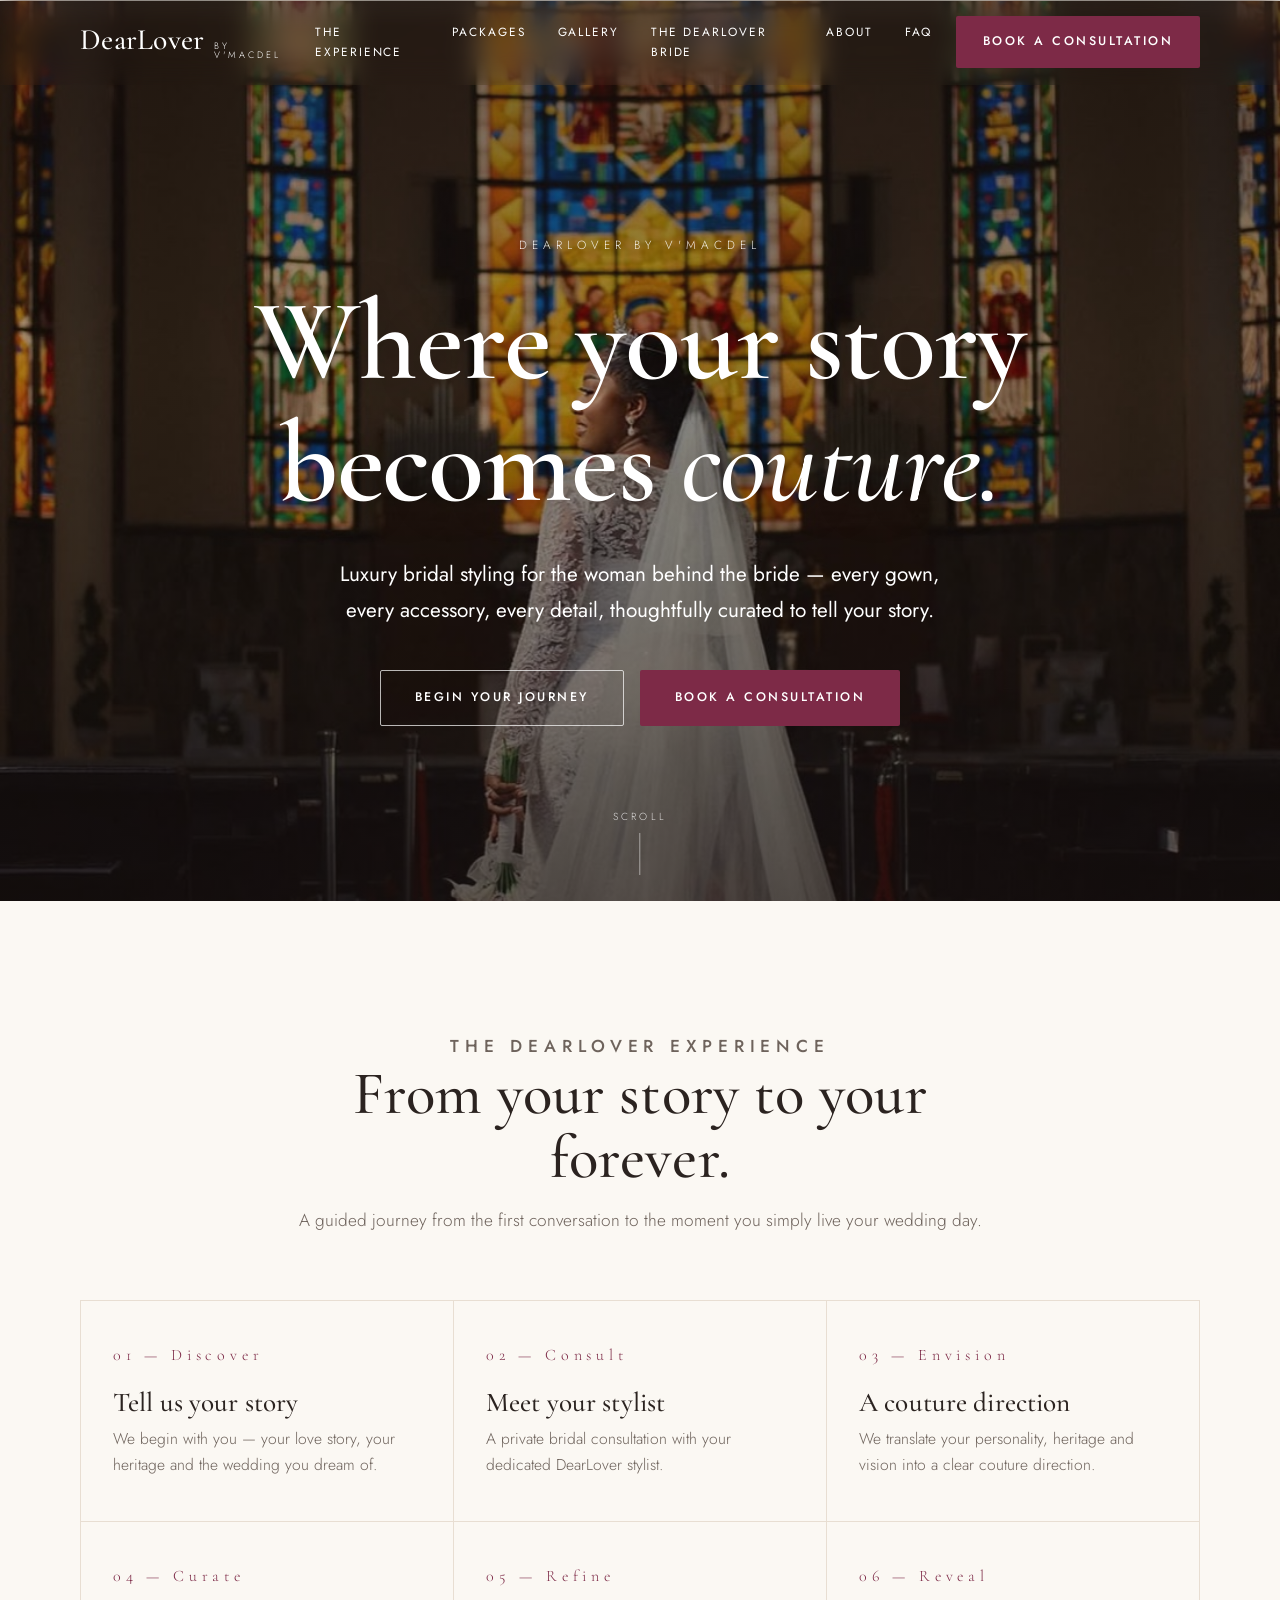
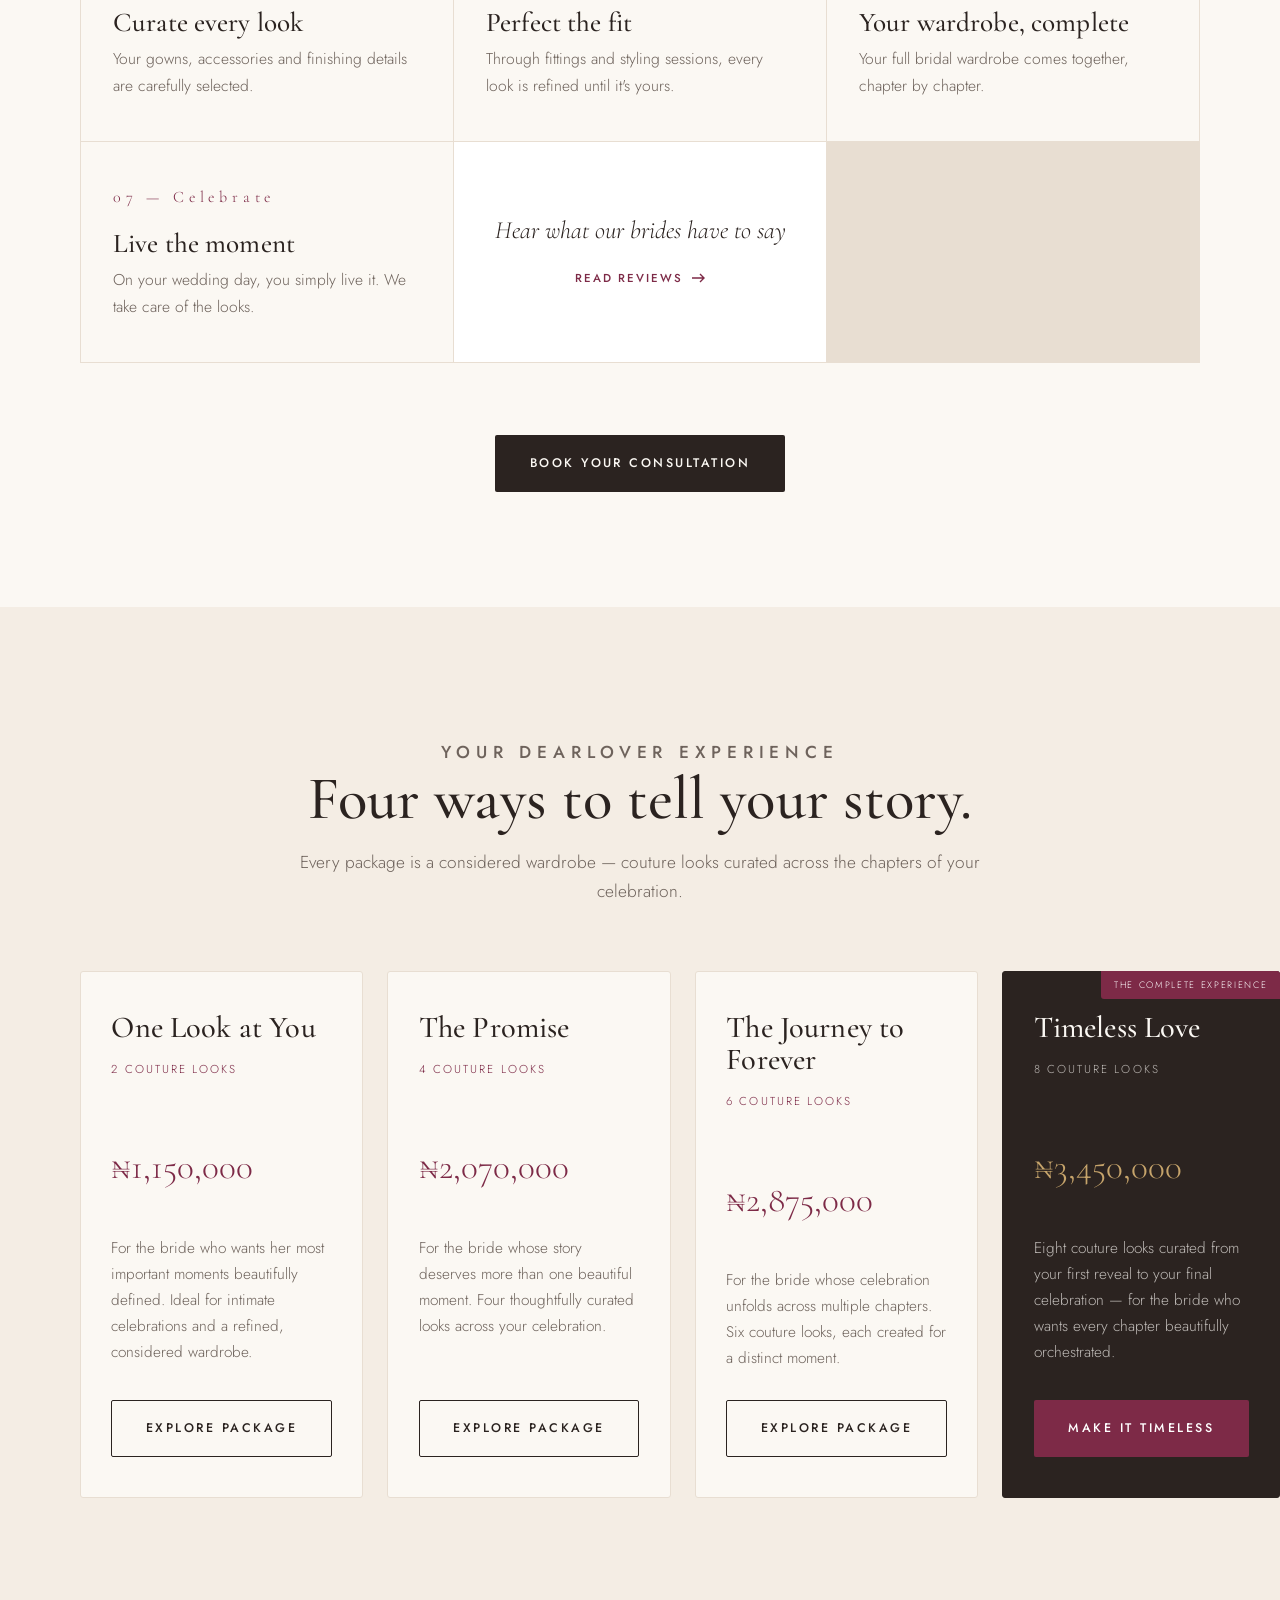
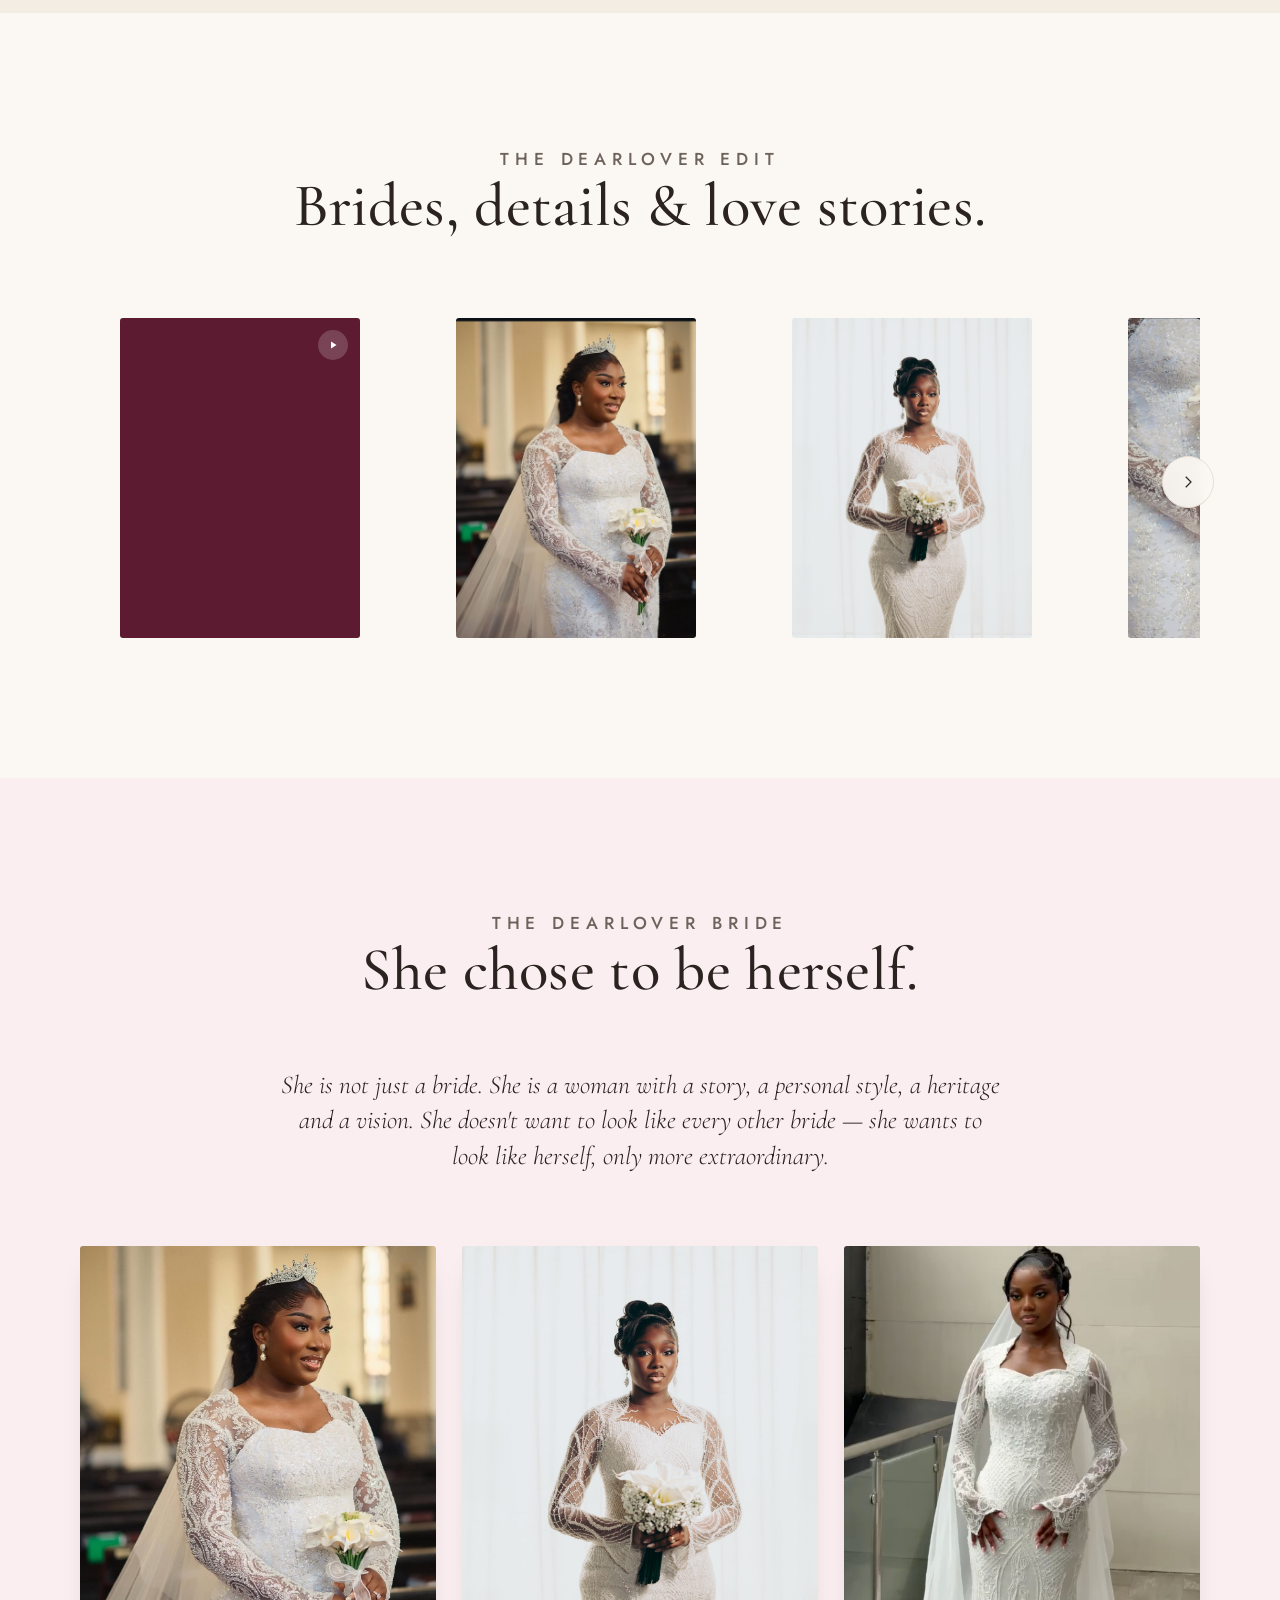
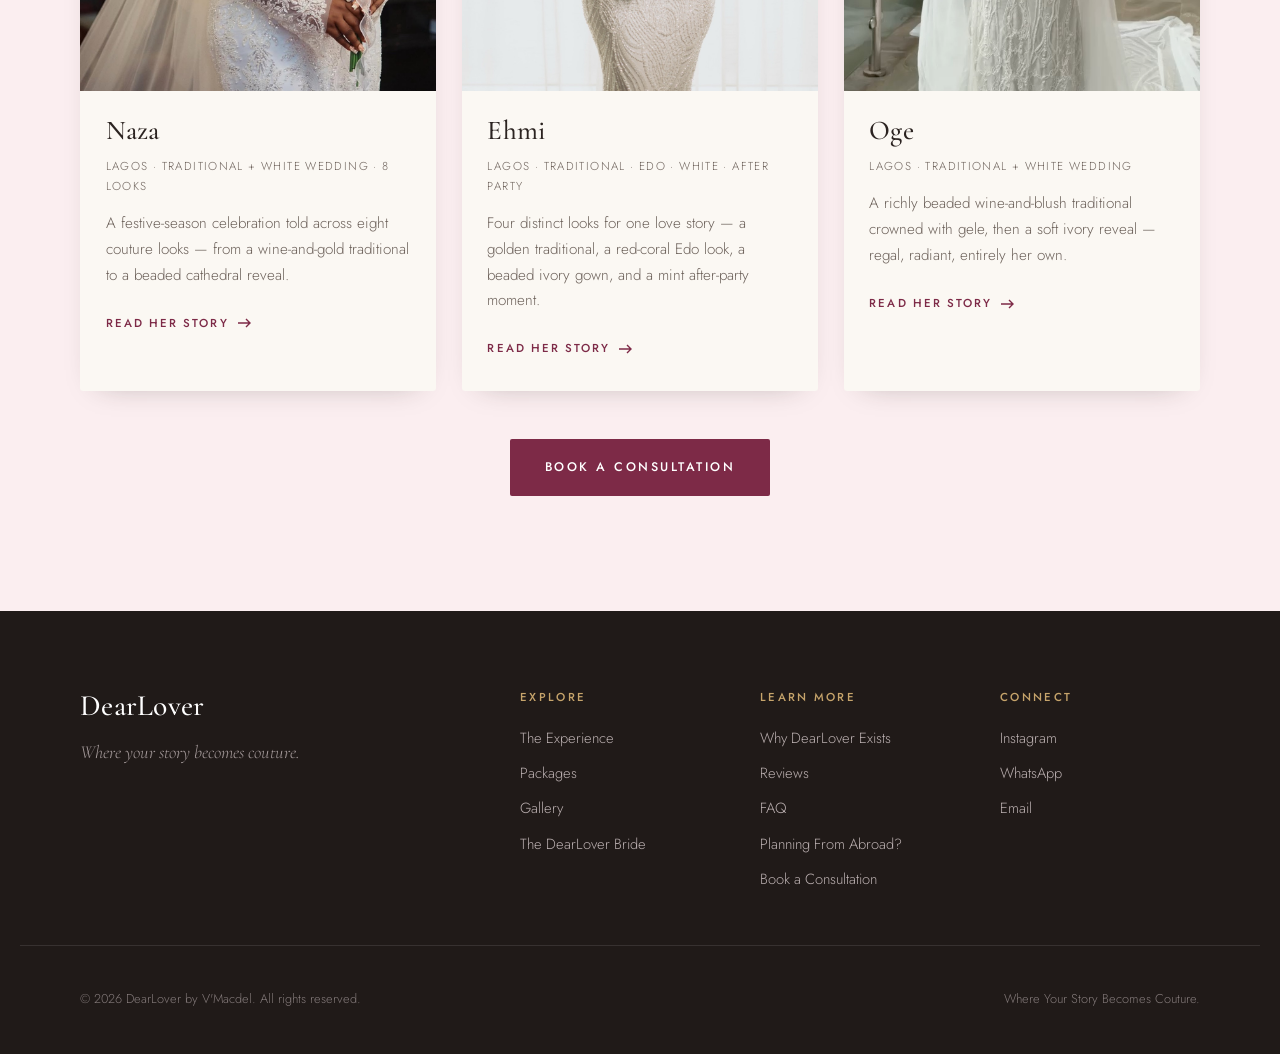
<file: index.html>
<!DOCTYPE html>
<html lang="en">
<head>
  <meta charset="UTF-8" />
  <meta name="viewport" content="width=device-width, initial-scale=1.0" />

  <!-- Google Tag Manager -->
  <script>(function(w,d,s,l,i){w[l]=w[l]||[];w[l].push({'gtm.start':
  new Date().getTime(),event:'gtm.js'});var f=d.getElementsByTagName(s)[0],
  j=d.createElement(s),dl=l!='dataLayer'?'&l='+l:'';j.async=true;j.src=
  'https://www.googletagmanager.com/gtm.js?id='+i+dl;f.parentNode.insertBefore(j,f);
  })(window,document,'script','dataLayer','GTM-NJB9P8L4');</script>
  <!-- End Google Tag Manager -->
  <title>Luxury Bridal Stylist in Lagos | DearLover</title>
  <meta name="description" content="Luxury bridal styling in Lagos, Nigeria for local and diaspora homecoming brides. Couture wedding wardrobes, curated across every ceremony." />
  <meta name="robots" content="index, follow" />
  <meta name="theme-color" content="#7D2A47" />
  <link rel="canonical" href="https://dearloverstyling.vercel.app/" />

  <!-- Open Graph -->
  <meta property="og:type" content="website" />
  <meta property="og:site_name" content="DearLover by V'Macdel" />
  <meta property="og:locale" content="en_NG" />
  <meta property="og:title" content="Luxury Bridal Stylist in Lagos | DearLover" />
  <meta property="og:description" content="Luxury bridal styling in Lagos, Nigeria for local and diaspora homecoming brides. Couture wedding wardrobes curated across every ceremony." />
  <meta property="og:url" content="https://dearloverstyling.vercel.app/" />
  <meta property="og:image" content="https://dearloverstyling.vercel.app/assets/media/augusta-5.jpg" />
  <meta property="og:image:width" content="1200" />
  <meta property="og:image:height" content="1500" />
  <meta property="og:image:alt" content="A DearLover bride at the cathedral" />

  <!-- Twitter -->
  <meta name="twitter:card" content="summary_large_image" />
  <meta name="twitter:title" content="Luxury Bridal Stylist in Lagos | DearLover" />
  <meta name="twitter:description" content="Luxury bridal styling in Lagos, Nigeria for local and diaspora homecoming brides. Couture wedding wardrobes curated across every ceremony." />
  <meta name="twitter:image" content="https://dearloverstyling.vercel.app/assets/media/augusta-5.jpg" />

  <link rel="preconnect" href="https://fonts.googleapis.com" />
  <link rel="preconnect" href="https://fonts.gstatic.com" crossorigin />
  <link href="https://fonts.googleapis.com/css2?family=Cormorant+Garamond:ital,wght@0,400;0,500;0,600;1,400;1,500;1,600&family=Jost:wght@300;400;500&display=swap" rel="stylesheet" />
  <link rel="stylesheet" href="styles.css" />
  <link rel="icon" href="data:image/svg+xml,<svg xmlns='http://www.w3.org/2000/svg' viewBox='0 0 100 100'><text y='.9em' font-size='90'>🤍</text></svg>" />

  <!-- Structured data: Organization -->
  <script type="application/ld+json">
  {
    "@context": "https://schema.org",
    "@type": "ProfessionalService",
    "@id": "https://dearloverstyling.vercel.app/#organization",
    "name": "DearLover by V'Macdel",
    "alternateName": "DearLover",
    "description": "Luxury bridal styling house creating personal, couture wedding wardrobes for brides in Lagos, Nigeria and diaspora homecoming brides from the UK and Canada.",
    "url": "https://dearloverstyling.vercel.app/",
    "image": "https://dearloverstyling.vercel.app/assets/media/augusta-5.jpg",
    "priceRange": "₦₦₦",
    "address": { "@type": "PostalAddress", "addressLocality": "Lagos", "addressCountry": "NG" },
    "areaServed": [
      { "@type": "Country", "name": "Nigeria" },
      { "@type": "Country", "name": "United Kingdom" },
      { "@type": "Country", "name": "Canada" }
    ],
    "sameAs": ["https://www.instagram.com/dearlover_styling/"],
    "founder": { "@type": "Person", "name": "Valerie Adio" }
  }
  </script>

  <!-- Structured data: Services / Packages -->
  <script type="application/ld+json">
  {
    "@context": "https://schema.org",
    "@type": "Service",
    "serviceType": "Bridal Styling",
    "provider": { "@id": "https://dearloverstyling.vercel.app/#organization" },
    "areaServed": ["Nigeria", "United Kingdom", "Canada"],
    "hasOfferCatalog": {
      "@type": "OfferCatalog",
      "name": "DearLover by V'Macdel Packages",
      "itemListElement": [
        { "@type": "Offer", "name": "One Look at You", "description": "2 couture looks", "price": "1150000", "priceCurrency": "NGN" },
        { "@type": "Offer", "name": "The Promise", "description": "4 couture looks", "price": "2070000", "priceCurrency": "NGN" },
        { "@type": "Offer", "name": "The Journey to Forever", "description": "6 couture looks", "price": "2875000", "priceCurrency": "NGN" },
        { "@type": "Offer", "name": "Timeless Love", "description": "8 couture looks", "price": "3450000", "priceCurrency": "NGN" }
      ]
    }
  }
  </script>
</head>
<body>
  <!-- Google Tag Manager (noscript) -->
  <noscript><iframe src="https://www.googletagmanager.com/ns.html?id=GTM-NJB9P8L4"
  height="0" width="0" style="display:none;visibility:hidden"></iframe></noscript>
  <!-- End Google Tag Manager (noscript) -->

  <!-- Header -->
  <header class="site-header on-hero" id="top">
    <div class="container header-inner">
      <a href="#top" class="brand">
        <span class="brand-name">DearLover</span>
        <span class="brand-sub">by V'Macdel</span>
      </a>
      <nav class="main-nav" aria-label="Primary">
        <a href="#experience">The Experience</a>
        <a href="#packages">Packages</a>
        <a href="#gallery">Gallery</a>
        <a href="#brides">The DearLover Bride</a>
        <a href="about.html">About</a>
        <a href="faq.html">FAQ</a>
      </nav>
      <div class="header-actions">
        <a href="consultation.html" class="btn btn-wine">Book a Consultation</a>
        <button class="nav-toggle" aria-label="Open menu" aria-expanded="false"><span></span><span></span><span></span></button>
      </div>
    </div>
  </header>

  <!-- Hero (background alternates: film ⇄ Naza 5) -->
  <section class="hero">
    <div class="hero-bg">
      <video class="hero-layer hero-video is-active" autoplay muted loop playsinline poster="assets/media/augusta-5.jpg" src="assets/media/clip-1.mp4"></video>
      <img class="hero-layer hero-photo" src="assets/media/augusta-5.jpg" alt="A DearLover bride at the cathedral" fetchpriority="high" />
    </div>
    <div class="hero-inner">
      <p class="hero-kicker">DearLover by V'Macdel</p>
      <h1>Where your story<br>becomes <em>couture.</em></h1>
      <p class="hero-lead">Luxury bridal styling for the woman behind the bride — every gown, every accessory, every detail, thoughtfully curated to tell your story.</p>
      <div class="hero-cta">
        <a href="#experience" class="btn btn-outline-light">Begin Your Journey</a>
        <a href="consultation.html" class="btn btn-wine">Book a Consultation</a>
      </div>
    </div>
    <a href="#experience" class="scroll-cue">Scroll</a>
  </section>

  <!-- The Experience -->
  <section class="experience" id="experience">
    <div class="container">
      <div class="section-head center">
        <p class="eyebrow">The DearLover Experience</p>
        <h2>From your story to your forever.</h2>
        <p>A guided journey from the first conversation to the moment you simply live your wedding day.</p>
      </div>
      <div class="timeline">
        <article class="tl-step"><span class="tl-num">01 — Discover</span><h3>Tell us your story</h3><p>We begin with you — your love story, your heritage and the wedding you dream of.</p></article>
        <article class="tl-step"><span class="tl-num">02 — Consult</span><h3>Meet your stylist</h3><p>A private bridal consultation with your dedicated DearLover stylist.</p></article>
        <article class="tl-step"><span class="tl-num">03 — Envision</span><h3>A couture direction</h3><p>We translate your personality, heritage and vision into a clear couture direction.</p></article>
        <article class="tl-step"><span class="tl-num">04 — Curate</span><h3>Curate every look</h3><p>Your gowns, accessories and finishing details are carefully selected.</p></article>
        <article class="tl-step"><span class="tl-num">05 — Refine</span><h3>Perfect the fit</h3><p>Through fittings and styling sessions, every look is refined until it's yours.</p></article>
        <article class="tl-step"><span class="tl-num">06 — Reveal</span><h3>Your wardrobe, complete</h3><p>Your full bridal wardrobe comes together, chapter by chapter.</p></article>
        <article class="tl-step"><span class="tl-num">07 — Celebrate</span><h3>Live the moment</h3><p>On your wedding day, you simply live it. We take care of the looks.</p></article>
        <a class="tl-step tl-review" href="reviews.html" style="background:#fff;display:grid;place-items:center;text-align:center">
          <div>
            <p style="font-family:var(--serif);font-style:italic;font-size:1.55rem;line-height:1.3;margin:0 0 1rem;color:var(--espresso)">Hear what our brides have to say</p>
            <span class="tl-arrow" style="display:inline-flex;align-items:center;gap:.5rem;font-size:.72rem;letter-spacing:.18em;text-transform:uppercase;color:var(--wine);font-weight:500">Read reviews <svg width="14" height="10" viewBox="0 0 14 10" fill="none" stroke="currentColor" stroke-width="1.4"><path d="M1 5h12M9 1l4 4-4 4"/></svg></span>
          </div>
        </a>
      </div>
      <div class="experience-outro"><a href="consultation.html" class="btn btn-dark">Book Your Consultation</a></div>
    </div>
  </section>

  <!-- Packages -->
  <section class="packages" id="packages">
    <div class="container">
      <div class="section-head center">
        <p class="eyebrow">Your DearLover Experience</p>
        <h2>Four ways to tell your story.</h2>
        <p>Every package is a considered wardrobe — couture looks curated across the chapters of your celebration.</p>
      </div>
      <div class="package-grid">
        <article class="pkg">
          <h3 class="pkg-name">One Look at You</h3>
          <p class="pkg-looks">2 Couture Looks</p>
          <p class="pkg-price">₦1,150,000</p>
          <p class="pkg-desc">For the bride who wants her most important moments beautifully defined. Ideal for intimate celebrations and a refined, considered wardrobe.</p>
          <a href="consultation.html" class="btn btn-outline">Explore Package</a>
        </article>
        <article class="pkg">
          <h3 class="pkg-name">The Promise</h3>
          <p class="pkg-looks">4 Couture Looks</p>
          <p class="pkg-price">₦2,070,000</p>
          <p class="pkg-desc">For the bride whose story deserves more than one beautiful moment. Four thoughtfully curated looks across your celebration.</p>
          <a href="consultation.html" class="btn btn-outline">Explore Package</a>
        </article>
        <article class="pkg">
          <h3 class="pkg-name">The Journey to Forever</h3>
          <p class="pkg-looks">6 Couture Looks</p>
          <p class="pkg-price">₦2,875,000</p>
          <p class="pkg-desc">For the bride whose celebration unfolds across multiple chapters. Six couture looks, each created for a distinct moment.</p>
          <a href="consultation.html" class="btn btn-outline">Explore Package</a>
        </article>
        <article class="pkg featured">
          <span class="pkg-flag">The Complete Experience</span>
          <h3 class="pkg-name">Timeless Love</h3>
          <p class="pkg-looks">8 Couture Looks</p>
          <p class="pkg-price">₦3,450,000</p>
          <p class="pkg-desc">Eight couture looks curated from your first reveal to your final celebration — for the bride who wants every chapter beautifully orchestrated.</p>
          <a href="consultation.html" class="btn btn-wine">Make It Timeless</a>
        </article>
      </div>
    </div>
  </section>

  <!-- Gallery (one-line slider) -->
  <section class="gallery" id="gallery">
    <div class="container">
      <div class="section-head center">
        <p class="eyebrow">The DearLover Edit</p>
        <h2>Brides, details &amp; love stories.</h2>
      </div>
      <div class="slider">
        <button class="slider-nav prev" aria-label="Previous"><svg viewBox="0 0 24 24" fill="none" stroke="currentColor" stroke-width="1.6"><path d="M15 5l-7 7 7 7"/></svg></button>
        <div class="slider-track" id="sliderTrack"><!-- injected by script.js --></div>
        <button class="slider-nav next" aria-label="Next"><svg viewBox="0 0 24 24" fill="none" stroke="currentColor" stroke-width="1.6"><path d="M9 5l7 7-7 7"/></svg></button>
      </div>
    </div>
  </section>

  <!-- She chose to be herself -->
  <section class="brides" id="brides">
    <div class="container">
      <div class="section-head center">
        <p class="eyebrow">The DearLover Bride</p>
        <h2>She chose to be herself.</h2>
      </div>
      <div class="brides-intro">
        <p>She is not just a bride. She is a woman with a story, a personal style, a heritage and a vision. She doesn't want to look like every other bride — she wants to look like herself, only more extraordinary.</p>
      </div>
      <div class="bride-grid">
        <a href="bride-naza.html" class="bride-card">
          <div class="bride-media">
            <img src="assets/media/augusta-4.jpg" alt="Naza in a beaded lace gown and tiara" loading="lazy" />
          </div>
          <div class="bride-body">
            <h3 class="bride-name">Naza</h3>
            <p class="bride-meta">Lagos · Traditional + White Wedding · 8 Looks</p>
            <p class="bride-excerpt">A festive-season celebration told across eight couture looks — from a wine-and-gold traditional to a beaded cathedral reveal.</p>
            <span class="bride-link">Read her story <svg width="14" height="10" viewBox="0 0 14 10" fill="none" stroke="currentColor" stroke-width="1.4"><path d="M1 5h12M9 1l4 4-4 4"/></svg></span>
          </div>
        </a>
        <a href="bride-ehmi.html" class="bride-card">
          <div class="bride-media">
            <img src="assets/media/es-white-16.jpg" alt="Ehmi in a beaded ivory wedding gown" loading="lazy" />
          </div>
          <div class="bride-body">
            <h3 class="bride-name">Ehmi</h3>
            <p class="bride-meta">Lagos · Traditional · Edo · White · After Party</p>
            <p class="bride-excerpt">Four distinct looks for one love story — a golden traditional, a red-coral Edo look, a beaded ivory gown, and a mint after-party moment.</p>
            <span class="bride-link">Read her story <svg width="14" height="10" viewBox="0 0 14 10" fill="none" stroke="currentColor" stroke-width="1.4"><path d="M1 5h12M9 1l4 4-4 4"/></svg></span>
          </div>
        </a>
        <a href="bride-oge.html" class="bride-card">
          <div class="bride-media">
            <img src="assets/media/oge-white.jpg" alt="Oge in a beaded ivory wedding gown and veil" loading="lazy" />
          </div>
          <div class="bride-body">
            <h3 class="bride-name">Oge</h3>
            <p class="bride-meta">Lagos · Traditional + White Wedding</p>
            <p class="bride-excerpt">A richly beaded wine-and-blush traditional crowned with gele, then a soft ivory reveal — regal, radiant, entirely her own.</p>
            <span class="bride-link">Read her story <svg width="14" height="10" viewBox="0 0 14 10" fill="none" stroke="currentColor" stroke-width="1.4"><path d="M1 5h12M9 1l4 4-4 4"/></svg></span>
          </div>
        </a>
      </div>
      <div class="center" style="margin-top:3rem"><a href="consultation.html" class="btn btn-wine">Book a Consultation</a></div>
    </div>
  </section>

  <!-- Footer -->
  <footer class="site-footer">
    <div class="container footer-grid">
      <div class="footer-brand"><span class="brand"><span class="brand-name">DearLover</span></span><p>Where your story becomes couture.</p></div>
      <div class="footer-col"><h4>Explore</h4><a href="#experience">The Experience</a><a href="#packages">Packages</a><a href="#gallery">Gallery</a><a href="#brides">The DearLover Bride</a></div>
      <div class="footer-col"><h4>Learn More</h4><a href="about.html">Why DearLover Exists</a><a href="reviews.html">Reviews</a><a href="faq.html">FAQ</a><a href="homecoming.html">Planning From Abroad?</a><a href="consultation.html">Book a Consultation</a></div>
      <div class="footer-col"><h4>Connect</h4><a href="https://www.instagram.com/dearlover_styling/" target="_blank" rel="noopener">Instagram</a><a href="https://wa.me/2347065012217" target="_blank" rel="noopener">WhatsApp</a><a href="mailto:valeriemhilla@gmail.com">Email</a></div>
    </div>
    <div class="container footer-bottom"><p>© 2026 DearLover by V'Macdel. All rights reserved.</p><p>Where Your Story Becomes Couture.</p></div>
  </footer>

  <div class="mobile-cta"><a href="consultation.html" class="btn btn-wine">Book Your Consultation</a></div>
  <script src="script.js"></script>
</body>
</html>
</file>
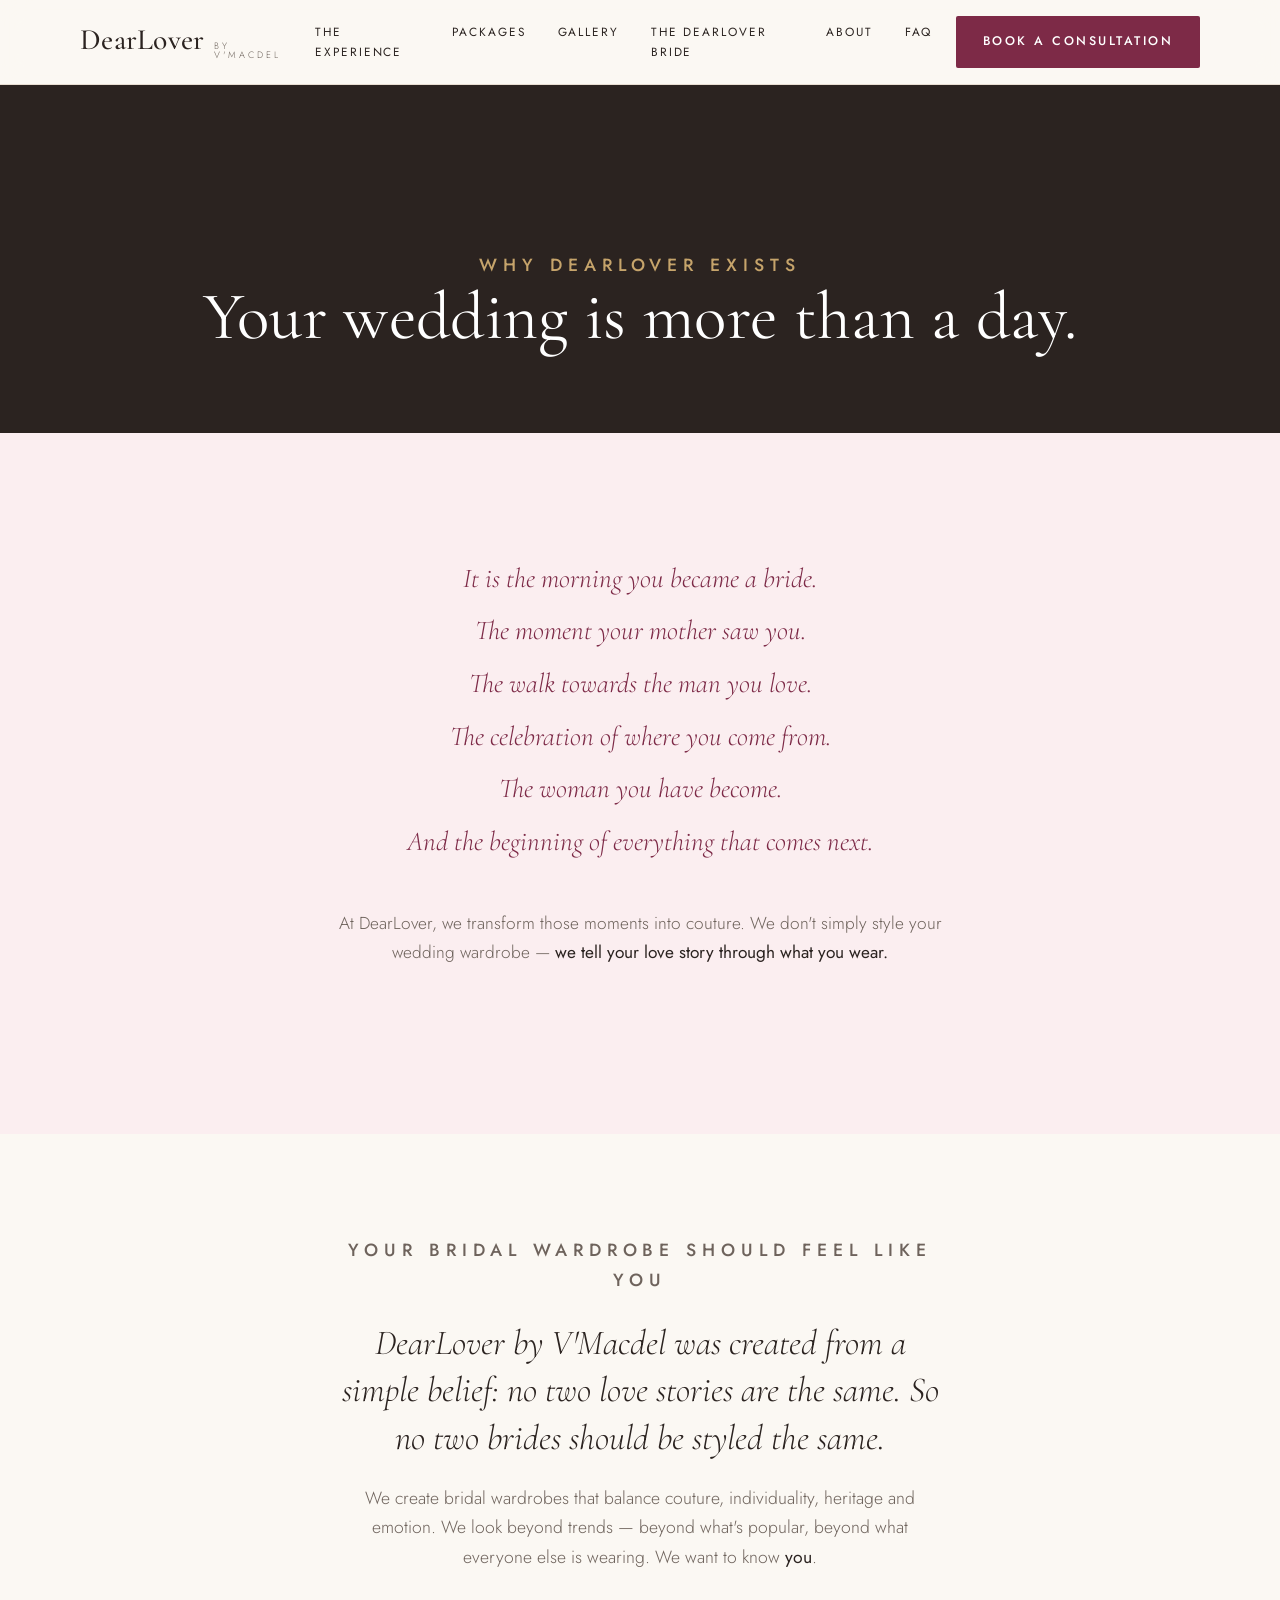
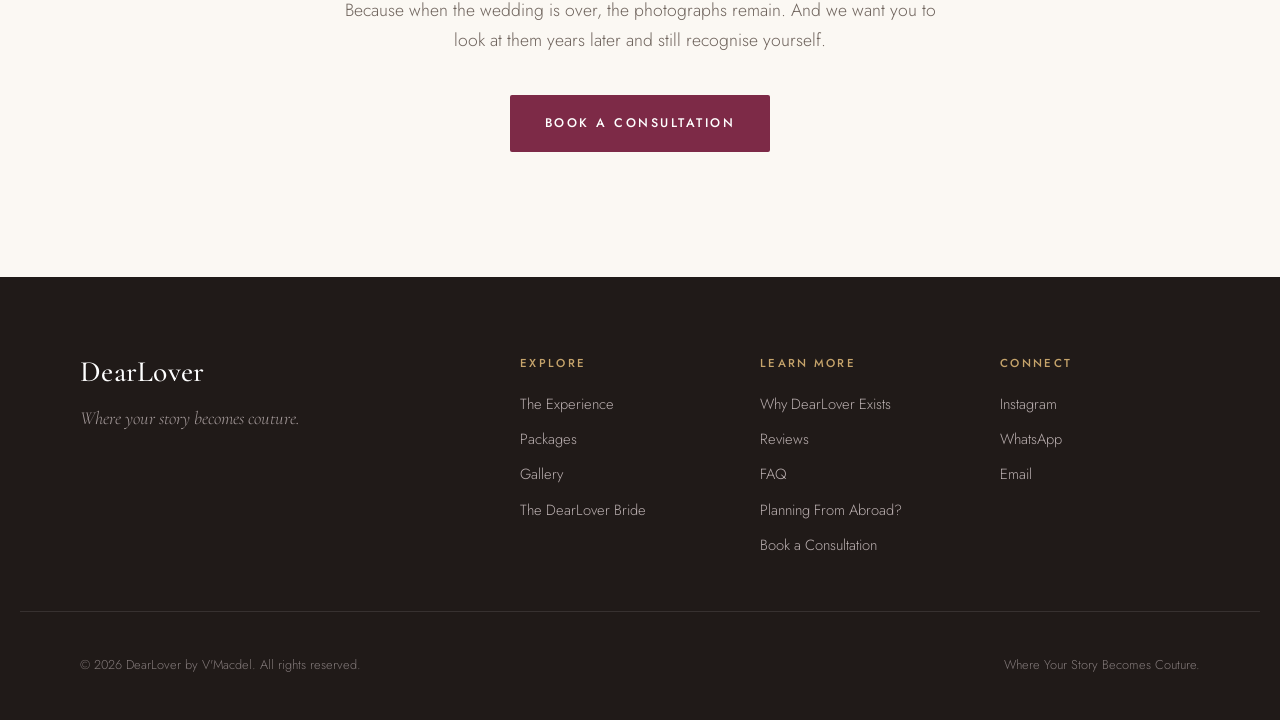
<file: about.html>
<!DOCTYPE html>
<html lang="en">
<head>
  <meta charset="UTF-8" />
  <meta name="viewport" content="width=device-width, initial-scale=1.0" />

  <!-- Google Tag Manager -->
  <script>(function(w,d,s,l,i){w[l]=w[l]||[];w[l].push({'gtm.start':
  new Date().getTime(),event:'gtm.js'});var f=d.getElementsByTagName(s)[0],
  j=d.createElement(s),dl=l!='dataLayer'?'&l='+l:'';j.async=true;j.src=
  'https://www.googletagmanager.com/gtm.js?id='+i+dl;f.parentNode.insertBefore(j,f);
  })(window,document,'script','dataLayer','GTM-NJB9P8L4');</script>
  <!-- End Google Tag Manager -->
  <title>Why DearLover Exists | Luxury Bridal Styling Lagos</title>
  <meta name="description" content="DearLover by V'Macdel was built on a simple belief: no two love stories are the same, so no two brides should be styled the same. Discover our story." />
  <meta name="robots" content="index, follow" />
  <meta name="theme-color" content="#7D2A47" />
  <link rel="canonical" href="https://dearloverstyling.vercel.app/about.html" />

  <!-- Open Graph -->
  <meta property="og:type" content="website" />
  <meta property="og:site_name" content="DearLover by V'Macdel" />
  <meta property="og:locale" content="en_NG" />
  <meta property="og:title" content="Why DearLover Exists | Luxury Bridal Styling Lagos" />
  <meta property="og:description" content="DearLover by V'Macdel was built on a simple belief: no two love stories are the same, so no two brides should be styled the same." />
  <meta property="og:url" content="https://dearloverstyling.vercel.app/about.html" />
  <meta property="og:image" content="https://dearloverstyling.vercel.app/assets/media/augusta-5.jpg" />
  <meta property="og:image:width" content="1200" />
  <meta property="og:image:height" content="1500" />

  <!-- Twitter -->
  <meta name="twitter:card" content="summary_large_image" />
  <meta name="twitter:title" content="Why DearLover Exists | Luxury Bridal Styling Lagos" />
  <meta name="twitter:description" content="DearLover by V'Macdel was built on a simple belief: no two love stories are the same, so no two brides should be styled the same." />
  <meta name="twitter:image" content="https://dearloverstyling.vercel.app/assets/media/augusta-5.jpg" />

  <link rel="preconnect" href="https://fonts.googleapis.com" />
  <link rel="preconnect" href="https://fonts.gstatic.com" crossorigin />
  <link href="https://fonts.googleapis.com/css2?family=Cormorant+Garamond:ital,wght@0,400;0,500;0,600;1,400;1,500;1,600&family=Jost:wght@300;400;500&display=swap" rel="stylesheet" />
  <link rel="stylesheet" href="styles.css" />
  <link rel="icon" href="data:image/svg+xml,<svg xmlns='http://www.w3.org/2000/svg' viewBox='0 0 100 100'><text y='.9em' font-size='90'>🤍</text></svg>" />

  <!-- Structured data: Organization -->
  <script type="application/ld+json">
  {
    "@context": "https://schema.org",
    "@type": "ProfessionalService",
    "@id": "https://dearloverstyling.vercel.app/#organization",
    "name": "DearLover by V'Macdel",
    "alternateName": "DearLover",
    "description": "Luxury bridal styling house creating personal, couture wedding wardrobes for brides in Lagos, Nigeria and diaspora homecoming brides from the UK and Canada.",
    "url": "https://dearloverstyling.vercel.app/",
    "image": "https://dearloverstyling.vercel.app/assets/media/augusta-5.jpg",
    "priceRange": "₦₦₦",
    "address": { "@type": "PostalAddress", "addressLocality": "Lagos", "addressCountry": "NG" },
    "areaServed": [
      { "@type": "Country", "name": "Nigeria" },
      { "@type": "Country", "name": "United Kingdom" },
      { "@type": "Country", "name": "Canada" }
    ],
    "sameAs": ["https://www.instagram.com/dearlover_styling/"],
    "founder": { "@type": "Person", "name": "Valerie Adio" }
  }
  </script>

  <!-- Structured data: Breadcrumb -->
  <script type="application/ld+json">
  {
    "@context": "https://schema.org",
    "@type": "BreadcrumbList",
    "itemListElement": [
      { "@type": "ListItem", "position": 1, "name": "Home", "item": "https://dearloverstyling.vercel.app/" },
      { "@type": "ListItem", "position": 2, "name": "Why DearLover Exists", "item": "https://dearloverstyling.vercel.app/about.html" }
    ]
  }
  </script>
</head>
<body>
  <!-- Google Tag Manager (noscript) -->
  <noscript><iframe src="https://www.googletagmanager.com/ns.html?id=GTM-NJB9P8L4"
  height="0" width="0" style="display:none;visibility:hidden"></iframe></noscript>
  <!-- End Google Tag Manager (noscript) -->

  <header class="site-header" id="top">
    <div class="container header-inner">
      <a href="index.html" class="brand"><span class="brand-name">DearLover</span><span class="brand-sub">by V'Macdel</span></a>
      <nav class="main-nav" aria-label="Primary">
        <a href="index.html#experience">The Experience</a>
        <a href="index.html#packages">Packages</a>
        <a href="index.html#gallery">Gallery</a>
        <a href="index.html#brides">The DearLover Bride</a>
        <a href="about.html">About</a>
        <a href="faq.html">FAQ</a>
      </nav>
      <div class="header-actions">
        <a href="consultation.html" class="btn btn-wine">Book a Consultation</a>
        <button class="nav-toggle" aria-label="Open menu" aria-expanded="false"><span></span><span></span><span></span></button>
      </div>
    </div>
  </header>

  <section class="page-hero">
    <div class="container">
      <p class="eyebrow">Why DearLover Exists</p>
      <h1>Your wedding is more than a day.</h1>
    </div>
  </section>

  <!-- Emotional intro -->
  <section class="intro">
    <div class="container">
      <div class="intro-lines">
        <p>It is the morning you became a bride.</p>
        <p>The moment your mother saw you.</p>
        <p>The walk towards the man you love.</p>
        <p>The celebration of where you come from.</p>
        <p>The woman you have become.</p>
        <p>And the beginning of everything that comes next.</p>
      </div>
      <p class="intro-body">At DearLover, we transform those moments into couture. We don't simply style your wedding wardrobe — <strong>we tell your love story through what you wear.</strong></p>
    </div>
  </section>

  <section class="page-section">
    <div class="container prose center">
      <p class="eyebrow" style="text-align:center">Your bridal wardrobe should feel like you</p>
      <p class="lead-serif">DearLover by V'Macdel was created from a simple belief: no two love stories are the same. So no two brides should be styled the same.</p>
      <p>We create bridal wardrobes that balance couture, individuality, heritage and emotion. We look beyond trends — beyond what's popular, beyond what everyone else is wearing. We want to know <strong>you</strong>.</p>
      <p>Because when the wedding is over, the photographs remain. And we want you to look at them years later and still recognise yourself.</p>
      <p style="margin-top:2.5rem"><a href="consultation.html" class="btn btn-wine">Book a Consultation</a></p>
    </div>
  </section>

  <footer class="site-footer">
    <div class="container footer-grid">
      <div class="footer-brand"><span class="brand"><span class="brand-name">DearLover</span></span><p>Where your story becomes couture.</p></div>
      <div class="footer-col"><h4>Explore</h4><a href="index.html#experience">The Experience</a><a href="index.html#packages">Packages</a><a href="index.html#gallery">Gallery</a><a href="index.html#brides">The DearLover Bride</a></div>
      <div class="footer-col"><h4>Learn More</h4><a href="about.html">Why DearLover Exists</a><a href="reviews.html">Reviews</a><a href="faq.html">FAQ</a><a href="homecoming.html">Planning From Abroad?</a><a href="consultation.html">Book a Consultation</a></div>
      <div class="footer-col"><h4>Connect</h4><a href="https://www.instagram.com/dearlover_styling/" target="_blank" rel="noopener">Instagram</a><a href="https://wa.me/2347065012217" target="_blank" rel="noopener">WhatsApp</a><a href="mailto:valeriemhilla@gmail.com">Email</a></div>
    </div>
    <div class="container footer-bottom"><p>© 2026 DearLover by V'Macdel. All rights reserved.</p><p>Where Your Story Becomes Couture.</p></div>
  </footer>

  <div class="mobile-cta"><a href="consultation.html" class="btn btn-wine">Book Your Consultation</a></div>
  <script src="script.js"></script>
</body>
</html>
</file>
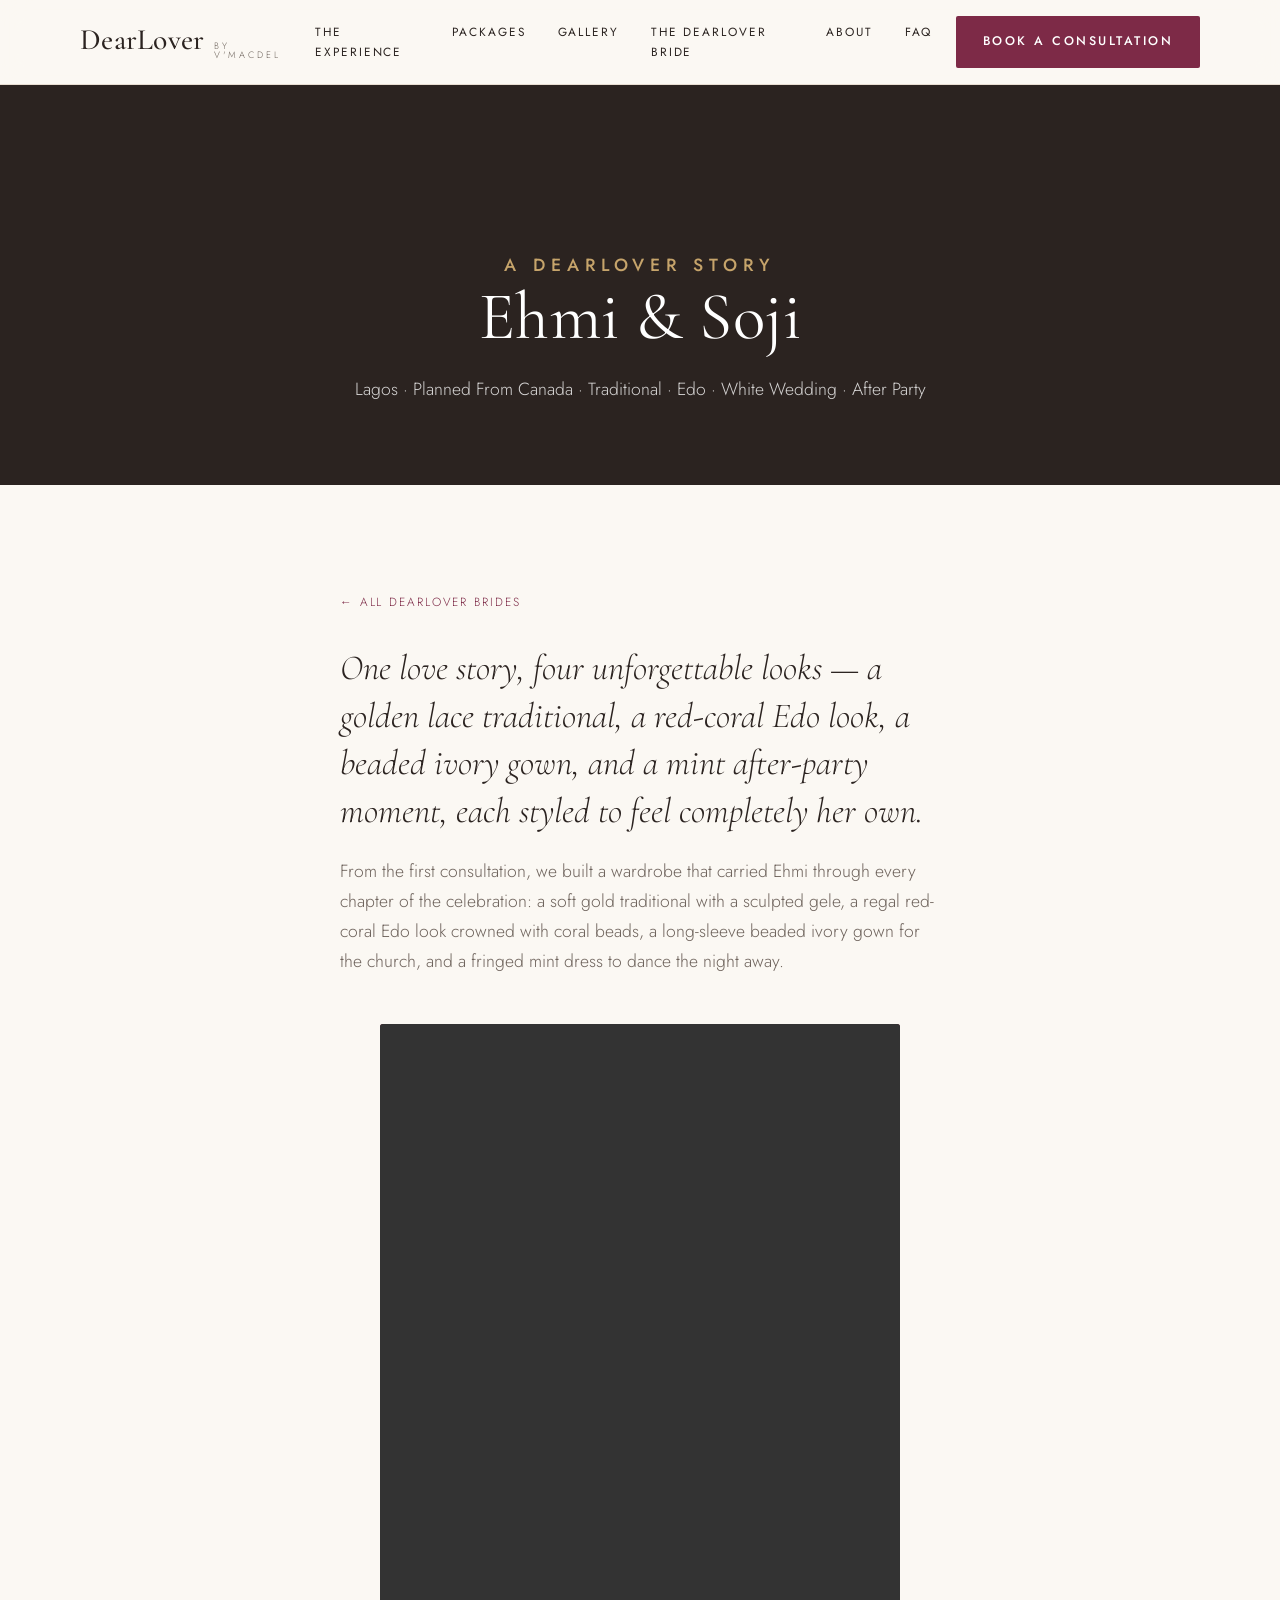
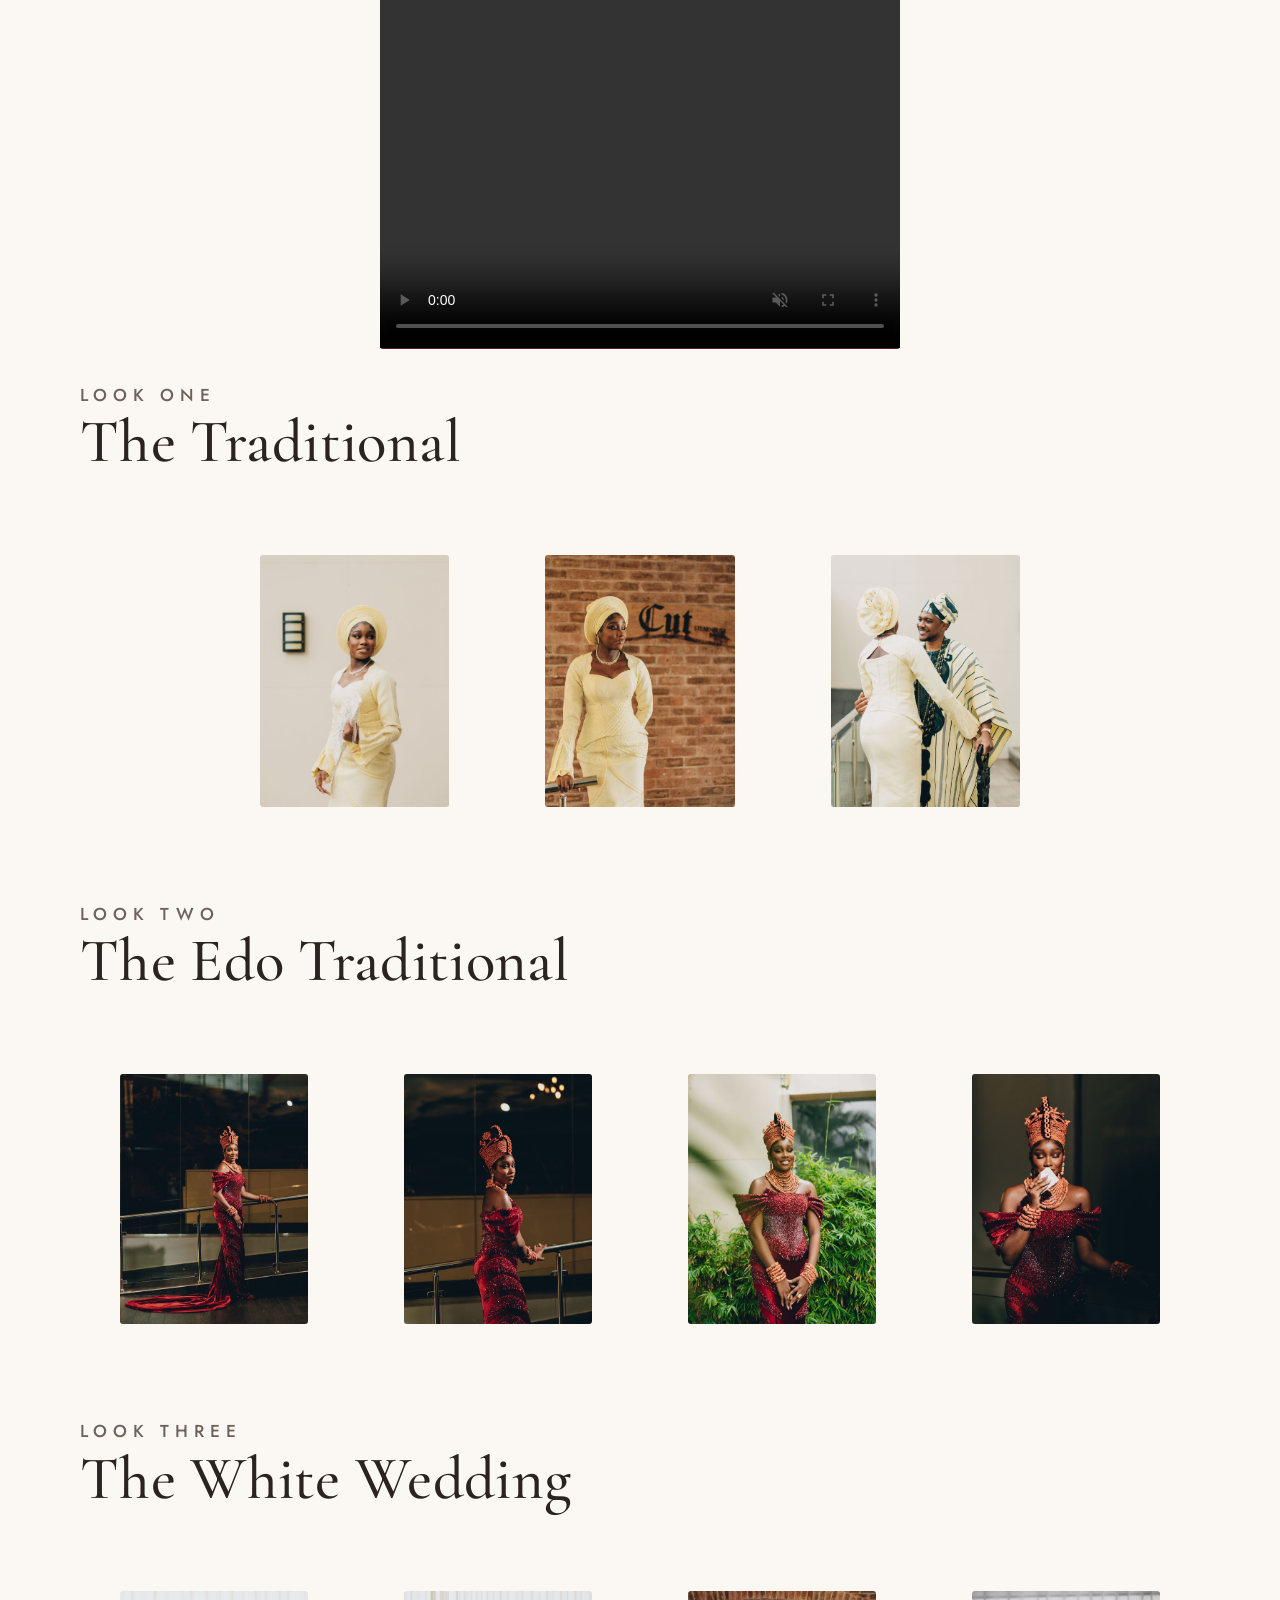
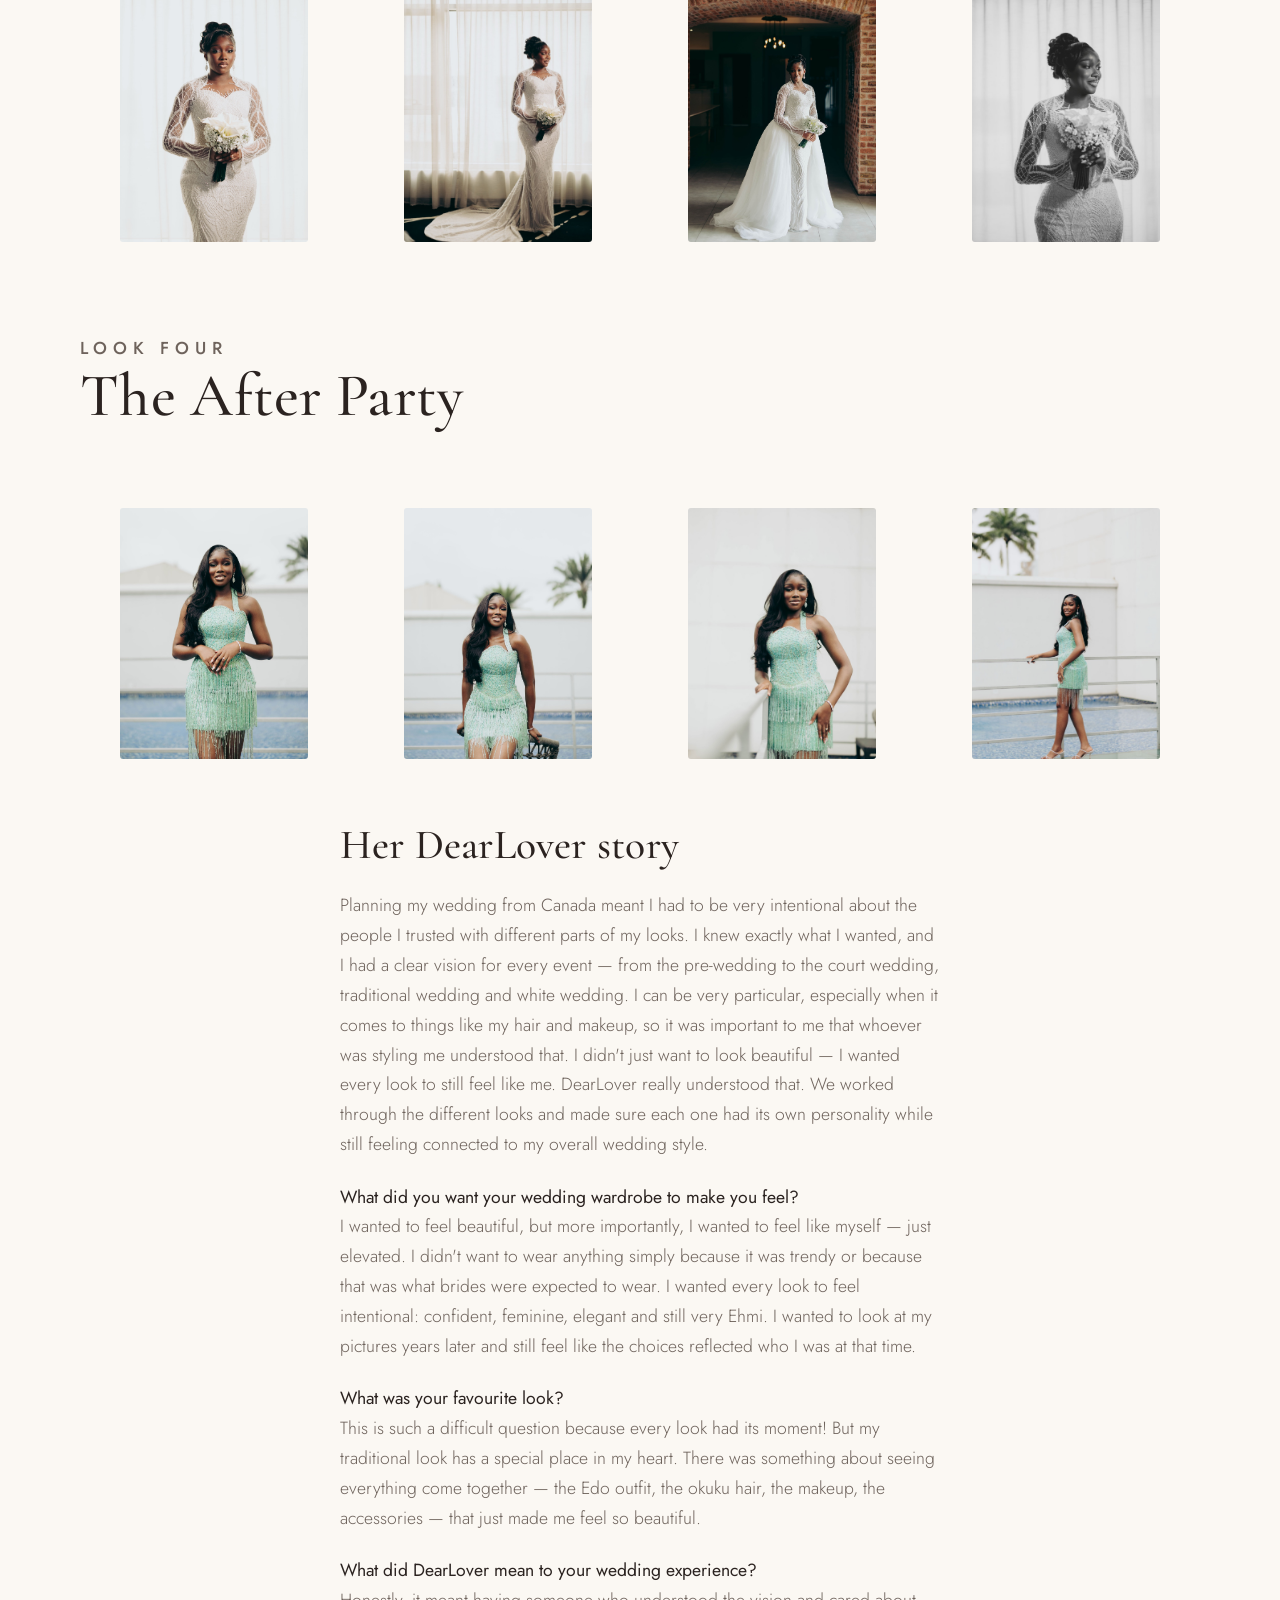
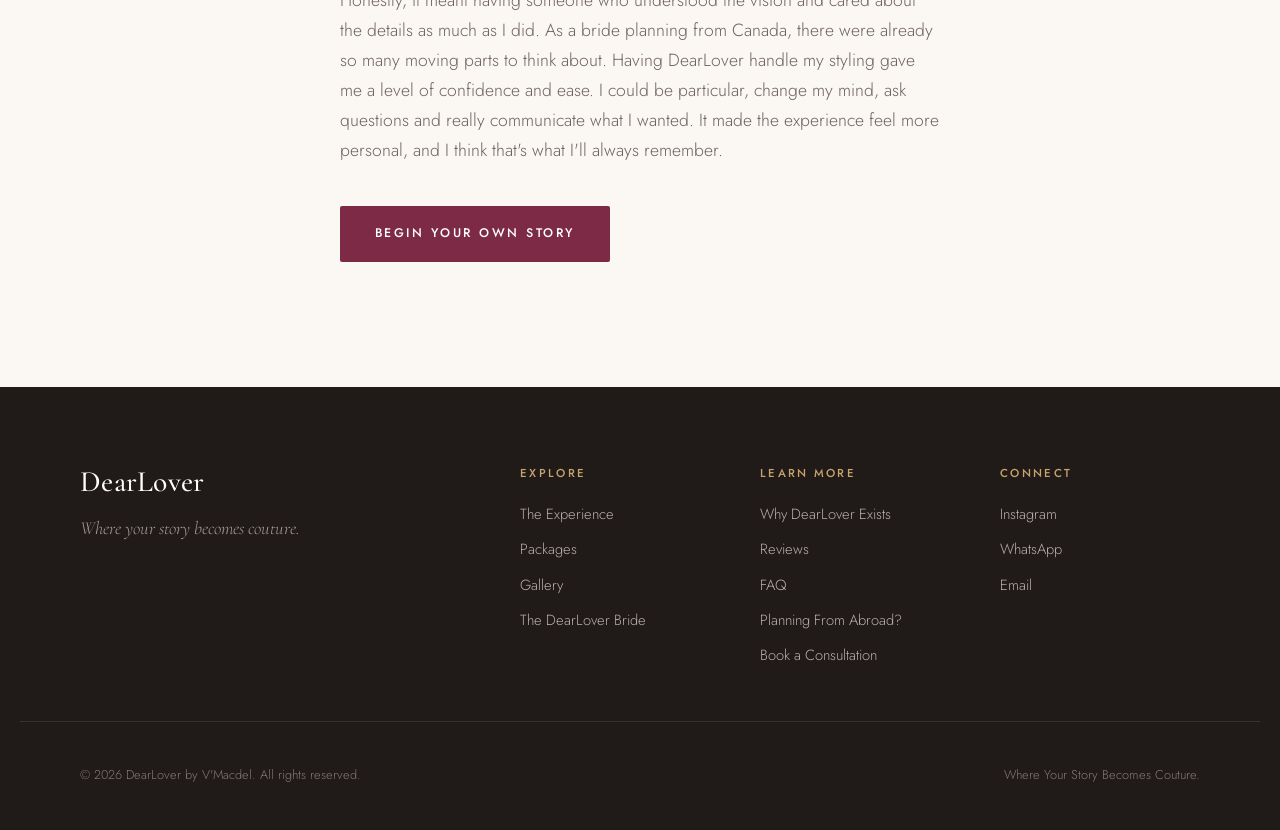
<file: bride-ehmi-soji.html>
<!DOCTYPE html>
<html lang="en">
<head>
  <meta charset="UTF-8" />
  <meta name="viewport" content="width=device-width, initial-scale=1.0" />
  <title>Ehmi &amp; Soji's Bridal Story — 4 Looks | DearLover</title>
  <meta name="description" content="A DearLover bride story — Ehmi &amp; Soji's wedding styled across four couture looks: traditional, Edo, white wedding and after-party." />
  <meta name="robots" content="index, follow" />
  <meta name="theme-color" content="#7D2A47" />
  <link rel="canonical" href="https://dearmylover.vercel.app/bride-ehmi-soji.html" />

  <!-- Open Graph -->
  <meta property="og:type" content="article" />
  <meta property="og:site_name" content="DearLover by V'Macdel" />
  <meta property="og:locale" content="en_NG" />
  <meta property="og:title" content="Ehmi &amp; Soji's Bridal Story — 4 Looks | DearLover" />
  <meta property="og:description" content="A DearLover bride story — Ehmi &amp; Soji's wedding styled across four couture looks: a golden traditional, red-coral Edo look, beaded ivory gown and mint after-party." />
  <meta property="og:url" content="https://dearmylover.vercel.app/bride-ehmi-soji.html" />
  <meta property="og:image" content="https://dearmylover.vercel.app/assets/media/es-white-16.jpg" />
  <meta property="og:image:width" content="1200" />
  <meta property="og:image:height" content="1500" />

  <!-- Twitter -->
  <meta name="twitter:card" content="summary_large_image" />
  <meta name="twitter:title" content="Ehmi &amp; Soji's Bridal Story — 4 Looks | DearLover" />
  <meta name="twitter:description" content="A DearLover bride story — four couture looks across one wedding: traditional, Edo, white wedding and after-party." />
  <meta name="twitter:image" content="https://dearmylover.vercel.app/assets/media/es-white-16.jpg" />

  <link rel="preconnect" href="https://fonts.googleapis.com" />
  <link rel="preconnect" href="https://fonts.gstatic.com" crossorigin />
  <link href="https://fonts.googleapis.com/css2?family=Cormorant+Garamond:ital,wght@0,400;0,500;0,600;1,400;1,500;1,600&family=Jost:wght@300;400;500&display=swap" rel="stylesheet" />
  <link rel="stylesheet" href="styles.css" />
  <link rel="icon" href="data:image/svg+xml,<svg xmlns='http://www.w3.org/2000/svg' viewBox='0 0 100 100'><text y='.9em' font-size='90'>🤍</text></svg>" />

  <!-- Structured data: Organization -->
  <script type="application/ld+json">
  {
    "@context": "https://schema.org",
    "@type": "ProfessionalService",
    "@id": "https://dearmylover.vercel.app/#organization",
    "name": "DearLover by V'Macdel",
    "alternateName": "DearLover",
    "description": "Luxury bridal styling house creating personal, couture wedding wardrobes for brides in Lagos, Nigeria and diaspora homecoming brides from the UK and Canada.",
    "url": "https://dearmylover.vercel.app/",
    "image": "https://dearmylover.vercel.app/assets/media/augusta-5.jpg",
    "priceRange": "₦₦₦",
    "address": { "@type": "PostalAddress", "addressLocality": "Lagos", "addressCountry": "NG" },
    "areaServed": [
      { "@type": "Country", "name": "Nigeria" },
      { "@type": "Country", "name": "United Kingdom" },
      { "@type": "Country", "name": "Canada" }
    ],
    "sameAs": ["https://www.instagram.com/dearlover_styling/"],
    "founder": { "@type": "Person", "name": "Valerie Adio" }
  }
  </script>

  <!-- Structured data: Breadcrumb -->
  <script type="application/ld+json">
  {
    "@context": "https://schema.org",
    "@type": "BreadcrumbList",
    "itemListElement": [
      { "@type": "ListItem", "position": 1, "name": "Home", "item": "https://dearmylover.vercel.app/" },
      { "@type": "ListItem", "position": 2, "name": "The DearLover Bride", "item": "https://dearmylover.vercel.app/index.html#brides" },
      { "@type": "ListItem", "position": 3, "name": "Ehmi & Soji", "item": "https://dearmylover.vercel.app/bride-ehmi-soji.html" }
    ]
  }
  </script>
</head>
<body>

  <header class="site-header" id="top">
    <div class="container header-inner">
      <a href="index.html" class="brand"><span class="brand-name">DearLover</span><span class="brand-sub">by V'Macdel</span></a>
      <nav class="main-nav" aria-label="Primary">
        <a href="index.html#experience">The Experience</a>
        <a href="index.html#packages">Packages</a>
        <a href="index.html#gallery">Gallery</a>
        <a href="index.html#brides">The DearLover Bride</a>
        <a href="about.html">About</a>
        <a href="faq.html">FAQ</a>
      </nav>
      <div class="header-actions">
        <a href="consultation.html" class="btn btn-wine">Book a Consultation</a>
        <button class="nav-toggle" aria-label="Open menu" aria-expanded="false"><span></span><span></span><span></span></button>
      </div>
    </div>
  </header>

  <section class="page-hero">
    <div class="container">
      <p class="eyebrow">A DearLover Story</p>
      <h1>Ehmi &amp; Soji</h1>
      <p>Lagos · Planned From Canada · Traditional · Edo · White Wedding · After Party</p>
    </div>
  </section>

  <section class="page-section">
    <div class="container prose" style="margin-bottom:3rem">
      <a href="index.html#brides" class="back-link">&larr; All DearLover brides</a>
      <p class="lead-serif">One love story, four unforgettable looks — a golden lace traditional, a red-coral Edo look, a beaded ivory gown, and a mint after-party moment, each styled to feel completely her own.</p>
      <p>From the first consultation, we built a wardrobe that carried Ehmi through every chapter of the celebration: a soft gold traditional with a sculpted gele, a regal red-coral Edo look crowned with coral beads, a long-sleeve beaded ivory gown for the church, and a fringed mint dress to dance the night away.</p>
    </div>

    <!-- The Traditional -->
    <div class="container">
      <div style="border-radius:var(--radius);overflow:hidden;max-width:520px;margin:0 auto 2rem;aspect-ratio:9/16;background:var(--wine-deep)">
        <video src="assets/media/clip-ehmi-trad.mp4" muted loop playsinline controls preload="metadata" style="width:100%;height:100%;object-fit:cover"></video>
      </div>
      <div class="section-head"><p class="eyebrow">Look One</p><h2>The Traditional</h2></div>
      <div class="gallery-grid" style="grid-template-columns:repeat(3,1fr);max-width:840px;margin:0 auto">
        <figure class="g-item"><img src="assets/media/es-trad-10.jpg" alt="Ehmi in golden traditional" loading="lazy"></figure>
        <figure class="g-item"><img src="assets/media/es-trad-05.jpg" alt="Traditional portrait" loading="lazy"></figure>
        <figure class="g-item"><img src="assets/media/es-trad-13.jpg" alt="Ehmi and Soji in traditional" loading="lazy"></figure>
      </div>
    </div>

    <!-- The Edo Traditional -->
    <div class="container" style="margin-top:clamp(3rem,6vw,5rem)">
      <div class="section-head"><p class="eyebrow">Look Two</p><h2>The Edo Traditional</h2></div>
      <div class="gallery-grid" style="grid-template-columns:repeat(4,1fr)">
        <figure class="g-item"><img src="assets/media/es-trad2-03.jpg" alt="Ehmi in a red-coral Edo look" loading="lazy"></figure>
        <figure class="g-item"><img src="assets/media/es-trad2-02.jpg" alt="Edo coral-bead portrait" loading="lazy"></figure>
        <figure class="g-item"><img src="assets/media/es-trad2-06.jpg" alt="Red-coral traditional" loading="lazy"></figure>
        <figure class="g-item"><img src="assets/media/es-trad2-04.jpg" alt="Coral crown detail" loading="lazy"></figure>
      </div>
    </div>

    <!-- The White Wedding -->
    <div class="container" style="margin-top:clamp(3rem,6vw,5rem)">
      <div class="section-head"><p class="eyebrow">Look Three</p><h2>The White Wedding</h2></div>
      <div class="gallery-grid" style="grid-template-columns:repeat(4,1fr)">
        <figure class="g-item"><img src="assets/media/es-white-16.jpg" alt="Beaded ivory gown" loading="lazy"></figure>
        <figure class="g-item"><img src="assets/media/es-white-11.jpg" alt="The bride" loading="lazy"></figure>
        <figure class="g-item"><img src="assets/media/es-white-23.jpg" alt="Gown with train" loading="lazy"></figure>
        <figure class="g-item"><img src="assets/media/es-white-22.jpg" alt="Portrait in black and white" loading="lazy"></figure>
      </div>
    </div>

    <!-- The Reception -->
    <div class="container" style="margin-top:clamp(3rem,6vw,5rem)">
      <div class="section-head"><p class="eyebrow">Look Four</p><h2>The After Party</h2></div>
      <div class="gallery-grid" style="grid-template-columns:repeat(4,1fr)">
        <figure class="g-item"><img src="assets/media/es-white-04.jpg" alt="Mint reception dress" loading="lazy"></figure>
        <figure class="g-item"><img src="assets/media/es-white-02.jpg" alt="Reception look" loading="lazy"></figure>
        <figure class="g-item"><img src="assets/media/es-white-07.jpg" alt="Reception portrait" loading="lazy"></figure>
        <figure class="g-item"><img src="assets/media/es-white-09.jpg" alt="Celebrating" loading="lazy"></figure>
      </div>
    </div>

    <div class="container prose" style="margin-top:3rem">
      <h2 style="font-size:clamp(1.8rem,4vw,2.6rem);margin-bottom:1.5rem">Her DearLover story</h2>
      <p>Planning my wedding from Canada meant I had to be very intentional about the people I trusted with different parts of my looks. I knew exactly what I wanted, and I had a clear vision for every event — from the pre-wedding to the court wedding, traditional wedding and white wedding. I can be very particular, especially when it comes to things like my hair and makeup, so it was important to me that whoever was styling me understood that. I didn't just want to look beautiful — I wanted every look to still feel like me. DearLover really understood that. We worked through the different looks and made sure each one had its own personality while still feeling connected to my overall wedding style.</p>
      <p><strong>What did you want your wedding wardrobe to make you feel?</strong><br>I wanted to feel beautiful, but more importantly, I wanted to feel like myself — just elevated. I didn't want to wear anything simply because it was trendy or because that was what brides were expected to wear. I wanted every look to feel intentional: confident, feminine, elegant and still very Ehmi. I wanted to look at my pictures years later and still feel like the choices reflected who I was at that time.</p>
      <p><strong>What was your favourite look?</strong><br>This is such a difficult question because every look had its moment! But my traditional look has a special place in my heart. There was something about seeing everything come together — the Edo outfit, the okuku hair, the makeup, the accessories — that just made me feel so beautiful.</p>
      <p><strong>What did DearLover mean to your wedding experience?</strong><br>Honestly, it meant having someone who understood the vision and cared about the details as much as I did. As a bride planning from Canada, there were already so many moving parts to think about. Having DearLover handle my styling gave me a level of confidence and ease. I could be particular, change my mind, ask questions and really communicate what I wanted. It made the experience feel more personal, and I think that's what I'll always remember.</p>
      <p style="margin-top:2.5rem"><a href="consultation.html" class="btn btn-wine">Begin your own story</a></p>
    </div>
  </section>

  <footer class="site-footer">
    <div class="container footer-grid">
      <div class="footer-brand"><span class="brand"><span class="brand-name">DearLover</span></span><p>Where your story becomes couture.</p></div>
      <div class="footer-col"><h4>Explore</h4><a href="index.html#experience">The Experience</a><a href="index.html#packages">Packages</a><a href="index.html#gallery">Gallery</a><a href="index.html#brides">The DearLover Bride</a></div>
      <div class="footer-col"><h4>Learn More</h4><a href="about.html">Why DearLover Exists</a><a href="reviews.html">Reviews</a><a href="faq.html">FAQ</a><a href="homecoming.html">Planning From Abroad?</a><a href="consultation.html">Book a Consultation</a></div>
      <div class="footer-col"><h4>Connect</h4><a href="https://www.instagram.com/dearlover_styling/" target="_blank" rel="noopener">Instagram</a><a href="https://wa.me/2347065012217" target="_blank" rel="noopener">WhatsApp</a><a href="mailto:valeriemhilla@gmail.com">Email</a></div>
    </div>
    <div class="container footer-bottom"><p>© 2026 DearLover by V'Macdel. All rights reserved.</p><p>Where Your Story Becomes Couture.</p></div>
  </footer>

  <div class="mobile-cta"><a href="consultation.html" class="btn btn-wine">Book Your Consultation</a></div>
  <script src="script.js"></script>
</body>
</html>
</file>
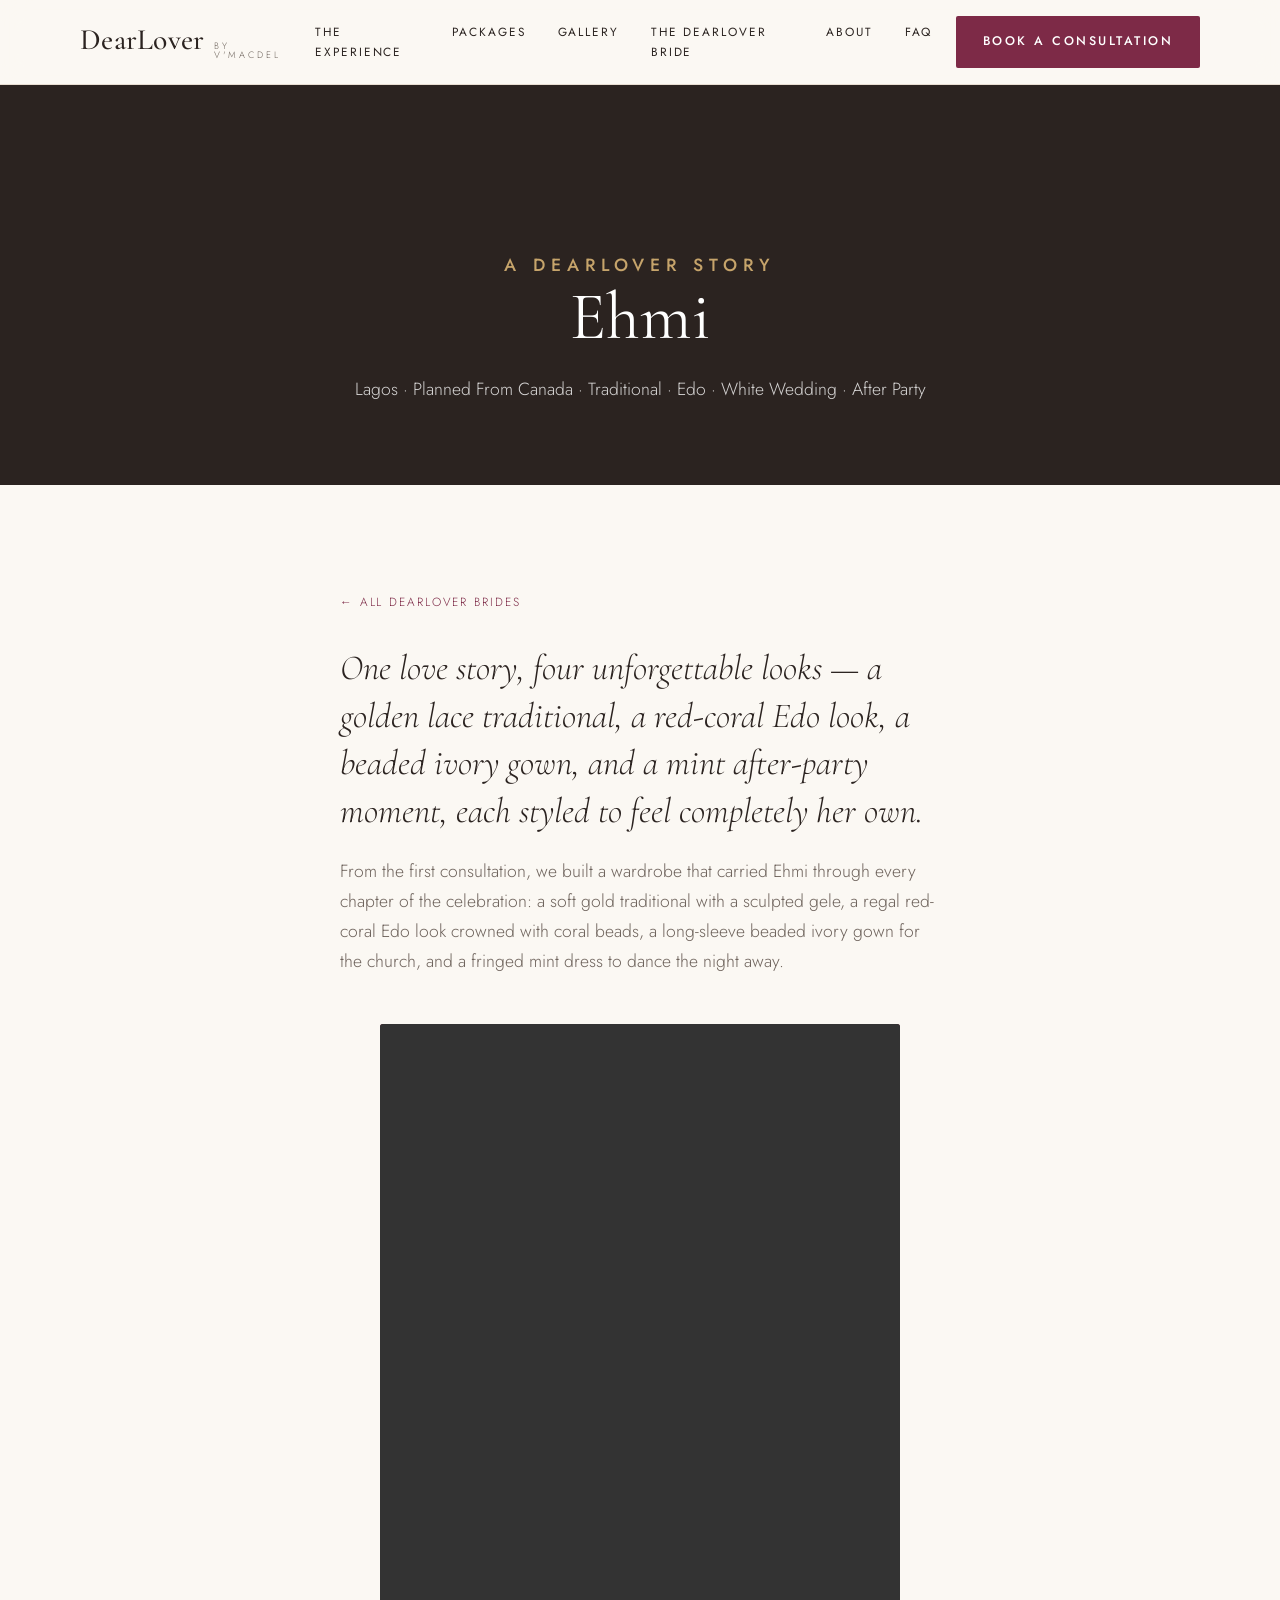
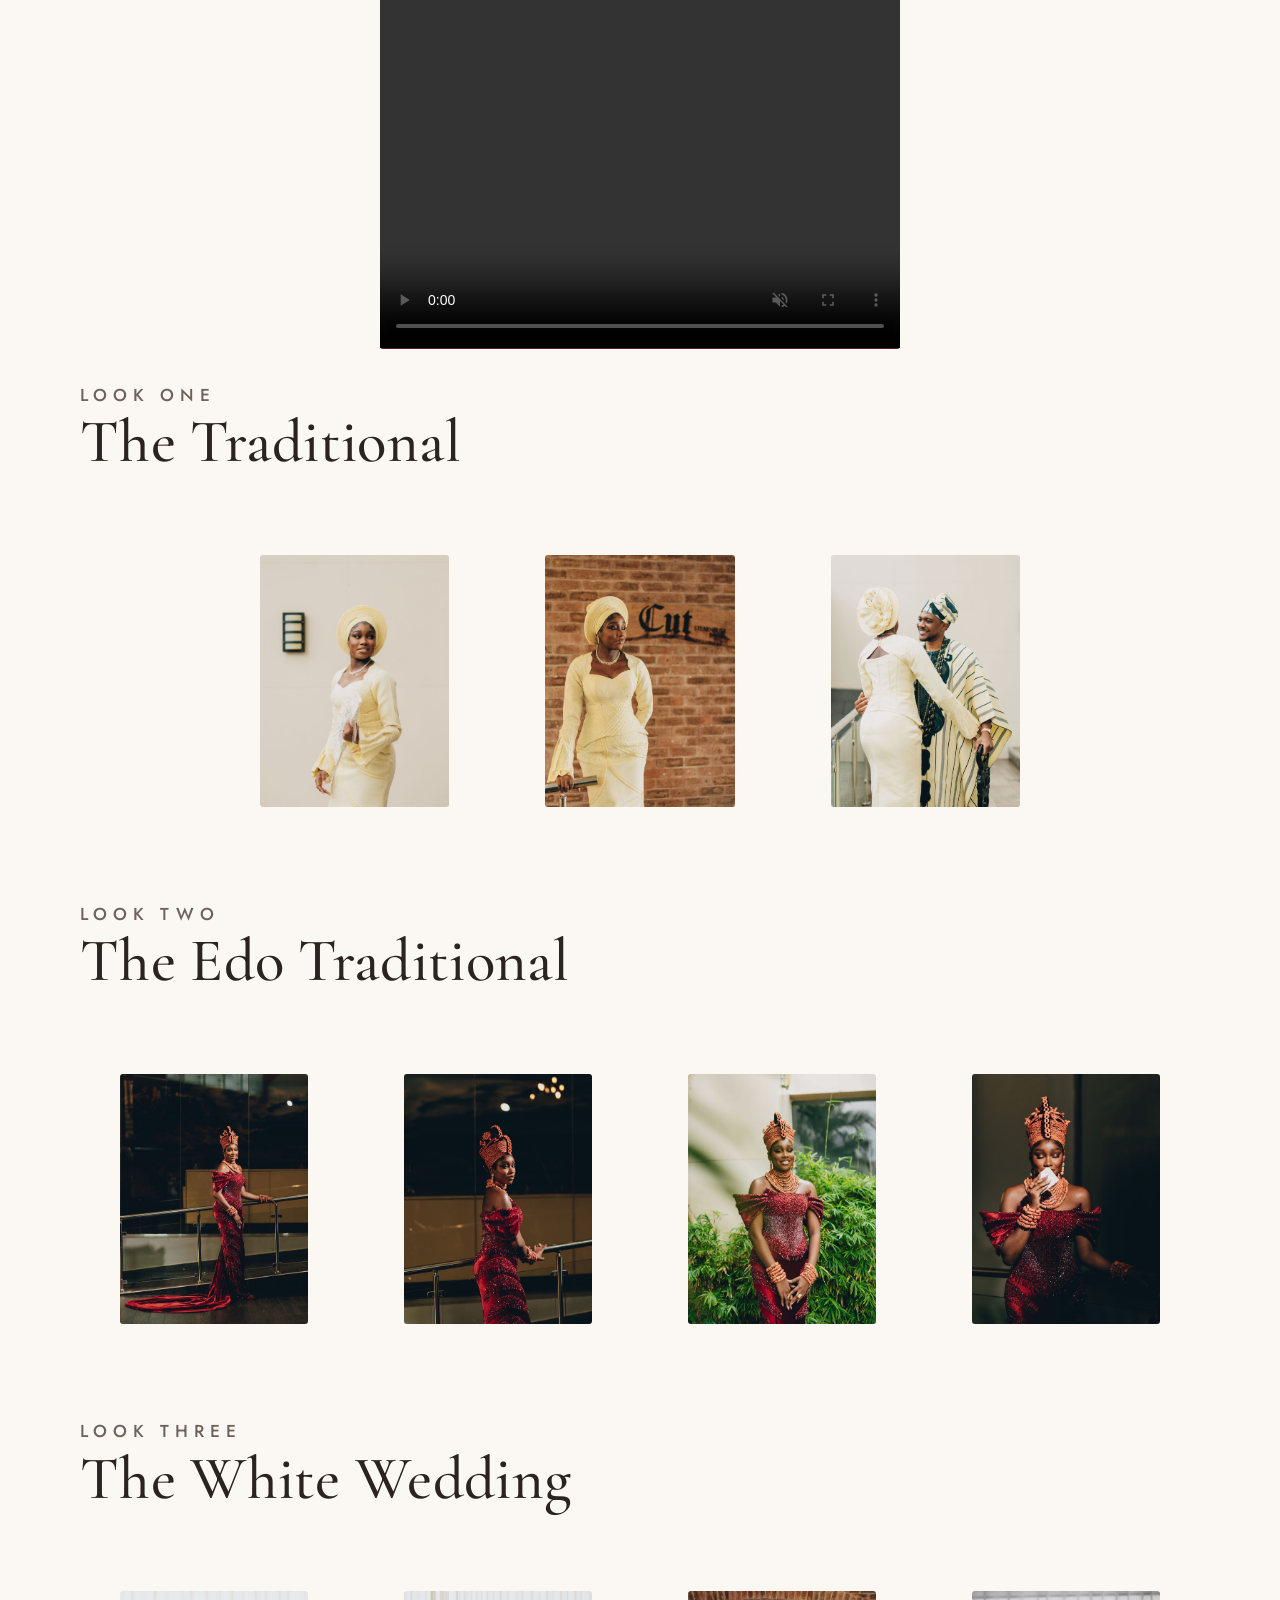
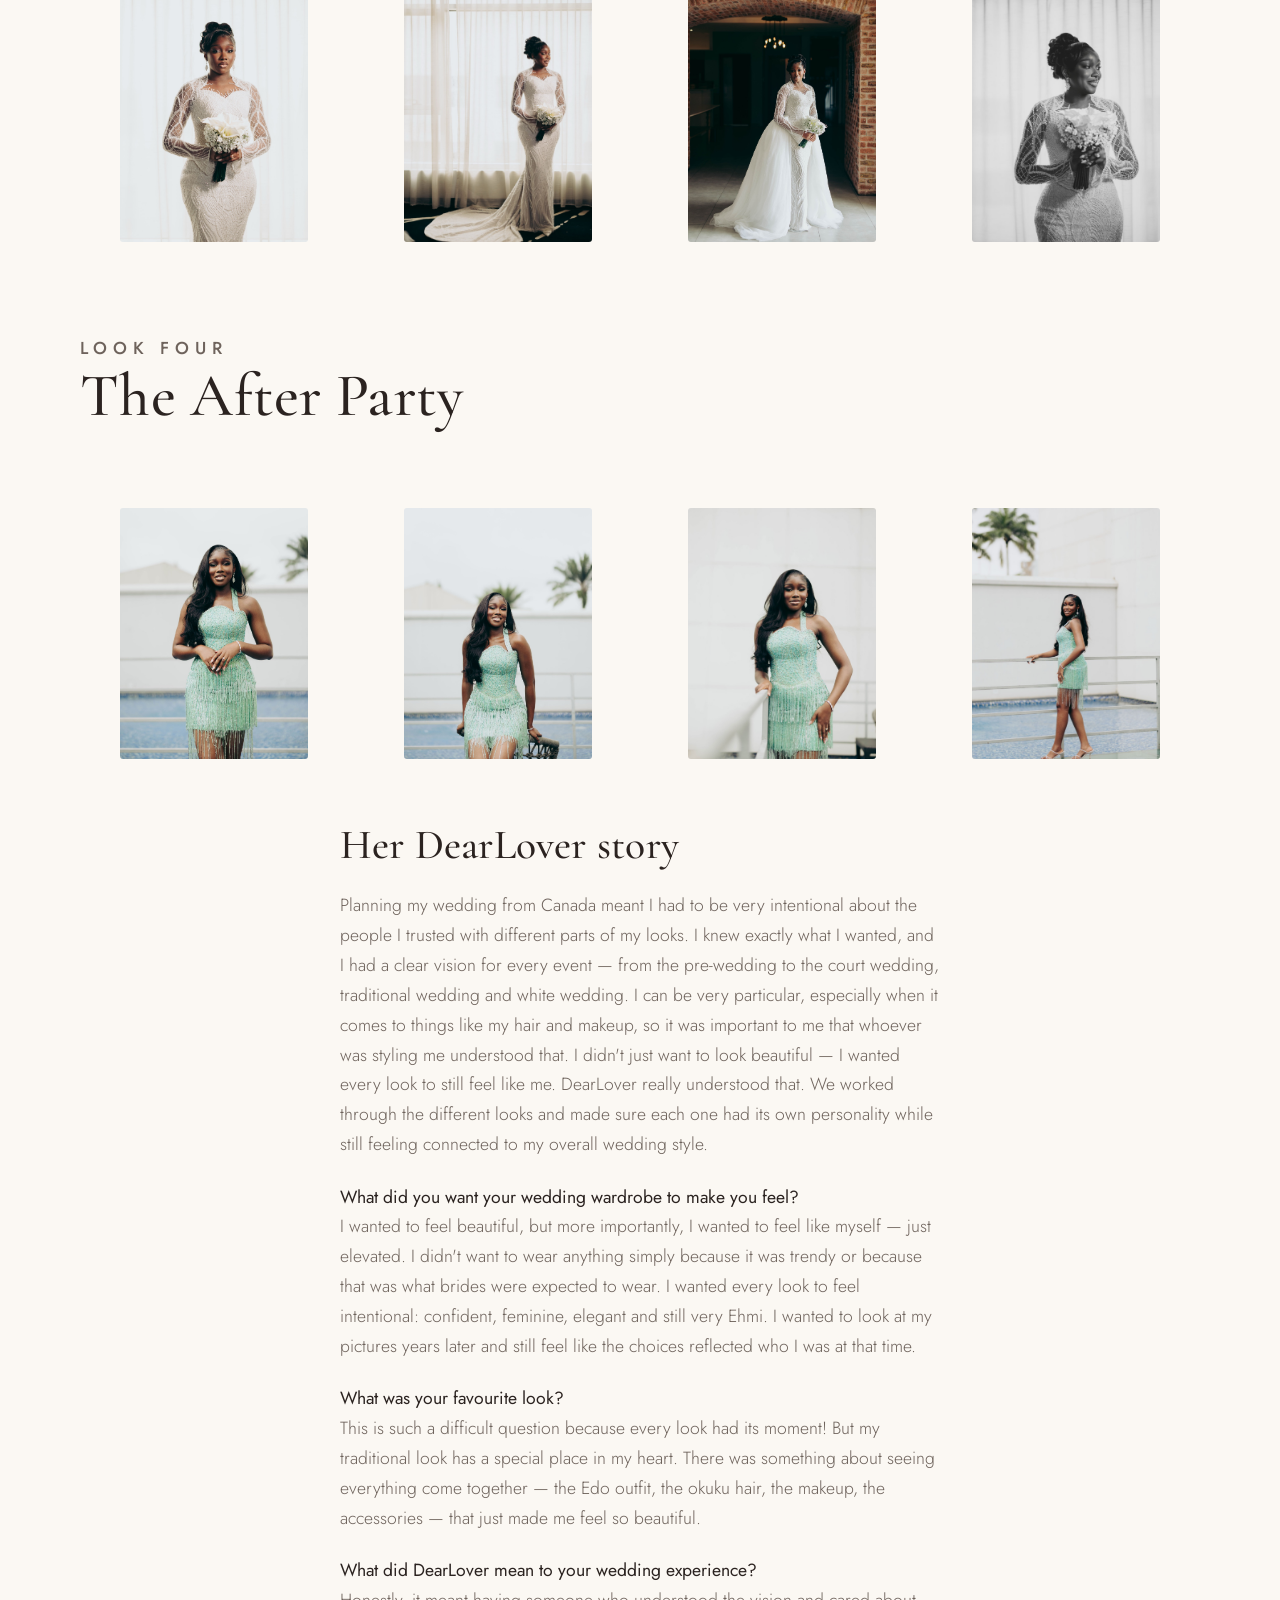
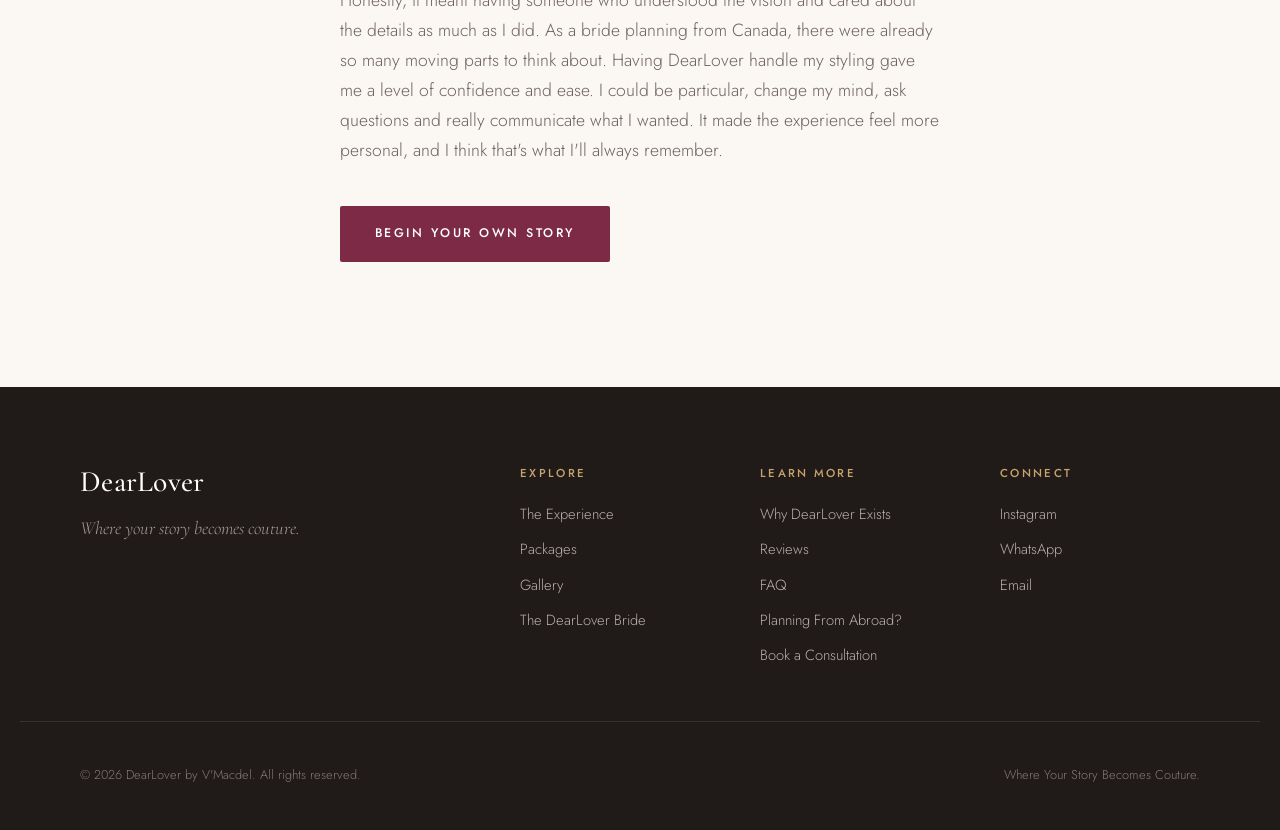
<file: bride-ehmi.html>
<!DOCTYPE html>
<html lang="en">
<head>
  <meta charset="UTF-8" />
  <meta name="viewport" content="width=device-width, initial-scale=1.0" />

  <!-- Google Tag Manager -->
  <script>(function(w,d,s,l,i){w[l]=w[l]||[];w[l].push({'gtm.start':
  new Date().getTime(),event:'gtm.js'});var f=d.getElementsByTagName(s)[0],
  j=d.createElement(s),dl=l!='dataLayer'?'&l='+l:'';j.async=true;j.src=
  'https://www.googletagmanager.com/gtm.js?id='+i+dl;f.parentNode.insertBefore(j,f);
  })(window,document,'script','dataLayer','GTM-NJB9P8L4');</script>
  <!-- End Google Tag Manager -->
  <title>Ehmi's Bridal Story — 4 Looks | DearLover</title>
  <meta name="description" content="A DearLover bride story — Ehmi's wedding styled across four couture looks: traditional, Edo, white wedding and after-party." />
  <meta name="robots" content="index, follow" />
  <meta name="theme-color" content="#7D2A47" />
  <link rel="canonical" href="https://dearloverstyling.vercel.app/bride-ehmi.html" />

  <!-- Open Graph -->
  <meta property="og:type" content="article" />
  <meta property="og:site_name" content="DearLover by V'Macdel" />
  <meta property="og:locale" content="en_NG" />
  <meta property="og:title" content="Ehmi's Bridal Story — 4 Looks | DearLover" />
  <meta property="og:description" content="A DearLover bride story — Ehmi's wedding styled across four couture looks: a golden traditional, red-coral Edo look, beaded ivory gown and mint after-party." />
  <meta property="og:url" content="https://dearloverstyling.vercel.app/bride-ehmi.html" />
  <meta property="og:image" content="https://dearloverstyling.vercel.app/assets/media/es-white-16.jpg" />
  <meta property="og:image:width" content="1200" />
  <meta property="og:image:height" content="1500" />

  <!-- Twitter -->
  <meta name="twitter:card" content="summary_large_image" />
  <meta name="twitter:title" content="Ehmi's Bridal Story — 4 Looks | DearLover" />
  <meta name="twitter:description" content="A DearLover bride story — four couture looks across one wedding: traditional, Edo, white wedding and after-party." />
  <meta name="twitter:image" content="https://dearloverstyling.vercel.app/assets/media/es-white-16.jpg" />

  <link rel="preconnect" href="https://fonts.googleapis.com" />
  <link rel="preconnect" href="https://fonts.gstatic.com" crossorigin />
  <link href="https://fonts.googleapis.com/css2?family=Cormorant+Garamond:ital,wght@0,400;0,500;0,600;1,400;1,500;1,600&family=Jost:wght@300;400;500&display=swap" rel="stylesheet" />
  <link rel="stylesheet" href="styles.css" />
  <link rel="icon" href="data:image/svg+xml,<svg xmlns='http://www.w3.org/2000/svg' viewBox='0 0 100 100'><text y='.9em' font-size='90'>🤍</text></svg>" />

  <!-- Structured data: Organization -->
  <script type="application/ld+json">
  {
    "@context": "https://schema.org",
    "@type": "ProfessionalService",
    "@id": "https://dearloverstyling.vercel.app/#organization",
    "name": "DearLover by V'Macdel",
    "alternateName": "DearLover",
    "description": "Luxury bridal styling house creating personal, couture wedding wardrobes for brides in Lagos, Nigeria and diaspora homecoming brides from the UK and Canada.",
    "url": "https://dearloverstyling.vercel.app/",
    "image": "https://dearloverstyling.vercel.app/assets/media/augusta-5.jpg",
    "priceRange": "₦₦₦",
    "address": { "@type": "PostalAddress", "addressLocality": "Lagos", "addressCountry": "NG" },
    "areaServed": [
      { "@type": "Country", "name": "Nigeria" },
      { "@type": "Country", "name": "United Kingdom" },
      { "@type": "Country", "name": "Canada" }
    ],
    "sameAs": ["https://www.instagram.com/dearlover_styling/"],
    "founder": { "@type": "Person", "name": "Valerie Adio" }
  }
  </script>

  <!-- Structured data: Breadcrumb -->
  <script type="application/ld+json">
  {
    "@context": "https://schema.org",
    "@type": "BreadcrumbList",
    "itemListElement": [
      { "@type": "ListItem", "position": 1, "name": "Home", "item": "https://dearloverstyling.vercel.app/" },
      { "@type": "ListItem", "position": 2, "name": "The DearLover Bride", "item": "https://dearloverstyling.vercel.app/index.html#brides" },
      { "@type": "ListItem", "position": 3, "name": "Ehmi", "item": "https://dearloverstyling.vercel.app/bride-ehmi.html" }
    ]
  }
  </script>
</head>
<body>
  <!-- Google Tag Manager (noscript) -->
  <noscript><iframe src="https://www.googletagmanager.com/ns.html?id=GTM-NJB9P8L4"
  height="0" width="0" style="display:none;visibility:hidden"></iframe></noscript>
  <!-- End Google Tag Manager (noscript) -->

  <header class="site-header" id="top">
    <div class="container header-inner">
      <a href="index.html" class="brand"><span class="brand-name">DearLover</span><span class="brand-sub">by V'Macdel</span></a>
      <nav class="main-nav" aria-label="Primary">
        <a href="index.html#experience">The Experience</a>
        <a href="index.html#packages">Packages</a>
        <a href="index.html#gallery">Gallery</a>
        <a href="index.html#brides">The DearLover Bride</a>
        <a href="about.html">About</a>
        <a href="faq.html">FAQ</a>
      </nav>
      <div class="header-actions">
        <a href="consultation.html" class="btn btn-wine">Book a Consultation</a>
        <button class="nav-toggle" aria-label="Open menu" aria-expanded="false"><span></span><span></span><span></span></button>
      </div>
    </div>
  </header>

  <section class="page-hero">
    <div class="container">
      <p class="eyebrow">A DearLover Story</p>
      <h1>Ehmi</h1>
      <p>Lagos · Planned From Canada · Traditional · Edo · White Wedding · After Party</p>
    </div>
  </section>

  <section class="page-section">
    <div class="container prose" style="margin-bottom:3rem">
      <a href="index.html#brides" class="back-link">&larr; All DearLover brides</a>
      <p class="lead-serif">One love story, four unforgettable looks — a golden lace traditional, a red-coral Edo look, a beaded ivory gown, and a mint after-party moment, each styled to feel completely her own.</p>
      <p>From the first consultation, we built a wardrobe that carried Ehmi through every chapter of the celebration: a soft gold traditional with a sculpted gele, a regal red-coral Edo look crowned with coral beads, a long-sleeve beaded ivory gown for the church, and a fringed mint dress to dance the night away.</p>
    </div>

    <!-- The Traditional -->
    <div class="container">
      <div style="border-radius:var(--radius);overflow:hidden;max-width:520px;margin:0 auto 2rem;aspect-ratio:9/16;background:var(--wine-deep)">
        <video src="assets/media/clip-ehmi-trad.mp4" muted loop playsinline controls preload="metadata" style="width:100%;height:100%;object-fit:cover"></video>
      </div>
      <div class="section-head"><p class="eyebrow">Look One</p><h2>The Traditional</h2></div>
      <div class="gallery-grid" style="grid-template-columns:repeat(3,1fr);max-width:840px;margin:0 auto">
        <figure class="g-item"><img src="assets/media/es-trad-10.jpg" alt="Ehmi in golden traditional" loading="lazy"></figure>
        <figure class="g-item"><img src="assets/media/es-trad-05.jpg" alt="Traditional portrait" loading="lazy"></figure>
        <figure class="g-item"><img src="assets/media/es-trad-13.jpg" alt="Ehmi in traditional" loading="lazy"></figure>
      </div>
    </div>

    <!-- The Edo Traditional -->
    <div class="container" style="margin-top:clamp(3rem,6vw,5rem)">
      <div class="section-head"><p class="eyebrow">Look Two</p><h2>The Edo Traditional</h2></div>
      <div class="gallery-grid" style="grid-template-columns:repeat(4,1fr)">
        <figure class="g-item"><img src="assets/media/es-trad2-03.jpg" alt="Ehmi in a red-coral Edo look" loading="lazy"></figure>
        <figure class="g-item"><img src="assets/media/es-trad2-02.jpg" alt="Edo coral-bead portrait" loading="lazy"></figure>
        <figure class="g-item"><img src="assets/media/es-trad2-06.jpg" alt="Red-coral traditional" loading="lazy"></figure>
        <figure class="g-item"><img src="assets/media/es-trad2-04.jpg" alt="Coral crown detail" loading="lazy"></figure>
      </div>
    </div>

    <!-- The White Wedding -->
    <div class="container" style="margin-top:clamp(3rem,6vw,5rem)">
      <div class="section-head"><p class="eyebrow">Look Three</p><h2>The White Wedding</h2></div>
      <div class="gallery-grid" style="grid-template-columns:repeat(4,1fr)">
        <figure class="g-item"><img src="assets/media/es-white-16.jpg" alt="Beaded ivory gown" loading="lazy"></figure>
        <figure class="g-item"><img src="assets/media/es-white-11.jpg" alt="The bride" loading="lazy"></figure>
        <figure class="g-item"><img src="assets/media/es-white-23.jpg" alt="Gown with train" loading="lazy"></figure>
        <figure class="g-item"><img src="assets/media/es-white-22.jpg" alt="Portrait in black and white" loading="lazy"></figure>
      </div>
    </div>

    <!-- The Reception -->
    <div class="container" style="margin-top:clamp(3rem,6vw,5rem)">
      <div class="section-head"><p class="eyebrow">Look Four</p><h2>The After Party</h2></div>
      <div class="gallery-grid" style="grid-template-columns:repeat(4,1fr)">
        <figure class="g-item"><img src="assets/media/es-white-04.jpg" alt="Mint reception dress" loading="lazy"></figure>
        <figure class="g-item"><img src="assets/media/es-white-02.jpg" alt="Reception look" loading="lazy"></figure>
        <figure class="g-item"><img src="assets/media/es-white-07.jpg" alt="Reception portrait" loading="lazy"></figure>
        <figure class="g-item"><img src="assets/media/es-white-09.jpg" alt="Celebrating" loading="lazy"></figure>
      </div>
    </div>

    <div class="container prose" style="margin-top:3rem">
      <h2 style="font-size:clamp(1.8rem,4vw,2.6rem);margin-bottom:1.5rem">Her DearLover story</h2>
      <p>Planning my wedding from Canada meant I had to be very intentional about the people I trusted with different parts of my looks. I knew exactly what I wanted, and I had a clear vision for every event — from the pre-wedding to the court wedding, traditional wedding and white wedding. I can be very particular, especially when it comes to things like my hair and makeup, so it was important to me that whoever was styling me understood that. I didn't just want to look beautiful — I wanted every look to still feel like me. DearLover really understood that. We worked through the different looks and made sure each one had its own personality while still feeling connected to my overall wedding style.</p>
      <p><strong>What did you want your wedding wardrobe to make you feel?</strong><br>I wanted to feel beautiful, but more importantly, I wanted to feel like myself — just elevated. I didn't want to wear anything simply because it was trendy or because that was what brides were expected to wear. I wanted every look to feel intentional: confident, feminine, elegant and still very Ehmi. I wanted to look at my pictures years later and still feel like the choices reflected who I was at that time.</p>
      <p><strong>What was your favourite look?</strong><br>This is such a difficult question because every look had its moment! But my traditional look has a special place in my heart. There was something about seeing everything come together — the Edo outfit, the okuku hair, the makeup, the accessories — that just made me feel so beautiful.</p>
      <p><strong>What did DearLover mean to your wedding experience?</strong><br>Honestly, it meant having someone who understood the vision and cared about the details as much as I did. As a bride planning from Canada, there were already so many moving parts to think about. Having DearLover handle my styling gave me a level of confidence and ease. I could be particular, change my mind, ask questions and really communicate what I wanted. It made the experience feel more personal, and I think that's what I'll always remember.</p>
      <p style="margin-top:2.5rem"><a href="consultation.html" class="btn btn-wine">Begin your own story</a></p>
    </div>
  </section>

  <footer class="site-footer">
    <div class="container footer-grid">
      <div class="footer-brand"><span class="brand"><span class="brand-name">DearLover</span></span><p>Where your story becomes couture.</p></div>
      <div class="footer-col"><h4>Explore</h4><a href="index.html#experience">The Experience</a><a href="index.html#packages">Packages</a><a href="index.html#gallery">Gallery</a><a href="index.html#brides">The DearLover Bride</a></div>
      <div class="footer-col"><h4>Learn More</h4><a href="about.html">Why DearLover Exists</a><a href="reviews.html">Reviews</a><a href="faq.html">FAQ</a><a href="homecoming.html">Planning From Abroad?</a><a href="consultation.html">Book a Consultation</a></div>
      <div class="footer-col"><h4>Connect</h4><a href="https://www.instagram.com/dearlover_styling/" target="_blank" rel="noopener">Instagram</a><a href="https://wa.me/2347065012217" target="_blank" rel="noopener">WhatsApp</a><a href="mailto:valeriemhilla@gmail.com">Email</a></div>
    </div>
    <div class="container footer-bottom"><p>© 2026 DearLover by V'Macdel. All rights reserved.</p><p>Where Your Story Becomes Couture.</p></div>
  </footer>

  <div class="mobile-cta"><a href="consultation.html" class="btn btn-wine">Book Your Consultation</a></div>
  <script src="script.js"></script>
</body>
</html>
</file>
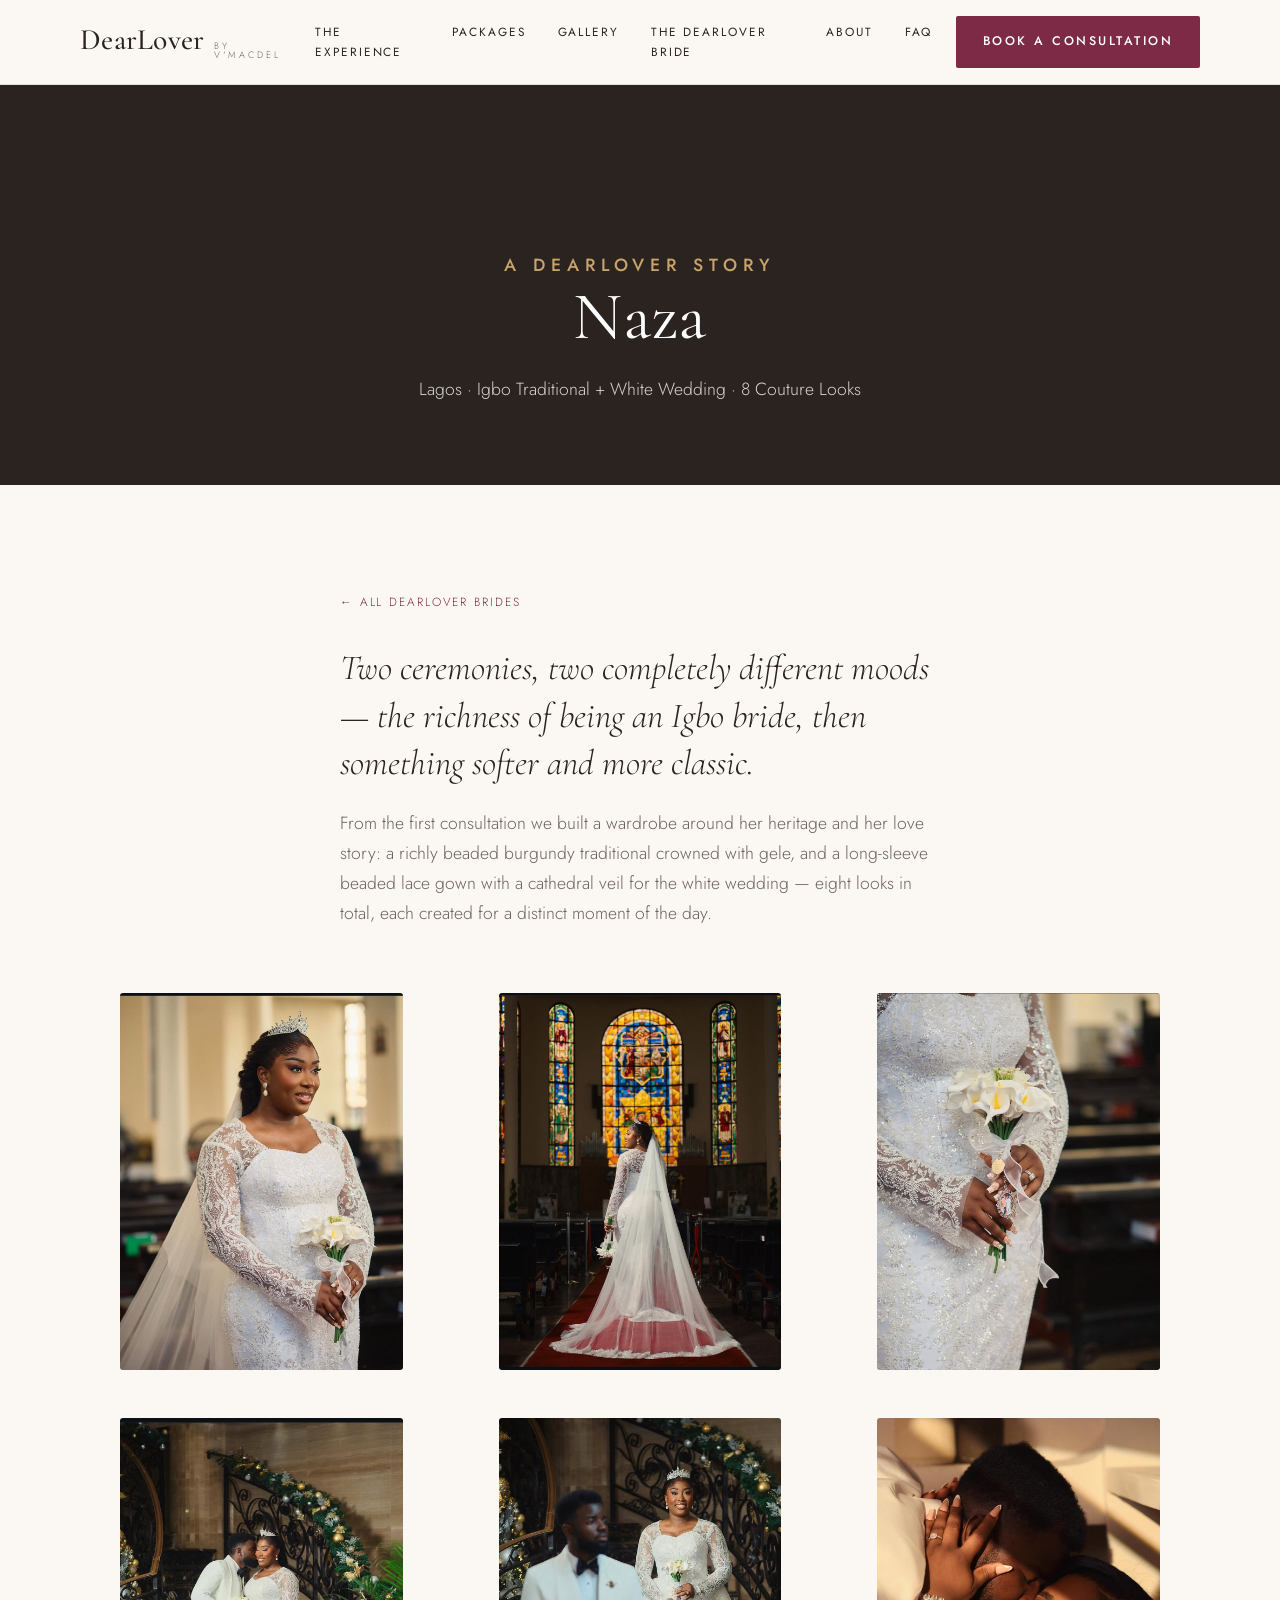
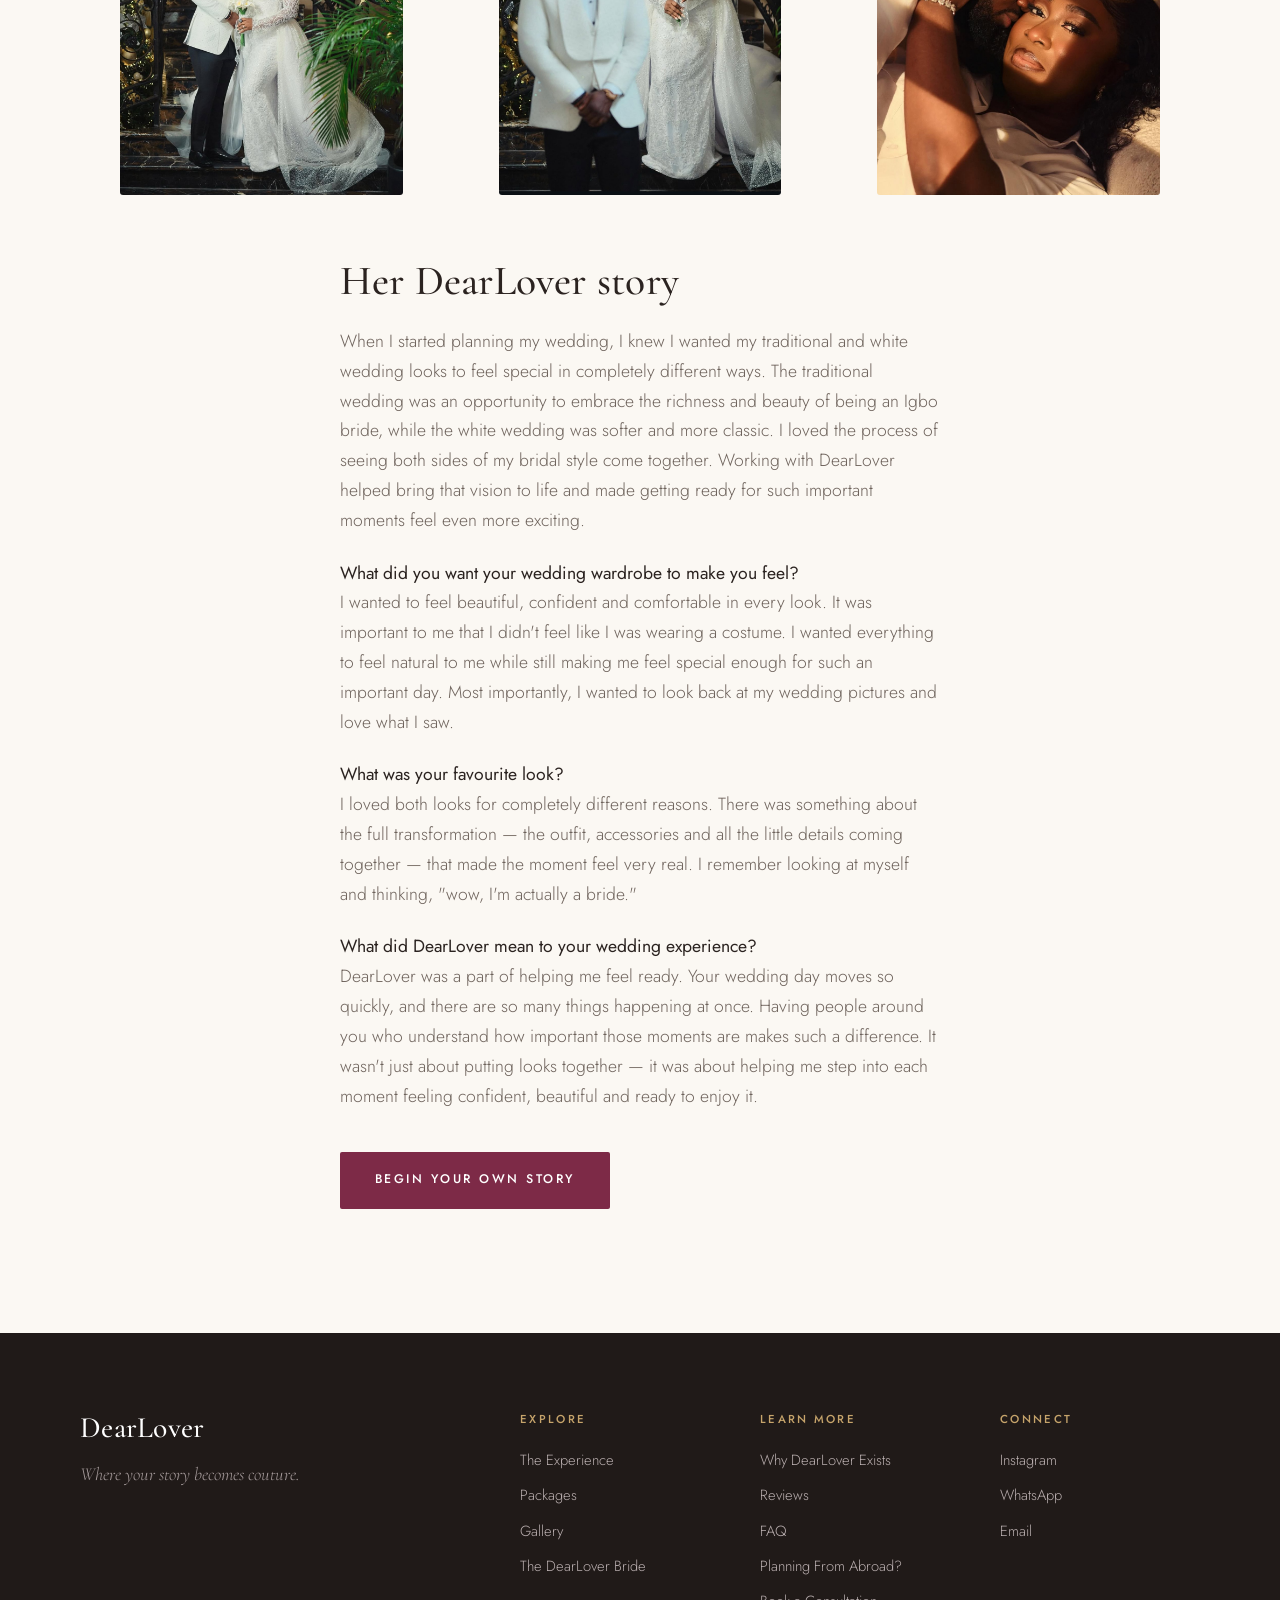
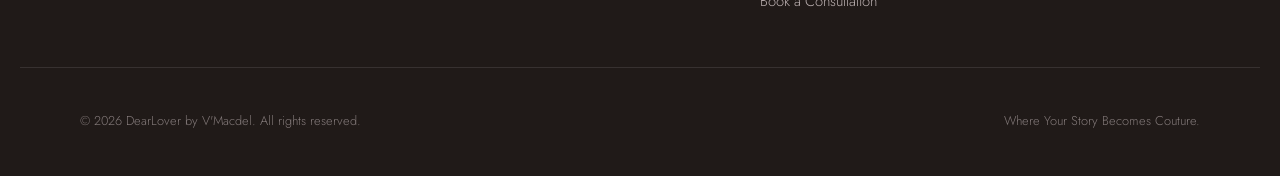
<file: bride-naza.html>
<!DOCTYPE html>
<html lang="en">
<head>
  <meta charset="UTF-8" />
  <meta name="viewport" content="width=device-width, initial-scale=1.0" />

  <!-- Google Tag Manager -->
  <script>(function(w,d,s,l,i){w[l]=w[l]||[];w[l].push({'gtm.start':
  new Date().getTime(),event:'gtm.js'});var f=d.getElementsByTagName(s)[0],
  j=d.createElement(s),dl=l!='dataLayer'?'&l='+l:'';j.async=true;j.src=
  'https://www.googletagmanager.com/gtm.js?id='+i+dl;f.parentNode.insertBefore(j,f);
  })(window,document,'script','dataLayer','GTM-NJB9P8L4');</script>
  <!-- End Google Tag Manager -->
  <title>Naza's Bridal Story — 8 Couture Looks | DearLover</title>
  <meta name="description" content="A DearLover bride story — Naza's festive-season Lagos wedding, styled across eight couture looks from an Igbo traditional to a cathedral reveal." />
  <meta name="robots" content="index, follow" />
  <meta name="theme-color" content="#7D2A47" />
  <link rel="canonical" href="https://dearloverstyling.vercel.app/bride-naza.html" />

  <!-- Open Graph -->
  <meta property="og:type" content="article" />
  <meta property="og:site_name" content="DearLover by V'Macdel" />
  <meta property="og:locale" content="en_NG" />
  <meta property="og:title" content="Naza's Bridal Story — 8 Couture Looks | DearLover" />
  <meta property="og:description" content="A DearLover bride story — Naza's festive-season Lagos wedding styled across eight couture looks, from an Igbo traditional to a beaded cathedral gown." />
  <meta property="og:url" content="https://dearloverstyling.vercel.app/bride-naza.html" />
  <meta property="og:image" content="https://dearloverstyling.vercel.app/assets/media/augusta-4.jpg" />
  <meta property="og:image:width" content="1200" />
  <meta property="og:image:height" content="1500" />

  <!-- Twitter -->
  <meta name="twitter:card" content="summary_large_image" />
  <meta name="twitter:title" content="Naza's Bridal Story — 8 Couture Looks | DearLover" />
  <meta name="twitter:description" content="A DearLover bride story — Naza's festive-season Lagos wedding styled across eight couture looks." />
  <meta name="twitter:image" content="https://dearloverstyling.vercel.app/assets/media/augusta-4.jpg" />

  <link rel="preconnect" href="https://fonts.googleapis.com" />
  <link rel="preconnect" href="https://fonts.gstatic.com" crossorigin />
  <link href="https://fonts.googleapis.com/css2?family=Cormorant+Garamond:ital,wght@0,400;0,500;0,600;1,400;1,500;1,600&family=Jost:wght@300;400;500&display=swap" rel="stylesheet" />
  <link rel="stylesheet" href="styles.css" />
  <link rel="icon" href="data:image/svg+xml,<svg xmlns='http://www.w3.org/2000/svg' viewBox='0 0 100 100'><text y='.9em' font-size='90'>🤍</text></svg>" />

  <!-- Structured data: Organization -->
  <script type="application/ld+json">
  {
    "@context": "https://schema.org",
    "@type": "ProfessionalService",
    "@id": "https://dearloverstyling.vercel.app/#organization",
    "name": "DearLover by V'Macdel",
    "alternateName": "DearLover",
    "description": "Luxury bridal styling house creating personal, couture wedding wardrobes for brides in Lagos, Nigeria and diaspora homecoming brides from the UK and Canada.",
    "url": "https://dearloverstyling.vercel.app/",
    "image": "https://dearloverstyling.vercel.app/assets/media/augusta-5.jpg",
    "priceRange": "₦₦₦",
    "address": { "@type": "PostalAddress", "addressLocality": "Lagos", "addressCountry": "NG" },
    "areaServed": [
      { "@type": "Country", "name": "Nigeria" },
      { "@type": "Country", "name": "United Kingdom" },
      { "@type": "Country", "name": "Canada" }
    ],
    "sameAs": ["https://www.instagram.com/dearlover_styling/"],
    "founder": { "@type": "Person", "name": "Valerie Adio" }
  }
  </script>

  <!-- Structured data: Breadcrumb -->
  <script type="application/ld+json">
  {
    "@context": "https://schema.org",
    "@type": "BreadcrumbList",
    "itemListElement": [
      { "@type": "ListItem", "position": 1, "name": "Home", "item": "https://dearloverstyling.vercel.app/" },
      { "@type": "ListItem", "position": 2, "name": "The DearLover Bride", "item": "https://dearloverstyling.vercel.app/index.html#brides" },
      { "@type": "ListItem", "position": 3, "name": "Naza", "item": "https://dearloverstyling.vercel.app/bride-naza.html" }
    ]
  }
  </script>
</head>
<body>
  <!-- Google Tag Manager (noscript) -->
  <noscript><iframe src="https://www.googletagmanager.com/ns.html?id=GTM-NJB9P8L4"
  height="0" width="0" style="display:none;visibility:hidden"></iframe></noscript>
  <!-- End Google Tag Manager (noscript) -->

  <header class="site-header" id="top">
    <div class="container header-inner">
      <a href="index.html" class="brand"><span class="brand-name">DearLover</span><span class="brand-sub">by V'Macdel</span></a>
      <nav class="main-nav" aria-label="Primary">
        <a href="index.html#experience">The Experience</a>
        <a href="index.html#packages">Packages</a>
        <a href="index.html#gallery">Gallery</a>
        <a href="index.html#brides">The DearLover Bride</a>
        <a href="about.html">About</a>
        <a href="faq.html">FAQ</a>
      </nav>
      <div class="header-actions">
        <a href="consultation.html" class="btn btn-wine">Book a Consultation</a>
        <button class="nav-toggle" aria-label="Open menu" aria-expanded="false"><span></span><span></span><span></span></button>
      </div>
    </div>
  </header>

  <section class="page-hero">
    <div class="container">
      <p class="eyebrow">A DearLover Story</p>
      <h1>Naza</h1>
      <p>Lagos · Igbo Traditional + White Wedding · 8 Couture Looks</p>
    </div>
  </section>

  <section class="page-section">
    <div class="container prose" style="margin-bottom:3rem">
      <a href="index.html#brides" class="back-link">&larr; All DearLover brides</a>
      <p class="lead-serif">Two ceremonies, two completely different moods — the richness of being an Igbo bride, then something softer and more classic.</p>
      <p>From the first consultation we built a wardrobe around her heritage and her love story: a richly beaded burgundy traditional crowned with gele, and a long-sleeve beaded lace gown with a cathedral veil for the white wedding — eight looks in total, each created for a distinct moment of the day.</p>
    </div>

    <div class="container">
      <div class="gallery-grid" style="grid-template-columns:repeat(3,1fr)">
        <figure class="g-item"><img src="assets/media/augusta-4.jpg" alt="Naza portrait" loading="lazy"></figure>
        <figure class="g-item"><img src="assets/media/augusta-5.jpg" alt="Cathedral aisle" loading="lazy"></figure>
        <figure class="g-item"><img src="assets/media/augusta-1.jpg" alt="Bouquet detail" loading="lazy"></figure>
        <figure class="g-item"><img src="assets/media/augusta-2.jpg" alt="On the staircase" loading="lazy"></figure>
        <figure class="g-item"><img src="assets/media/augusta-3.jpg" alt="The couple" loading="lazy"></figure>
        <figure class="g-item"><img src="assets/media/augusta-6.jpg" alt="An intimate moment" loading="lazy"></figure>
      </div>
    </div>

    <div class="container prose" style="margin-top:3rem">
      <h2 style="font-size:clamp(1.8rem,4vw,2.6rem);margin-bottom:1.5rem">Her DearLover story</h2>
      <p>When I started planning my wedding, I knew I wanted my traditional and white wedding looks to feel special in completely different ways. The traditional wedding was an opportunity to embrace the richness and beauty of being an Igbo bride, while the white wedding was softer and more classic. I loved the process of seeing both sides of my bridal style come together. Working with DearLover helped bring that vision to life and made getting ready for such important moments feel even more exciting.</p>
      <p><strong>What did you want your wedding wardrobe to make you feel?</strong><br>I wanted to feel beautiful, confident and comfortable in every look. It was important to me that I didn't feel like I was wearing a costume. I wanted everything to feel natural to me while still making me feel special enough for such an important day. Most importantly, I wanted to look back at my wedding pictures and love what I saw.</p>
      <p><strong>What was your favourite look?</strong><br>I loved both looks for completely different reasons. There was something about the full transformation — the outfit, accessories and all the little details coming together — that made the moment feel very real. I remember looking at myself and thinking, "wow, I'm actually a bride."</p>
      <p><strong>What did DearLover mean to your wedding experience?</strong><br>DearLover was a part of helping me feel ready. Your wedding day moves so quickly, and there are so many things happening at once. Having people around you who understand how important those moments are makes such a difference. It wasn't just about putting looks together — it was about helping me step into each moment feeling confident, beautiful and ready to enjoy it.</p>
      <p style="margin-top:2.5rem"><a href="consultation.html" class="btn btn-wine">Begin your own story</a></p>
    </div>
  </section>

  <footer class="site-footer">
    <div class="container footer-grid">
      <div class="footer-brand"><span class="brand"><span class="brand-name">DearLover</span></span><p>Where your story becomes couture.</p></div>
      <div class="footer-col"><h4>Explore</h4><a href="index.html#experience">The Experience</a><a href="index.html#packages">Packages</a><a href="index.html#gallery">Gallery</a><a href="index.html#brides">The DearLover Bride</a></div>
      <div class="footer-col"><h4>Learn More</h4><a href="about.html">Why DearLover Exists</a><a href="reviews.html">Reviews</a><a href="faq.html">FAQ</a><a href="homecoming.html">Planning From Abroad?</a><a href="consultation.html">Book a Consultation</a></div>
      <div class="footer-col"><h4>Connect</h4><a href="https://www.instagram.com/dearlover_styling/" target="_blank" rel="noopener">Instagram</a><a href="https://wa.me/2347065012217" target="_blank" rel="noopener">WhatsApp</a><a href="mailto:valeriemhilla@gmail.com">Email</a></div>
    </div>
    <div class="container footer-bottom"><p>© 2026 DearLover by V'Macdel. All rights reserved.</p><p>Where Your Story Becomes Couture.</p></div>
  </footer>

  <div class="mobile-cta"><a href="consultation.html" class="btn btn-wine">Book Your Consultation</a></div>
  <script src="script.js"></script>
</body>
</html>
</file>
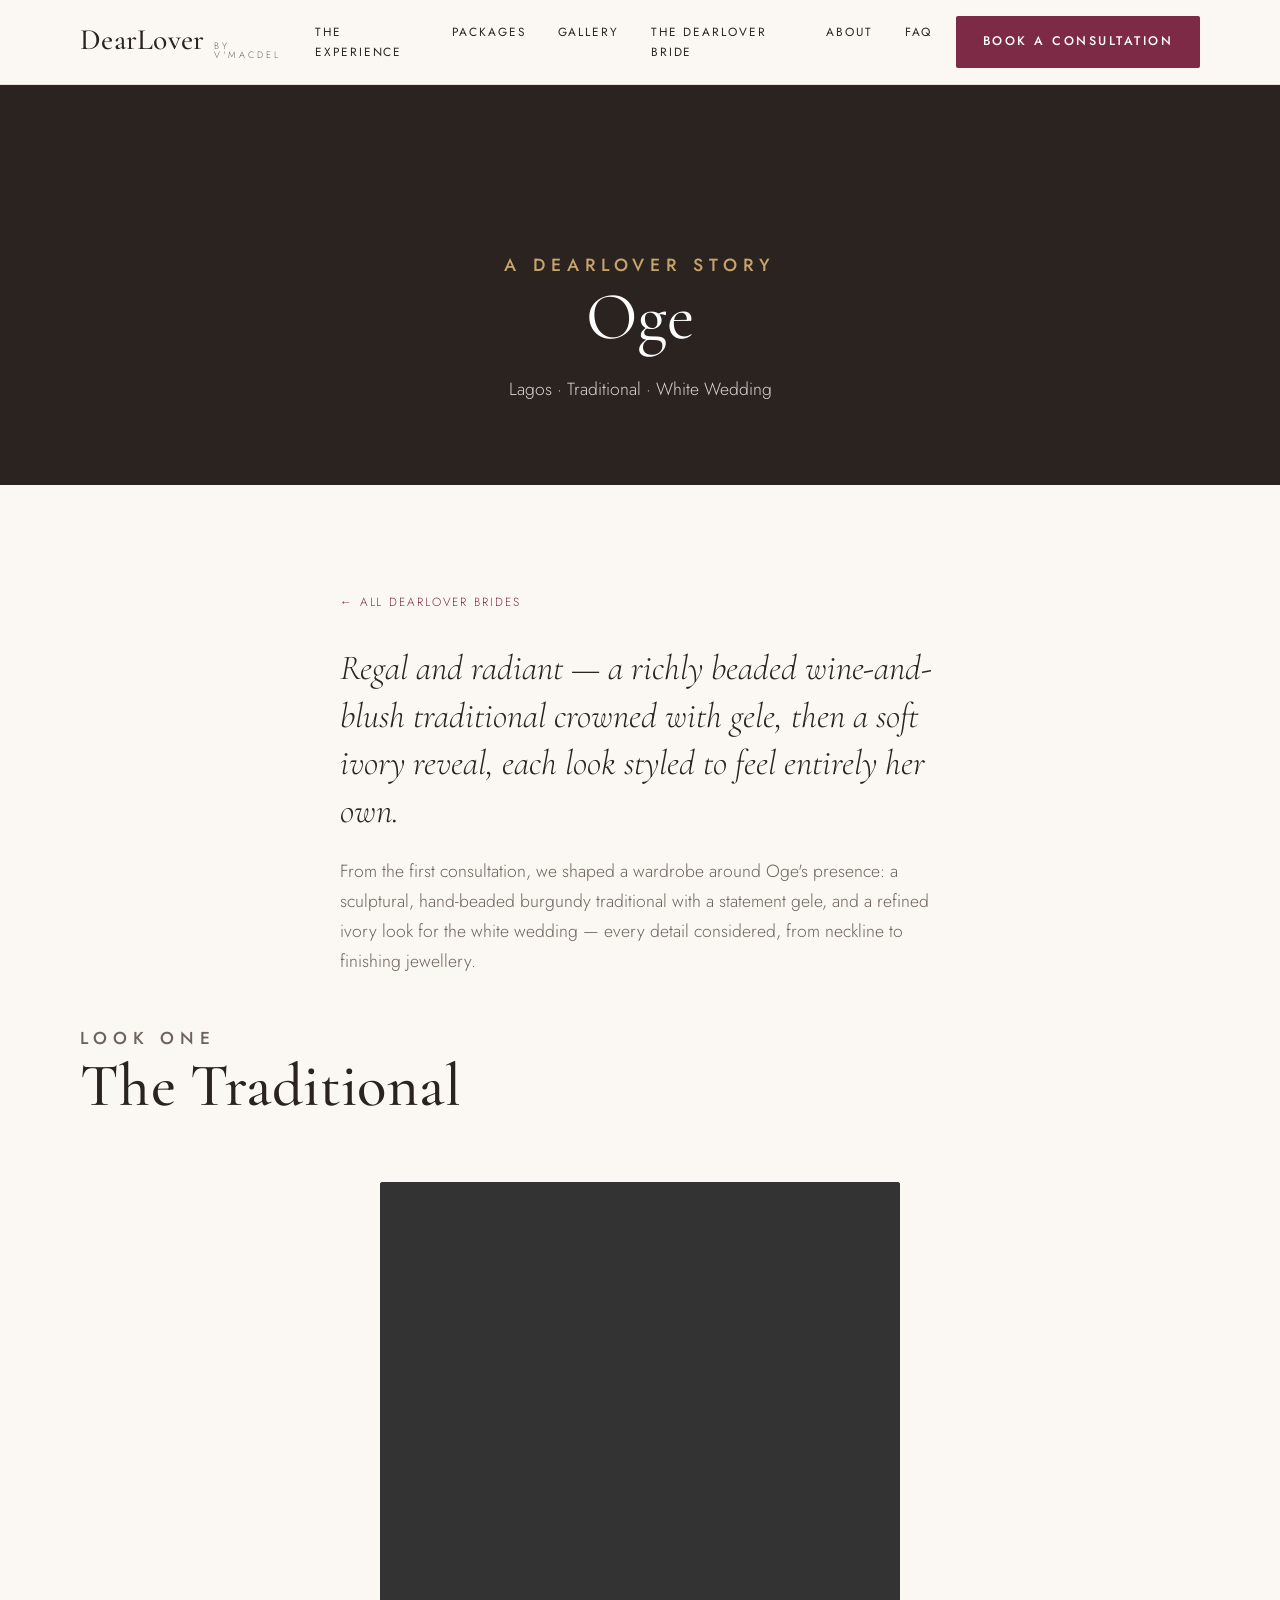
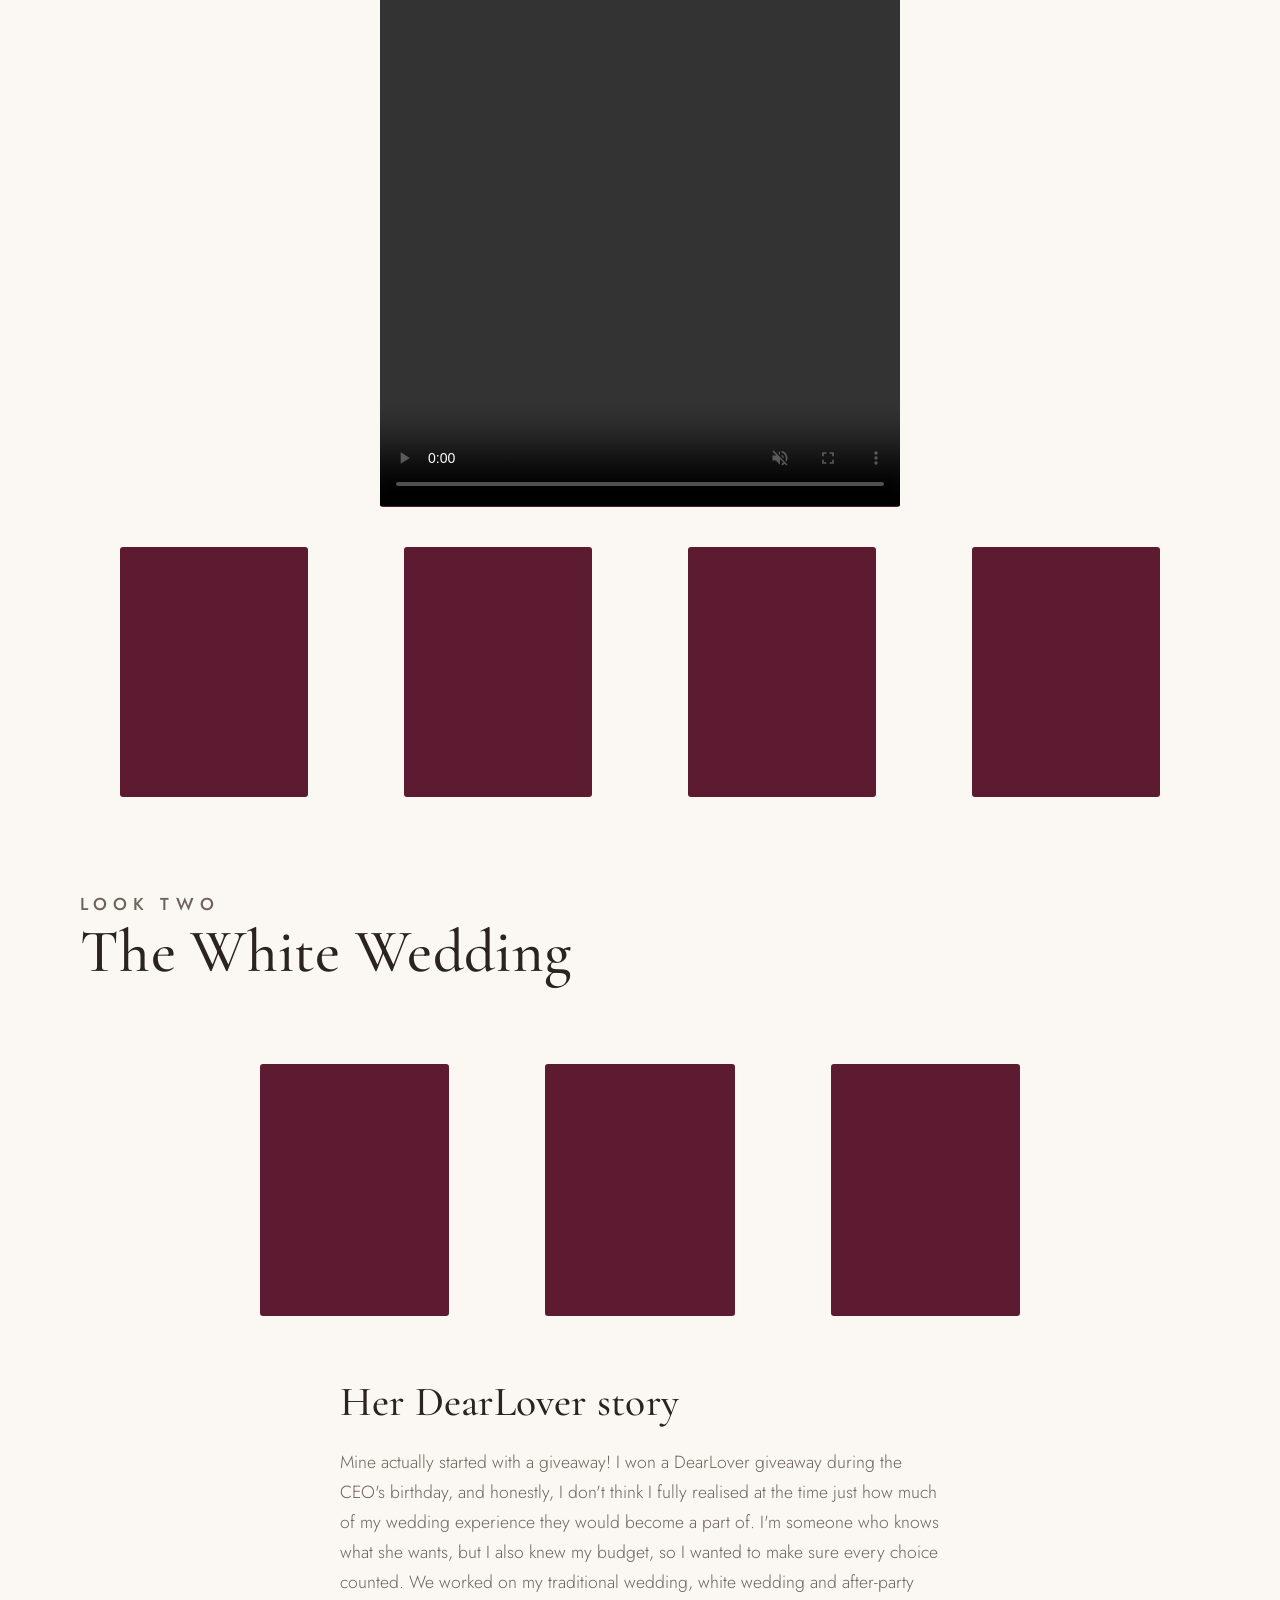
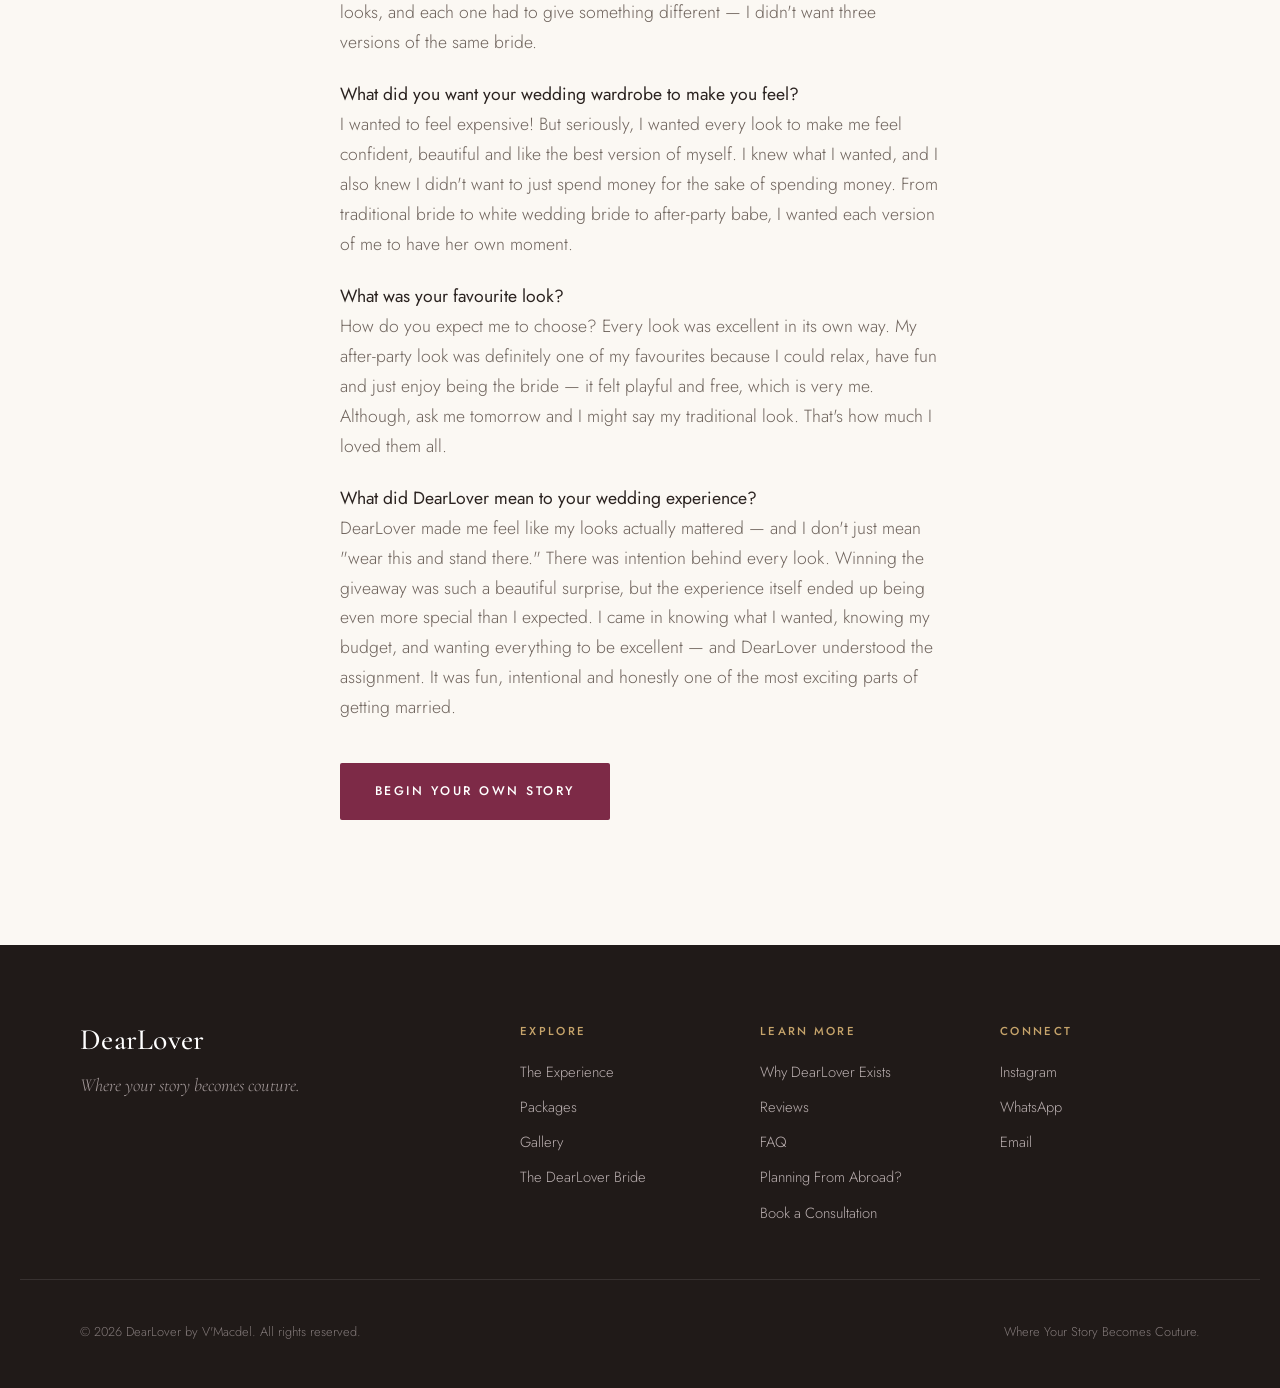
<file: bride-oge.html>
<!DOCTYPE html>
<html lang="en">
<head>
  <meta charset="UTF-8" />
  <meta name="viewport" content="width=device-width, initial-scale=1.0" />

  <!-- Google Tag Manager -->
  <script>(function(w,d,s,l,i){w[l]=w[l]||[];w[l].push({'gtm.start':
  new Date().getTime(),event:'gtm.js'});var f=d.getElementsByTagName(s)[0],
  j=d.createElement(s),dl=l!='dataLayer'?'&l='+l:'';j.async=true;j.src=
  'https://www.googletagmanager.com/gtm.js?id='+i+dl;f.parentNode.insertBefore(j,f);
  })(window,document,'script','dataLayer','GTM-NJB9P8L4');</script>
  <!-- End Google Tag Manager -->
  <title>Oge's Bridal Story — Traditional &amp; White | DearLover</title>
  <meta name="description" content="A DearLover bride story — Oge's wedding styled from a beaded wine-and-blush traditional crowned with gele to a soft ivory white-wedding reveal." />
  <meta name="robots" content="index, follow" />
  <meta name="theme-color" content="#7D2A47" />
  <link rel="canonical" href="https://dearloverstyling.vercel.app/bride-oge.html" />

  <!-- Open Graph -->
  <meta property="og:type" content="article" />
  <meta property="og:site_name" content="DearLover by V'Macdel" />
  <meta property="og:locale" content="en_NG" />
  <meta property="og:title" content="Oge's Bridal Story — Traditional &amp; White | DearLover" />
  <meta property="og:description" content="A DearLover bride story — Oge's wedding styled from a beaded wine-and-blush traditional crowned with gele to a soft ivory white-wedding reveal." />
  <meta property="og:url" content="https://dearloverstyling.vercel.app/bride-oge.html" />
  <meta property="og:image" content="https://dearloverstyling.vercel.app/assets/media/oge-white.jpg" />
  <meta property="og:image:width" content="576" />
  <meta property="og:image:height" content="1024" />

  <!-- Twitter -->
  <meta name="twitter:card" content="summary_large_image" />
  <meta name="twitter:title" content="Oge's Bridal Story — Traditional &amp; White | DearLover" />
  <meta name="twitter:description" content="A DearLover bride story — a beaded wine-and-blush traditional crowned with gele, then a soft ivory reveal." />
  <meta name="twitter:image" content="https://dearloverstyling.vercel.app/assets/media/oge-white.jpg" />

  <link rel="preconnect" href="https://fonts.googleapis.com" />
  <link rel="preconnect" href="https://fonts.gstatic.com" crossorigin />
  <link href="https://fonts.googleapis.com/css2?family=Cormorant+Garamond:ital,wght@0,400;0,500;0,600;1,400;1,500;1,600&family=Jost:wght@300;400;500&display=swap" rel="stylesheet" />
  <link rel="stylesheet" href="styles.css" />
  <link rel="icon" href="data:image/svg+xml,<svg xmlns='http://www.w3.org/2000/svg' viewBox='0 0 100 100'><text y='.9em' font-size='90'>🤍</text></svg>" />

  <!-- Structured data: Organization -->
  <script type="application/ld+json">
  {
    "@context": "https://schema.org",
    "@type": "ProfessionalService",
    "@id": "https://dearloverstyling.vercel.app/#organization",
    "name": "DearLover by V'Macdel",
    "alternateName": "DearLover",
    "description": "Luxury bridal styling house creating personal, couture wedding wardrobes for brides in Lagos, Nigeria and diaspora homecoming brides from the UK and Canada.",
    "url": "https://dearloverstyling.vercel.app/",
    "image": "https://dearloverstyling.vercel.app/assets/media/augusta-5.jpg",
    "priceRange": "₦₦₦",
    "address": { "@type": "PostalAddress", "addressLocality": "Lagos", "addressCountry": "NG" },
    "areaServed": [
      { "@type": "Country", "name": "Nigeria" },
      { "@type": "Country", "name": "United Kingdom" },
      { "@type": "Country", "name": "Canada" }
    ],
    "sameAs": ["https://www.instagram.com/dearlover_styling/"],
    "founder": { "@type": "Person", "name": "Valerie Adio" }
  }
  </script>

  <!-- Structured data: Breadcrumb -->
  <script type="application/ld+json">
  {
    "@context": "https://schema.org",
    "@type": "BreadcrumbList",
    "itemListElement": [
      { "@type": "ListItem", "position": 1, "name": "Home", "item": "https://dearloverstyling.vercel.app/" },
      { "@type": "ListItem", "position": 2, "name": "The DearLover Bride", "item": "https://dearloverstyling.vercel.app/index.html#brides" },
      { "@type": "ListItem", "position": 3, "name": "Oge", "item": "https://dearloverstyling.vercel.app/bride-oge.html" }
    ]
  }
  </script>
</head>
<body>
  <!-- Google Tag Manager (noscript) -->
  <noscript><iframe src="https://www.googletagmanager.com/ns.html?id=GTM-NJB9P8L4"
  height="0" width="0" style="display:none;visibility:hidden"></iframe></noscript>
  <!-- End Google Tag Manager (noscript) -->

  <header class="site-header" id="top">
    <div class="container header-inner">
      <a href="index.html" class="brand"><span class="brand-name">DearLover</span><span class="brand-sub">by V'Macdel</span></a>
      <nav class="main-nav" aria-label="Primary">
        <a href="index.html#experience">The Experience</a>
        <a href="index.html#packages">Packages</a>
        <a href="index.html#gallery">Gallery</a>
        <a href="index.html#brides">The DearLover Bride</a>
        <a href="about.html">About</a>
        <a href="faq.html">FAQ</a>
      </nav>
      <div class="header-actions">
        <a href="consultation.html" class="btn btn-wine">Book a Consultation</a>
        <button class="nav-toggle" aria-label="Open menu" aria-expanded="false"><span></span><span></span><span></span></button>
      </div>
    </div>
  </header>

  <section class="page-hero">
    <div class="container">
      <p class="eyebrow">A DearLover Story</p>
      <h1>Oge</h1>
      <p>Lagos · Traditional · White Wedding</p>
    </div>
  </section>

  <section class="page-section">
    <div class="container prose" style="margin-bottom:3rem">
      <a href="index.html#brides" class="back-link">&larr; All DearLover brides</a>
      <p class="lead-serif">Regal and radiant — a richly beaded wine-and-blush traditional crowned with gele, then a soft ivory reveal, each look styled to feel entirely her own.</p>
      <p>From the first consultation, we shaped a wardrobe around Oge's presence: a sculptural, hand-beaded burgundy traditional with a statement gele, and a refined ivory look for the white wedding — every detail considered, from neckline to finishing jewellery.</p>
    </div>

    <!-- The Traditional -->
    <div class="container">
      <div class="section-head"><p class="eyebrow">Look One</p><h2>The Traditional</h2></div>
      <div style="border-radius:var(--radius);overflow:hidden;max-width:520px;margin:0 auto 1.5rem;aspect-ratio:9/16;background:var(--wine-deep)">
        <video src="assets/media/clip-1.mp4" muted loop playsinline controls preload="metadata" style="width:100%;height:100%;object-fit:cover"></video>
      </div>
      <div class="gallery-grid" style="grid-template-columns:repeat(4,1fr)">
        <figure class="g-item"><video src="assets/media/clip-7.mp4#t=1.2" muted loop playsinline preload="metadata"></video></figure>
        <figure class="g-item"><video src="assets/media/clip-6.mp4#t=1.2" muted loop playsinline preload="metadata"></video></figure>
        <figure class="g-item"><video src="assets/media/clip-2.mp4#t=1.2" muted loop playsinline preload="metadata"></video></figure>
        <figure class="g-item"><video src="assets/media/clip-3.mp4#t=1.2" muted loop playsinline preload="metadata"></video></figure>
      </div>
    </div>

    <!-- The White Wedding -->
    <div class="container" style="margin-top:clamp(3rem,6vw,5rem)">
      <div class="section-head"><p class="eyebrow">Look Two</p><h2>The White Wedding</h2></div>
      <div class="gallery-grid" style="grid-template-columns:repeat(3,1fr);max-width:840px;margin:0 auto">
        <figure class="g-item"><video src="assets/media/clip-4.mp4#t=1.2" muted loop playsinline preload="metadata"></video></figure>
        <figure class="g-item"><video src="assets/media/clip-8.mp4#t=1.2" muted loop playsinline preload="metadata"></video></figure>
        <figure class="g-item"><video src="assets/media/clip-9.mp4#t=1.2" muted loop playsinline preload="metadata"></video></figure>
      </div>
    </div>

    <div class="container prose" style="margin-top:3rem">
      <h2 style="font-size:clamp(1.8rem,4vw,2.6rem);margin-bottom:1.5rem">Her DearLover story</h2>
      <p>Mine actually started with a giveaway! I won a DearLover giveaway during the CEO's birthday, and honestly, I don't think I fully realised at the time just how much of my wedding experience they would become a part of. I'm someone who knows what she wants, but I also knew my budget, so I wanted to make sure every choice counted. We worked on my traditional wedding, white wedding and after-party looks, and each one had to give something different — I didn't want three versions of the same bride.</p>
      <p><strong>What did you want your wedding wardrobe to make you feel?</strong><br>I wanted to feel expensive! But seriously, I wanted every look to make me feel confident, beautiful and like the best version of myself. I knew what I wanted, and I also knew I didn't want to just spend money for the sake of spending money. From traditional bride to white wedding bride to after-party babe, I wanted each version of me to have her own moment.</p>
      <p><strong>What was your favourite look?</strong><br>How do you expect me to choose? Every look was excellent in its own way. My after-party look was definitely one of my favourites because I could relax, have fun and just enjoy being the bride — it felt playful and free, which is very me. Although, ask me tomorrow and I might say my traditional look. That's how much I loved them all.</p>
      <p><strong>What did DearLover mean to your wedding experience?</strong><br>DearLover made me feel like my looks actually mattered — and I don't just mean "wear this and stand there." There was intention behind every look. Winning the giveaway was such a beautiful surprise, but the experience itself ended up being even more special than I expected. I came in knowing what I wanted, knowing my budget, and wanting everything to be excellent — and DearLover understood the assignment. It was fun, intentional and honestly one of the most exciting parts of getting married.</p>
      <p style="margin-top:2.5rem"><a href="consultation.html" class="btn btn-wine">Begin your own story</a></p>
    </div>
  </section>

  <footer class="site-footer">
    <div class="container footer-grid">
      <div class="footer-brand"><span class="brand"><span class="brand-name">DearLover</span></span><p>Where your story becomes couture.</p></div>
      <div class="footer-col"><h4>Explore</h4><a href="index.html#experience">The Experience</a><a href="index.html#packages">Packages</a><a href="index.html#gallery">Gallery</a><a href="index.html#brides">The DearLover Bride</a></div>
      <div class="footer-col"><h4>Learn More</h4><a href="about.html">Why DearLover Exists</a><a href="reviews.html">Reviews</a><a href="faq.html">FAQ</a><a href="homecoming.html">Planning From Abroad?</a><a href="consultation.html">Book a Consultation</a></div>
      <div class="footer-col"><h4>Connect</h4><a href="https://www.instagram.com/dearlover_styling/" target="_blank" rel="noopener">Instagram</a><a href="https://wa.me/2347065012217" target="_blank" rel="noopener">WhatsApp</a><a href="mailto:valeriemhilla@gmail.com">Email</a></div>
    </div>
    <div class="container footer-bottom"><p>© 2026 DearLover by V'Macdel. All rights reserved.</p><p>Where Your Story Becomes Couture.</p></div>
  </footer>

  <div class="mobile-cta"><a href="consultation.html" class="btn btn-wine">Book Your Consultation</a></div>
  <script src="script.js"></script>
</body>
</html>
</file>
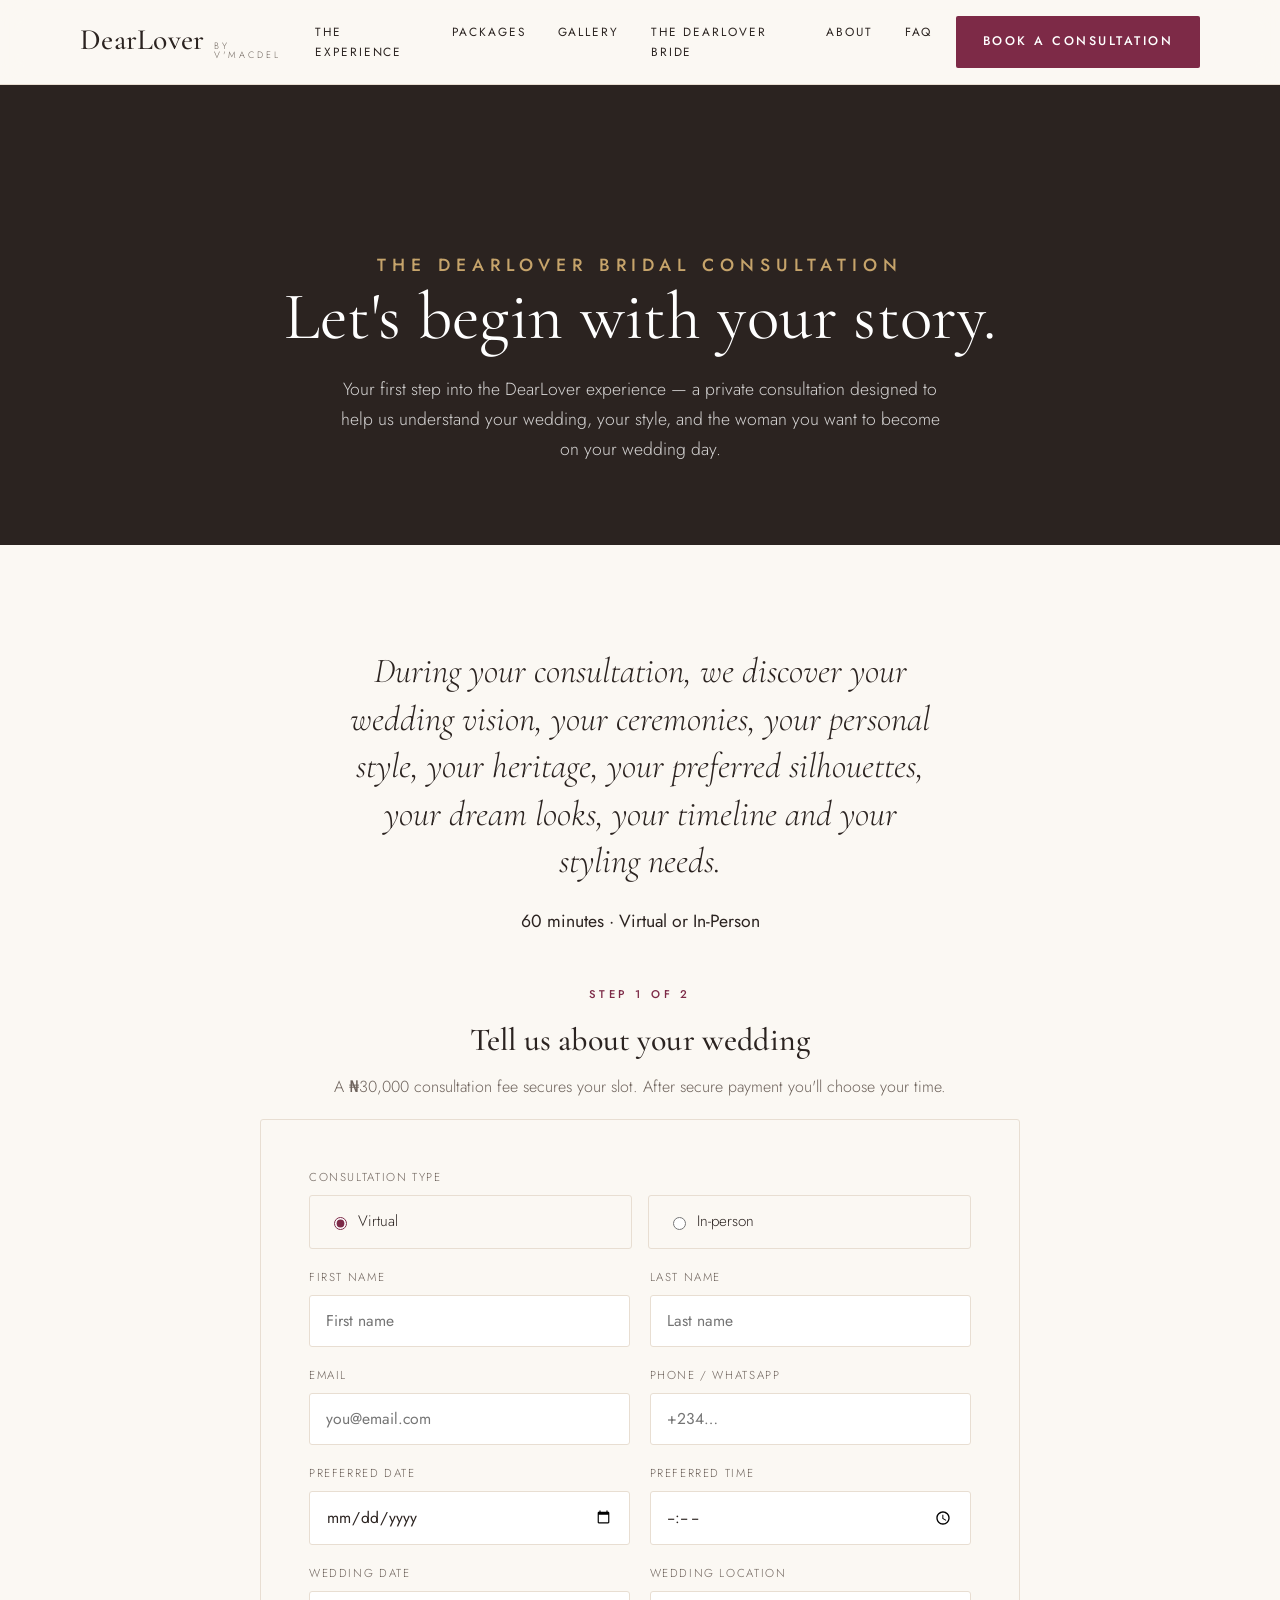
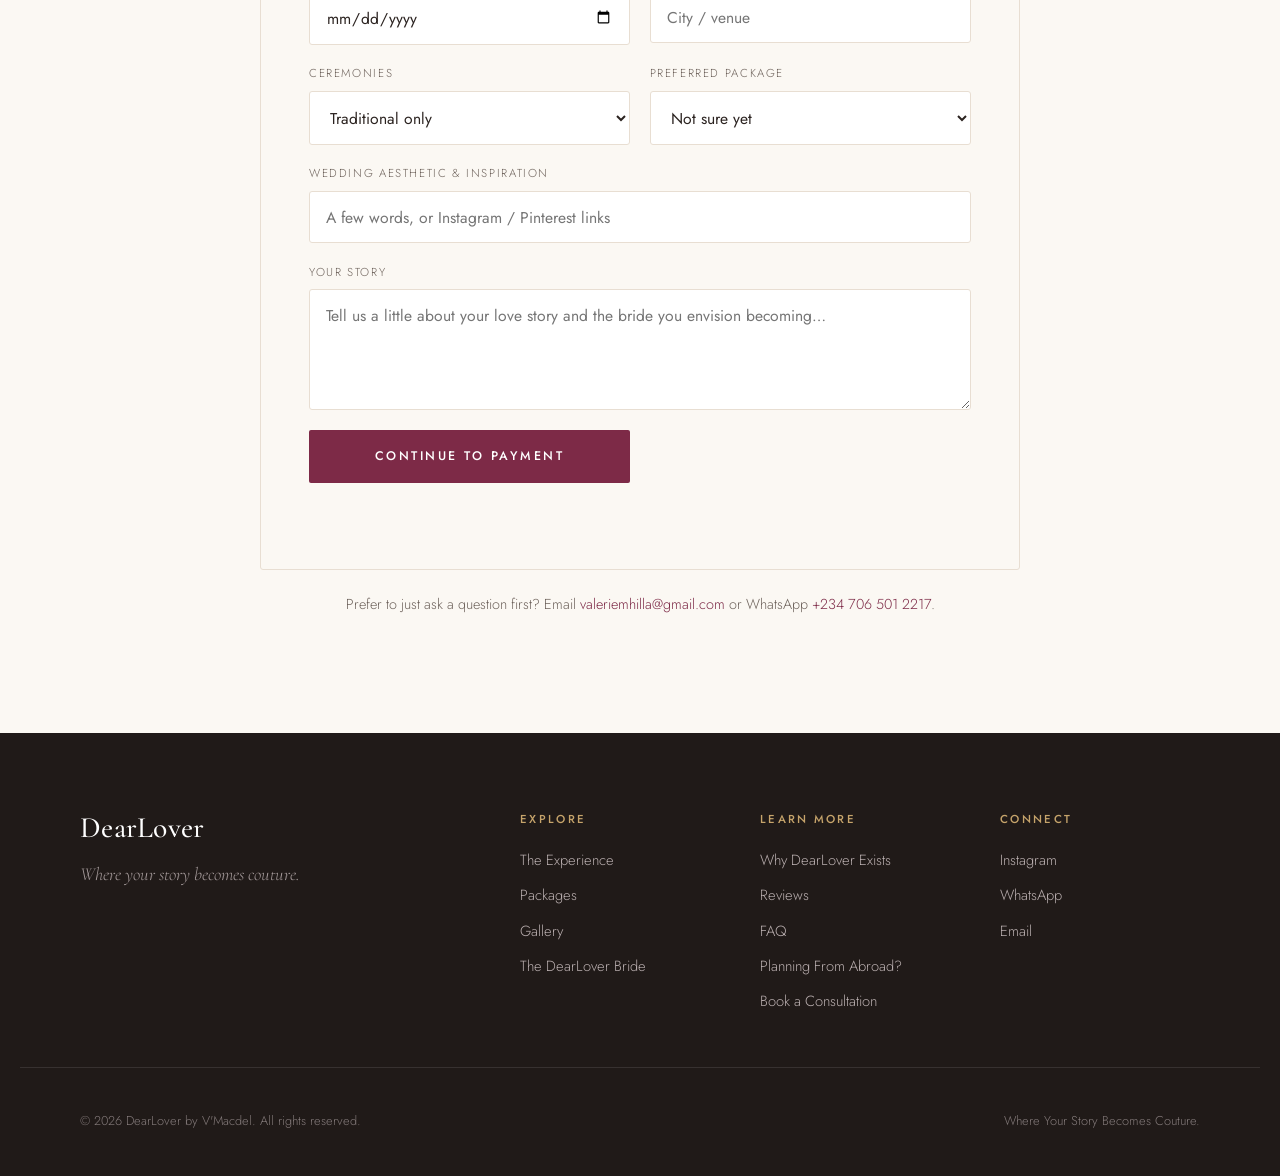
<file: consultation.html>
<!DOCTYPE html>
<html lang="en">
<head>
  <meta charset="UTF-8" />
  <meta name="viewport" content="width=device-width, initial-scale=1.0" />

  <!-- Google Tag Manager -->
  <script>(function(w,d,s,l,i){w[l]=w[l]||[];w[l].push({'gtm.start':
  new Date().getTime(),event:'gtm.js'});var f=d.getElementsByTagName(s)[0],
  j=d.createElement(s),dl=l!='dataLayer'?'&l='+l:'';j.async=true;j.src=
  'https://www.googletagmanager.com/gtm.js?id='+i+dl;f.parentNode.insertBefore(j,f);
  })(window,document,'script','dataLayer','GTM-NJB9P8L4');</script>
  <!-- End Google Tag Manager -->
  <title>Book a Bridal Styling Consultation | DearLover</title>
  <meta name="description" content="Begin your DearLover experience with a private, 60-minute bridal styling consultation — virtual or in person in Lagos, Nigeria." />
  <meta name="robots" content="index, follow" />
  <meta name="theme-color" content="#7D2A47" />
  <link rel="canonical" href="https://dearloverstyling.vercel.app/consultation.html" />

  <!-- Open Graph -->
  <meta property="og:type" content="website" />
  <meta property="og:site_name" content="DearLover by V'Macdel" />
  <meta property="og:locale" content="en_NG" />
  <meta property="og:title" content="Book a Bridal Styling Consultation | DearLover" />
  <meta property="og:description" content="Begin your DearLover experience with a private, 60-minute bridal styling consultation — virtual or in person in Lagos, Nigeria." />
  <meta property="og:url" content="https://dearloverstyling.vercel.app/consultation.html" />
  <meta property="og:image" content="https://dearloverstyling.vercel.app/assets/media/es-trad-10.jpg" />
  <meta property="og:image:width" content="1200" />
  <meta property="og:image:height" content="1500" />

  <!-- Twitter -->
  <meta name="twitter:card" content="summary_large_image" />
  <meta name="twitter:title" content="Book a Bridal Styling Consultation | DearLover" />
  <meta name="twitter:description" content="Begin your DearLover experience with a private, 60-minute bridal styling consultation — virtual or in person in Lagos, Nigeria." />
  <meta name="twitter:image" content="https://dearloverstyling.vercel.app/assets/media/es-trad-10.jpg" />

  <link rel="preconnect" href="https://fonts.googleapis.com" />
  <link rel="preconnect" href="https://fonts.gstatic.com" crossorigin />
  <link href="https://fonts.googleapis.com/css2?family=Cormorant+Garamond:ital,wght@0,400;0,500;0,600;1,400;1,500;1,600&family=Jost:wght@300;400;500&display=swap" rel="stylesheet" />
  <link rel="stylesheet" href="styles.css" />
  <link rel="icon" href="data:image/svg+xml,<svg xmlns='http://www.w3.org/2000/svg' viewBox='0 0 100 100'><text y='.9em' font-size='90'>🤍</text></svg>" />

  <!-- Structured data: Organization -->
  <script type="application/ld+json">
  {
    "@context": "https://schema.org",
    "@type": "ProfessionalService",
    "@id": "https://dearloverstyling.vercel.app/#organization",
    "name": "DearLover by V'Macdel",
    "alternateName": "DearLover",
    "description": "Luxury bridal styling house creating personal, couture wedding wardrobes for brides in Lagos, Nigeria and diaspora homecoming brides from the UK and Canada.",
    "url": "https://dearloverstyling.vercel.app/",
    "image": "https://dearloverstyling.vercel.app/assets/media/augusta-5.jpg",
    "priceRange": "₦₦₦",
    "address": { "@type": "PostalAddress", "addressLocality": "Lagos", "addressCountry": "NG" },
    "areaServed": [
      { "@type": "Country", "name": "Nigeria" },
      { "@type": "Country", "name": "United Kingdom" },
      { "@type": "Country", "name": "Canada" }
    ],
    "sameAs": ["https://www.instagram.com/dearlover_styling/"],
    "founder": { "@type": "Person", "name": "Valerie Adio" }
  }
  </script>

  <!-- Structured data: Breadcrumb -->
  <script type="application/ld+json">
  {
    "@context": "https://schema.org",
    "@type": "BreadcrumbList",
    "itemListElement": [
      { "@type": "ListItem", "position": 1, "name": "Home", "item": "https://dearloverstyling.vercel.app/" },
      { "@type": "ListItem", "position": 2, "name": "Book a Consultation", "item": "https://dearloverstyling.vercel.app/consultation.html" }
    ]
  }
  </script>
</head>
<body>
  <!-- Google Tag Manager (noscript) -->
  <noscript><iframe src="https://www.googletagmanager.com/ns.html?id=GTM-NJB9P8L4"
  height="0" width="0" style="display:none;visibility:hidden"></iframe></noscript>
  <!-- End Google Tag Manager (noscript) -->

  <header class="site-header" id="top">
    <div class="container header-inner">
      <a href="index.html" class="brand"><span class="brand-name">DearLover</span><span class="brand-sub">by V'Macdel</span></a>
      <nav class="main-nav" aria-label="Primary">
        <a href="index.html#experience">The Experience</a>
        <a href="index.html#packages">Packages</a>
        <a href="index.html#gallery">Gallery</a>
        <a href="index.html#brides">The DearLover Bride</a>
        <a href="about.html">About</a>
        <a href="faq.html">FAQ</a>
      </nav>
      <div class="header-actions">
        <a href="consultation.html" class="btn btn-wine">Book a Consultation</a>
        <button class="nav-toggle" aria-label="Open menu" aria-expanded="false"><span></span><span></span><span></span></button>
      </div>
    </div>
  </header>

  <section class="page-hero">
    <div class="container">
      <p class="eyebrow">The DearLover Bridal Consultation</p>
      <h1>Let's begin with your story.</h1>
      <p>Your first step into the DearLover experience — a private consultation designed to help us understand your wedding, your style, and the woman you want to become on your wedding day.</p>
    </div>
  </section>

  <section class="page-section">
    <div class="container prose center" style="margin-bottom:3rem">
      <p class="lead-serif">During your consultation, we discover your wedding vision, your ceremonies, your personal style, your heritage, your preferred silhouettes, your dream looks, your timeline and your styling needs.</p>
      <p><strong>60 minutes · Virtual or In-Person</strong></p>
    </div>

    <div class="container" style="max-width:760px;margin:0 auto 1.2rem">
      <p class="eyebrow" style="text-align:center">Step 1 of 2</p>
      <h2 style="text-align:center;font-size:clamp(1.5rem,3.5vw,2rem);margin-bottom:.6rem">Tell us about your wedding</h2>
      <p class="center" style="color:var(--ink-soft)">A ₦30,000 consultation fee secures your slot. After secure payment you'll choose your time.</p>
    </div>

    <div class="container">
      <form class="form-card" id="consultationForm" novalidate>
        <input type="hidden" name="formType" value="consultation" />
        <div class="form-grid">
          <div class="field field-full">
            <label>Consultation type</label>
            <div class="radio-row">
              <label><input type="radio" name="type" value="Virtual" checked /> Virtual</label>
              <label><input type="radio" name="type" value="In-person" /> In-person</label>
            </div>
          </div>
          <div class="field"><label for="firstName">First name</label><input id="firstName" name="firstName" type="text" placeholder="First name" required /></div>
          <div class="field"><label for="lastName">Last name</label><input id="lastName" name="lastName" type="text" placeholder="Last name" /></div>
          <div class="field"><label for="email">Email</label><input id="email" name="email" type="email" placeholder="you@email.com" required /></div>
          <div class="field"><label for="phone">Phone / WhatsApp</label><input id="phone" name="phone" type="tel" placeholder="+234…" /></div>
          <div class="field"><label for="date">Preferred date</label><input id="date" name="date" type="date" /></div>
          <div class="field"><label for="time">Preferred time</label><input id="time" name="time" type="time" /></div>
          <div class="field"><label for="wdate">Wedding date</label><input id="wdate" name="wdate" type="date" /></div>
          <div class="field"><label for="location">Wedding location</label><input id="location" name="location" type="text" placeholder="City / venue" /></div>
          <div class="field"><label for="ceremonies">Ceremonies</label>
            <select id="ceremonies" name="ceremonies">
              <option>Traditional only</option><option>White wedding only</option>
              <option>Traditional + White wedding</option><option>Multiple ceremonies</option>
            </select>
          </div>
          <div class="field"><label for="package">Preferred package</label>
            <select id="package" name="package">
              <option>Not sure yet</option>
              <option>One Look at You — 2 looks</option>
              <option>The Promise — 4 looks</option>
              <option>The Journey to Forever — 6 looks</option>
              <option>Timeless Love — 8 looks</option>
            </select>
          </div>
          <div class="field field-full"><label for="aesthetic">Wedding aesthetic &amp; inspiration</label><input id="aesthetic" name="aesthetic" type="text" placeholder="A few words, or Instagram / Pinterest links" /></div>
          <div class="field field-full"><label for="story">Your story</label><textarea id="story" name="story" rows="4" placeholder="Tell us a little about your love story and the bride you envision becoming…"></textarea></div>
          <button type="submit" class="btn btn-wine btn-block" id="consultationSubmit">Continue to Payment</button>
          <p class="form-note" role="status"></p>
        </div>
      </form>
      <p class="center" style="margin-top:1.4rem;color:var(--ink-soft);font-size:.9rem">Prefer to just ask a question first? Email <a href="mailto:valeriemhilla@gmail.com" style="color:var(--wine)">valeriemhilla@gmail.com</a> or WhatsApp <a href="https://wa.me/2347065012217" target="_blank" rel="noopener" style="color:var(--wine)">+234 706 501 2217</a>.</p>

    </div>
  </section>

  <footer class="site-footer">
    <div class="container footer-grid">
      <div class="footer-brand"><span class="brand"><span class="brand-name">DearLover</span></span><p>Where your story becomes couture.</p></div>
      <div class="footer-col"><h4>Explore</h4><a href="index.html#experience">The Experience</a><a href="index.html#packages">Packages</a><a href="index.html#gallery">Gallery</a><a href="index.html#brides">The DearLover Bride</a></div>
      <div class="footer-col"><h4>Learn More</h4><a href="about.html">Why DearLover Exists</a><a href="reviews.html">Reviews</a><a href="faq.html">FAQ</a><a href="homecoming.html">Planning From Abroad?</a><a href="consultation.html">Book a Consultation</a></div>
      <div class="footer-col"><h4>Connect</h4><a href="https://www.instagram.com/dearlover_styling/" target="_blank" rel="noopener">Instagram</a><a href="https://wa.me/2347065012217" target="_blank" rel="noopener">WhatsApp</a><a href="mailto:valeriemhilla@gmail.com">Email</a></div>
    </div>
    <div class="container footer-bottom"><p>© 2026 DearLover by V'Macdel. All rights reserved.</p><p>Where Your Story Becomes Couture.</p></div>
  </footer>

  <div class="mobile-cta"><a href="#top" class="btn btn-wine">Book Your Consultation</a></div>
  <script src="script.js"></script>
</body>
</html>
</file>
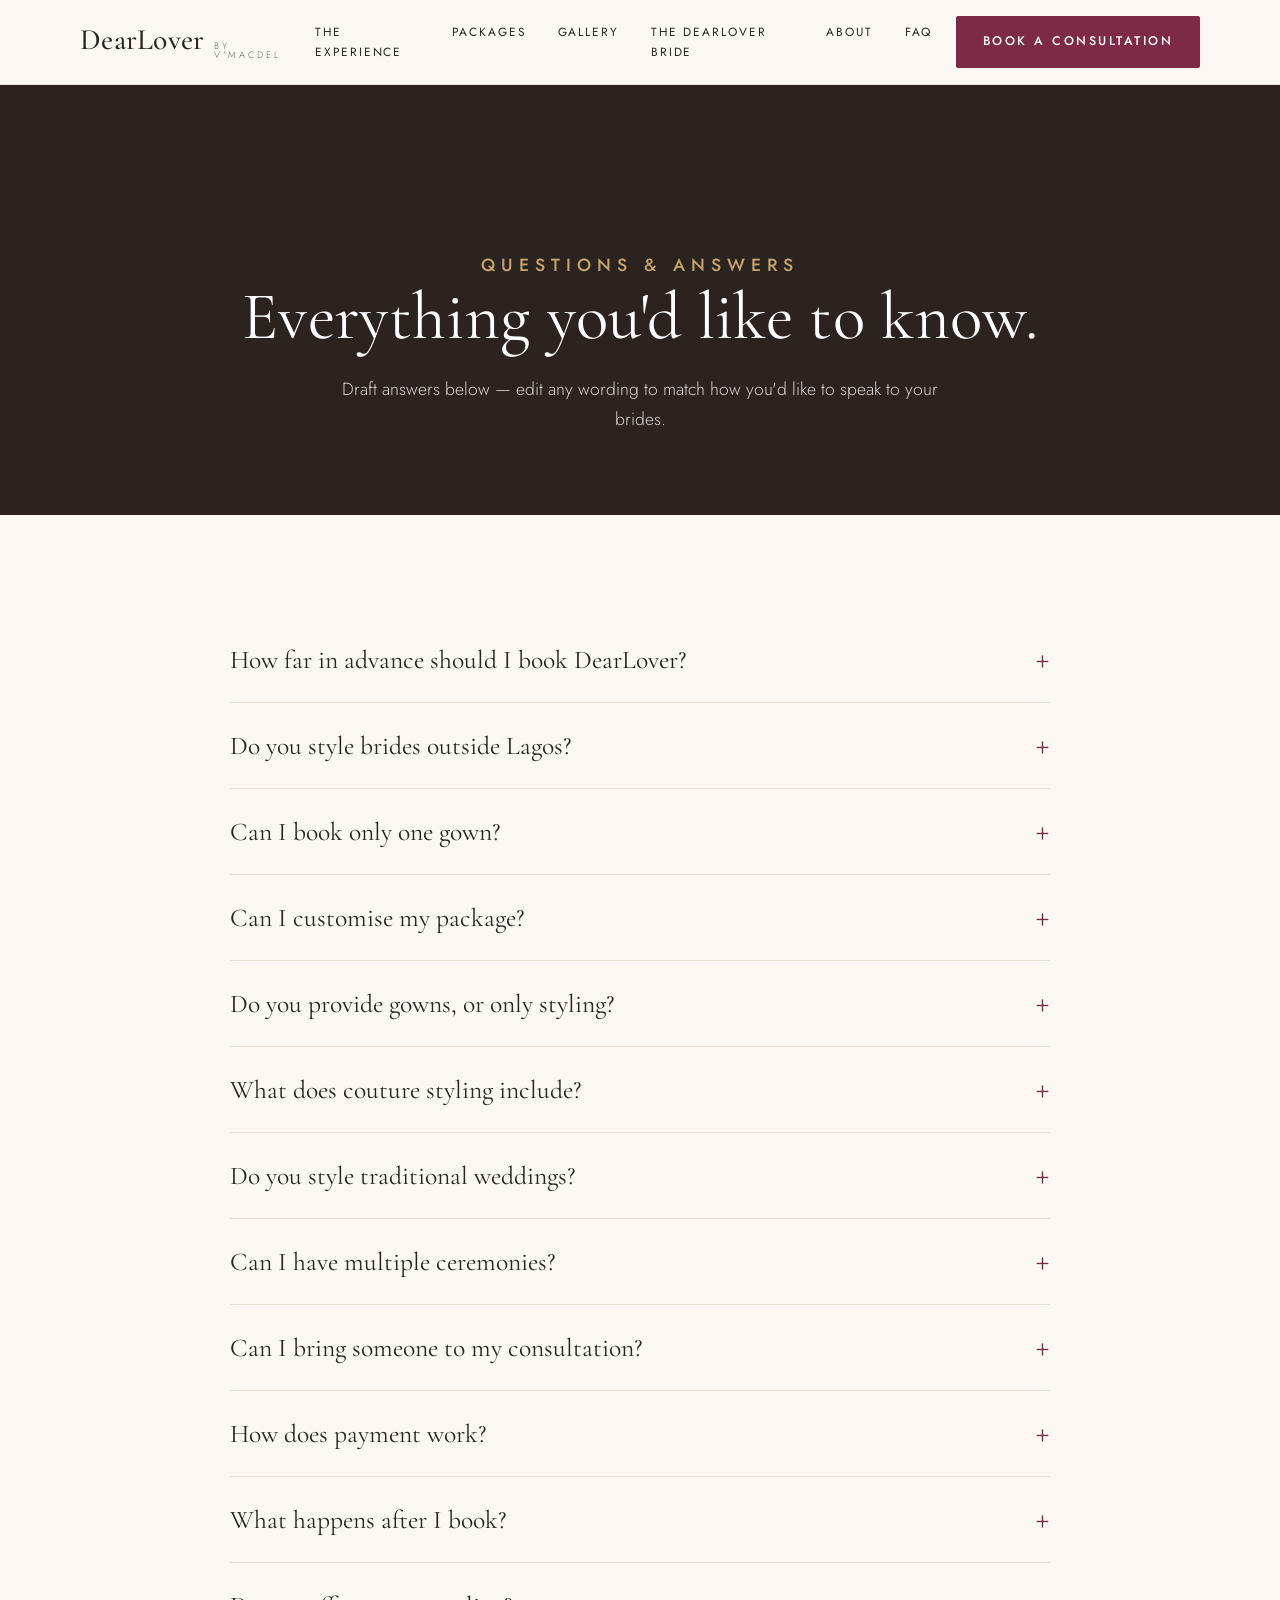
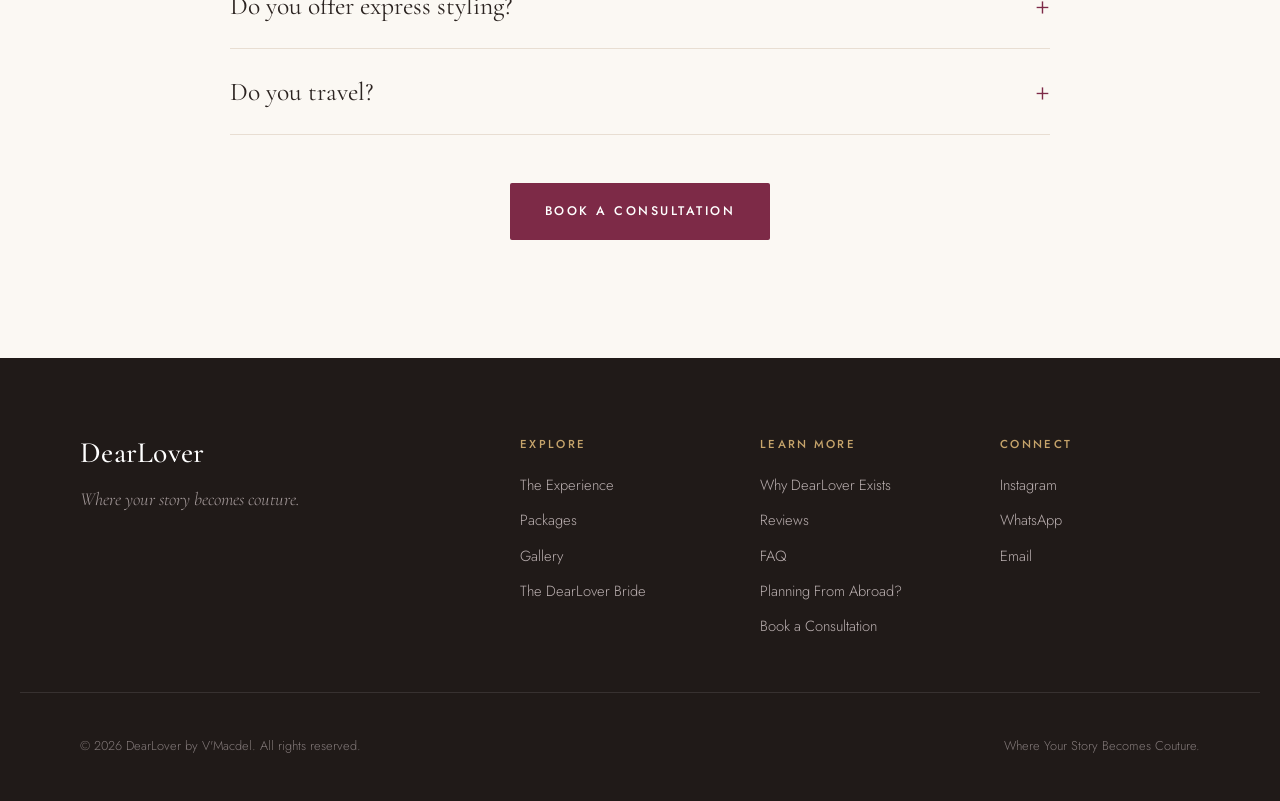
<file: faq.html>
<!DOCTYPE html>
<html lang="en">
<head>
  <meta charset="UTF-8" />
  <meta name="viewport" content="width=device-width, initial-scale=1.0" />

  <!-- Google Tag Manager -->
  <script>(function(w,d,s,l,i){w[l]=w[l]||[];w[l].push({'gtm.start':
  new Date().getTime(),event:'gtm.js'});var f=d.getElementsByTagName(s)[0],
  j=d.createElement(s),dl=l!='dataLayer'?'&l='+l:'';j.async=true;j.src=
  'https://www.googletagmanager.com/gtm.js?id='+i+dl;f.parentNode.insertBefore(j,f);
  })(window,document,'script','dataLayer','GTM-NJB9P8L4');</script>
  <!-- End Google Tag Manager -->
  <title>Bridal Styling FAQs | DearLover</title>
  <meta name="description" content="Answers to common questions about DearLover's luxury bridal styling — booking, packages, traditional weddings, travel, payment and more." />
  <meta name="robots" content="index, follow" />
  <meta name="theme-color" content="#7D2A47" />
  <link rel="canonical" href="https://dearloverstyling.vercel.app/faq.html" />

  <!-- Open Graph -->
  <meta property="og:type" content="website" />
  <meta property="og:site_name" content="DearLover by V'Macdel" />
  <meta property="og:locale" content="en_NG" />
  <meta property="og:title" content="Bridal Styling FAQs | DearLover" />
  <meta property="og:description" content="Answers to common questions about DearLover's luxury bridal styling — booking, packages, traditional weddings, travel, payment and more." />
  <meta property="og:url" content="https://dearloverstyling.vercel.app/faq.html" />
  <meta property="og:image" content="https://dearloverstyling.vercel.app/assets/media/es-white-16.jpg" />
  <meta property="og:image:width" content="1200" />
  <meta property="og:image:height" content="1500" />

  <!-- Twitter -->
  <meta name="twitter:card" content="summary_large_image" />
  <meta name="twitter:title" content="Bridal Styling FAQs | DearLover" />
  <meta name="twitter:description" content="Answers to common questions about DearLover's luxury bridal styling — booking, packages, traditional weddings, travel, payment and more." />
  <meta name="twitter:image" content="https://dearloverstyling.vercel.app/assets/media/es-white-16.jpg" />

  <link rel="preconnect" href="https://fonts.googleapis.com" />
  <link rel="preconnect" href="https://fonts.gstatic.com" crossorigin />
  <link href="https://fonts.googleapis.com/css2?family=Cormorant+Garamond:ital,wght@0,400;0,500;0,600;1,400;1,500;1,600&family=Jost:wght@300;400;500&display=swap" rel="stylesheet" />
  <link rel="stylesheet" href="styles.css" />
  <link rel="icon" href="data:image/svg+xml,<svg xmlns='http://www.w3.org/2000/svg' viewBox='0 0 100 100'><text y='.9em' font-size='90'>🤍</text></svg>" />

  <!-- Structured data: Organization -->
  <script type="application/ld+json">
  {
    "@context": "https://schema.org",
    "@type": "ProfessionalService",
    "@id": "https://dearloverstyling.vercel.app/#organization",
    "name": "DearLover by V'Macdel",
    "alternateName": "DearLover",
    "description": "Luxury bridal styling house creating personal, couture wedding wardrobes for brides in Lagos, Nigeria and diaspora homecoming brides from the UK and Canada.",
    "url": "https://dearloverstyling.vercel.app/",
    "image": "https://dearloverstyling.vercel.app/assets/media/augusta-5.jpg",
    "priceRange": "₦₦₦",
    "address": { "@type": "PostalAddress", "addressLocality": "Lagos", "addressCountry": "NG" },
    "areaServed": [
      { "@type": "Country", "name": "Nigeria" },
      { "@type": "Country", "name": "United Kingdom" },
      { "@type": "Country", "name": "Canada" }
    ],
    "sameAs": ["https://www.instagram.com/dearlover_styling/"],
    "founder": { "@type": "Person", "name": "Valerie Adio" }
  }
  </script>

  <!-- Structured data: Breadcrumb -->
  <script type="application/ld+json">
  {
    "@context": "https://schema.org",
    "@type": "BreadcrumbList",
    "itemListElement": [
      { "@type": "ListItem", "position": 1, "name": "Home", "item": "https://dearloverstyling.vercel.app/" },
      { "@type": "ListItem", "position": 2, "name": "FAQ", "item": "https://dearloverstyling.vercel.app/faq.html" }
    ]
  }
  </script>

  <!-- Structured data: FAQPage -->
  <script type="application/ld+json">
  {
    "@context": "https://schema.org",
    "@type": "FAQPage",
    "mainEntity": [
      { "@type": "Question", "name": "How far in advance should I book DearLover?", "acceptedAnswer": { "@type": "Answer", "text": "We recommend booking 6–12 months before your wedding so we have time to curate, source and refine every look. Shorter timelines are welcome too — see our express styling option." } },
      { "@type": "Question", "name": "Do you style brides outside Lagos?", "acceptedAnswer": { "@type": "Answer", "text": "Yes. We love travelling to our brides. An out-of-Lagos styling fee of ₦200,000 applies, exclusive of flights and accommodation." } },
      { "@type": "Question", "name": "Can I book only one gown?", "acceptedAnswer": { "@type": "Answer", "text": "Our experience begins at two couture looks with our \"One Look at You\" package, but we're happy to discuss a single-look arrangement during your consultation." } },
      { "@type": "Question", "name": "Can I customise my package?", "acceptedAnswer": { "@type": "Answer", "text": "Absolutely. Packages are a starting point, and your consultation is where we tailor everything to your celebration." } },
      { "@type": "Question", "name": "Do you provide gowns, or only styling?", "acceptedAnswer": { "@type": "Answer", "text": "We offer full couture styling — curating and coordinating gowns, accessories and finishing details so every look is cohesive and complete." } },
      { "@type": "Question", "name": "What does couture styling include?", "acceptedAnswer": { "@type": "Answer", "text": "Styling consultation, personalised direction, look curation, gown & accessory styling, fittings and refinement, and wedding-week support — the exact scope depends on your package." } },
      { "@type": "Question", "name": "Do you style traditional weddings?", "acceptedAnswer": { "@type": "Answer", "text": "Yes — traditional, white wedding, reception and everything in between. Celebrating your heritage is at the heart of what we do." } },
      { "@type": "Question", "name": "Can I have multiple ceremonies?", "acceptedAnswer": { "@type": "Answer", "text": "Of course. Our multi-look packages are designed exactly for brides whose celebration unfolds across several ceremonies." } },
      { "@type": "Question", "name": "Can I bring someone to my consultation?", "acceptedAnswer": { "@type": "Answer", "text": "Yes — you're welcome to bring someone whose opinion you trust. We simply ask that the vision remains yours." } },
      { "@type": "Question", "name": "How does payment work?", "acceptedAnswer": { "@type": "Answer", "text": "After your consultation, a booking deposit secures your date, with the balance scheduled ahead of your wedding. Full details are shared during your consultation." } },
      { "@type": "Question", "name": "What happens after I book?", "acceptedAnswer": { "@type": "Answer", "text": "You'll receive a confirmation and welcome note, then we begin your DearLover journey — discovery, consultation, curation, fittings and the reveal of your complete wardrobe." } },
      { "@type": "Question", "name": "Do you offer express styling?", "acceptedAnswer": { "@type": "Answer", "text": "Yes. For weddings within 3 months, an express styling fee of ₦200,000 applies so we can prioritise your timeline." } },
      { "@type": "Question", "name": "Do you travel?", "acceptedAnswer": { "@type": "Answer", "text": "We do — within Nigeria and beyond. Travel arrangements are discussed and confirmed as part of your booking." } }
    ]
  }
  </script>
</head>
<body>
  <!-- Google Tag Manager (noscript) -->
  <noscript><iframe src="https://www.googletagmanager.com/ns.html?id=GTM-NJB9P8L4"
  height="0" width="0" style="display:none;visibility:hidden"></iframe></noscript>
  <!-- End Google Tag Manager (noscript) -->

  <header class="site-header" id="top">
    <div class="container header-inner">
      <a href="index.html" class="brand"><span class="brand-name">DearLover</span><span class="brand-sub">by V'Macdel</span></a>
      <nav class="main-nav" aria-label="Primary">
        <a href="index.html#experience">The Experience</a>
        <a href="index.html#packages">Packages</a>
        <a href="index.html#gallery">Gallery</a>
        <a href="index.html#brides">The DearLover Bride</a>
        <a href="about.html">About</a>
        <a href="faq.html">FAQ</a>
      </nav>
      <div class="header-actions">
        <a href="consultation.html" class="btn btn-wine">Book a Consultation</a>
        <button class="nav-toggle" aria-label="Open menu" aria-expanded="false"><span></span><span></span><span></span></button>
      </div>
    </div>
  </header>

  <section class="page-hero">
    <div class="container">
      <p class="eyebrow">Questions &amp; Answers</p>
      <h1>Everything you'd like to know.</h1>
      <p>Draft answers below — edit any wording to match how you'd like to speak to your brides.</p>
    </div>
  </section>

  <section class="page-section">
    <div class="container">
      <div class="faq-list">
        <div class="faq-item"><button class="faq-q">How far in advance should I book DearLover?<span class="plus">+</span></button><div class="faq-a"><p>We recommend booking 6–12 months before your wedding so we have time to curate, source and refine every look. Shorter timelines are welcome too — see our express styling option.</p></div></div>
        <div class="faq-item"><button class="faq-q">Do you style brides outside Lagos?<span class="plus">+</span></button><div class="faq-a"><p>Yes. We love travelling to our brides. An out-of-Lagos styling fee of ₦200,000 applies, exclusive of flights and accommodation.</p></div></div>
        <div class="faq-item"><button class="faq-q">Can I book only one gown?<span class="plus">+</span></button><div class="faq-a"><p>Our experience begins at two couture looks with our "One Look at You" package, but we're happy to discuss a single-look arrangement during your consultation.</p></div></div>
        <div class="faq-item"><button class="faq-q">Can I customise my package?<span class="plus">+</span></button><div class="faq-a"><p>Absolutely. Packages are a starting point, and your consultation is where we tailor everything to your celebration.</p></div></div>
        <div class="faq-item"><button class="faq-q">Do you provide gowns, or only styling?<span class="plus">+</span></button><div class="faq-a"><p>We offer full couture styling — curating and coordinating gowns, accessories and finishing details so every look is cohesive and complete.</p></div></div>
        <div class="faq-item"><button class="faq-q">What does couture styling include?<span class="plus">+</span></button><div class="faq-a"><p>Styling consultation, personalised direction, look curation, gown &amp; accessory styling, fittings and refinement, and wedding-week support — the exact scope depends on your package.</p></div></div>
        <div class="faq-item"><button class="faq-q">Do you style traditional weddings?<span class="plus">+</span></button><div class="faq-a"><p>Yes — traditional, white wedding, reception and everything in between. Celebrating your heritage is at the heart of what we do.</p></div></div>
        <div class="faq-item"><button class="faq-q">Can I have multiple ceremonies?<span class="plus">+</span></button><div class="faq-a"><p>Of course. Our multi-look packages are designed exactly for brides whose celebration unfolds across several ceremonies.</p></div></div>
        <div class="faq-item"><button class="faq-q">Can I bring someone to my consultation?<span class="plus">+</span></button><div class="faq-a"><p>Yes — you're welcome to bring someone whose opinion you trust. We simply ask that the vision remains yours.</p></div></div>
        <div class="faq-item"><button class="faq-q">How does payment work?<span class="plus">+</span></button><div class="faq-a"><p>After your consultation, a booking deposit secures your date, with the balance scheduled ahead of your wedding. Full details are shared during your consultation.</p></div></div>
        <div class="faq-item"><button class="faq-q">What happens after I book?<span class="plus">+</span></button><div class="faq-a"><p>You'll receive a confirmation and welcome note, then we begin your DearLover journey — discovery, consultation, curation, fittings and the reveal of your complete wardrobe.</p></div></div>
        <div class="faq-item"><button class="faq-q">Do you offer express styling?<span class="plus">+</span></button><div class="faq-a"><p>Yes. For weddings within 3 months, an express styling fee of ₦200,000 applies so we can prioritise your timeline.</p></div></div>
        <div class="faq-item"><button class="faq-q">Do you travel?<span class="plus">+</span></button><div class="faq-a"><p>We do — within Nigeria and beyond. Travel arrangements are discussed and confirmed as part of your booking.</p></div></div>
      </div>
      <p class="center" style="margin-top:3rem"><a href="consultation.html" class="btn btn-wine">Book a Consultation</a></p>
    </div>
  </section>

  <footer class="site-footer">
    <div class="container footer-grid">
      <div class="footer-brand"><span class="brand"><span class="brand-name">DearLover</span></span><p>Where your story becomes couture.</p></div>
      <div class="footer-col"><h4>Explore</h4><a href="index.html#experience">The Experience</a><a href="index.html#packages">Packages</a><a href="index.html#gallery">Gallery</a><a href="index.html#brides">The DearLover Bride</a></div>
      <div class="footer-col"><h4>Learn More</h4><a href="about.html">Why DearLover Exists</a><a href="reviews.html">Reviews</a><a href="faq.html">FAQ</a><a href="homecoming.html">Planning From Abroad?</a><a href="consultation.html">Book a Consultation</a></div>
      <div class="footer-col"><h4>Connect</h4><a href="https://www.instagram.com/dearlover_styling/" target="_blank" rel="noopener">Instagram</a><a href="https://wa.me/2347065012217" target="_blank" rel="noopener">WhatsApp</a><a href="mailto:valeriemhilla@gmail.com">Email</a></div>
    </div>
    <div class="container footer-bottom"><p>© 2026 DearLover by V'Macdel. All rights reserved.</p><p>Where Your Story Becomes Couture.</p></div>
  </footer>

  <div class="mobile-cta"><a href="consultation.html" class="btn btn-wine">Book Your Consultation</a></div>
  <script src="script.js"></script>
</body>
</html>
</file>
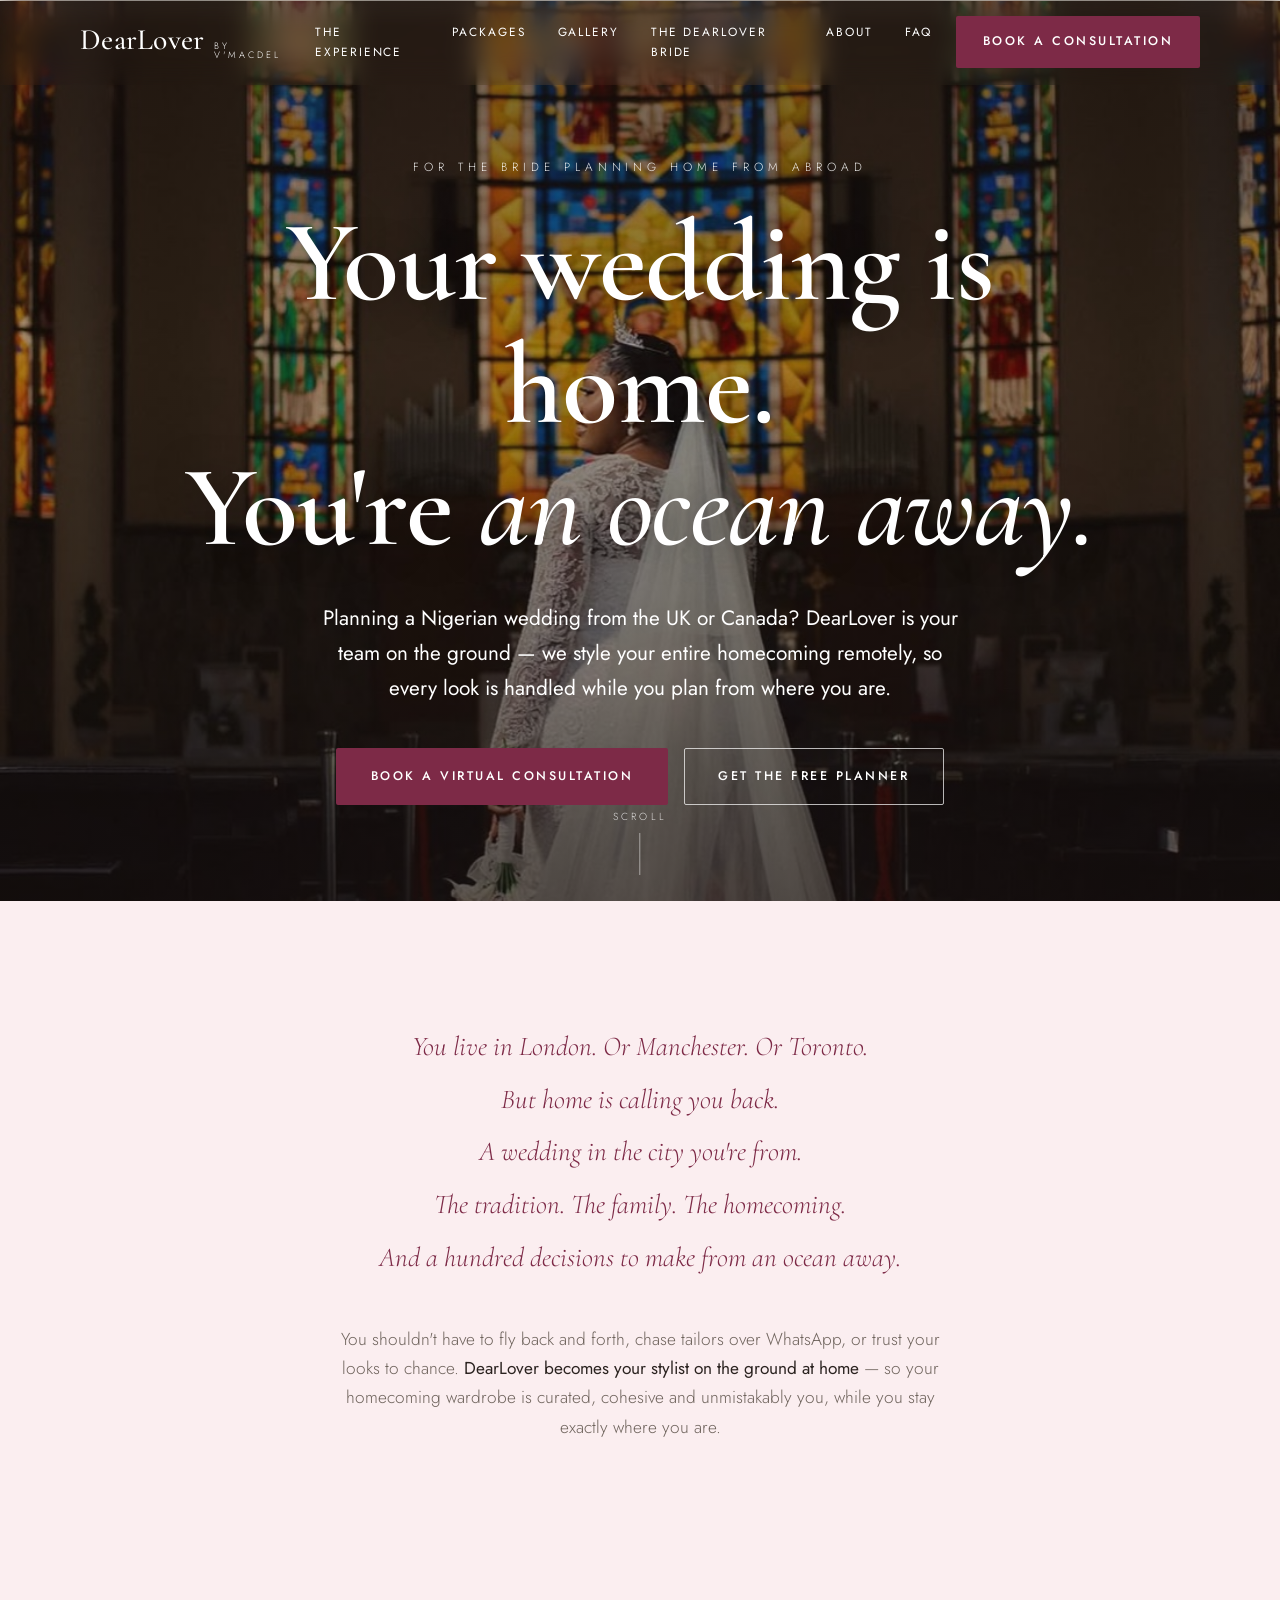
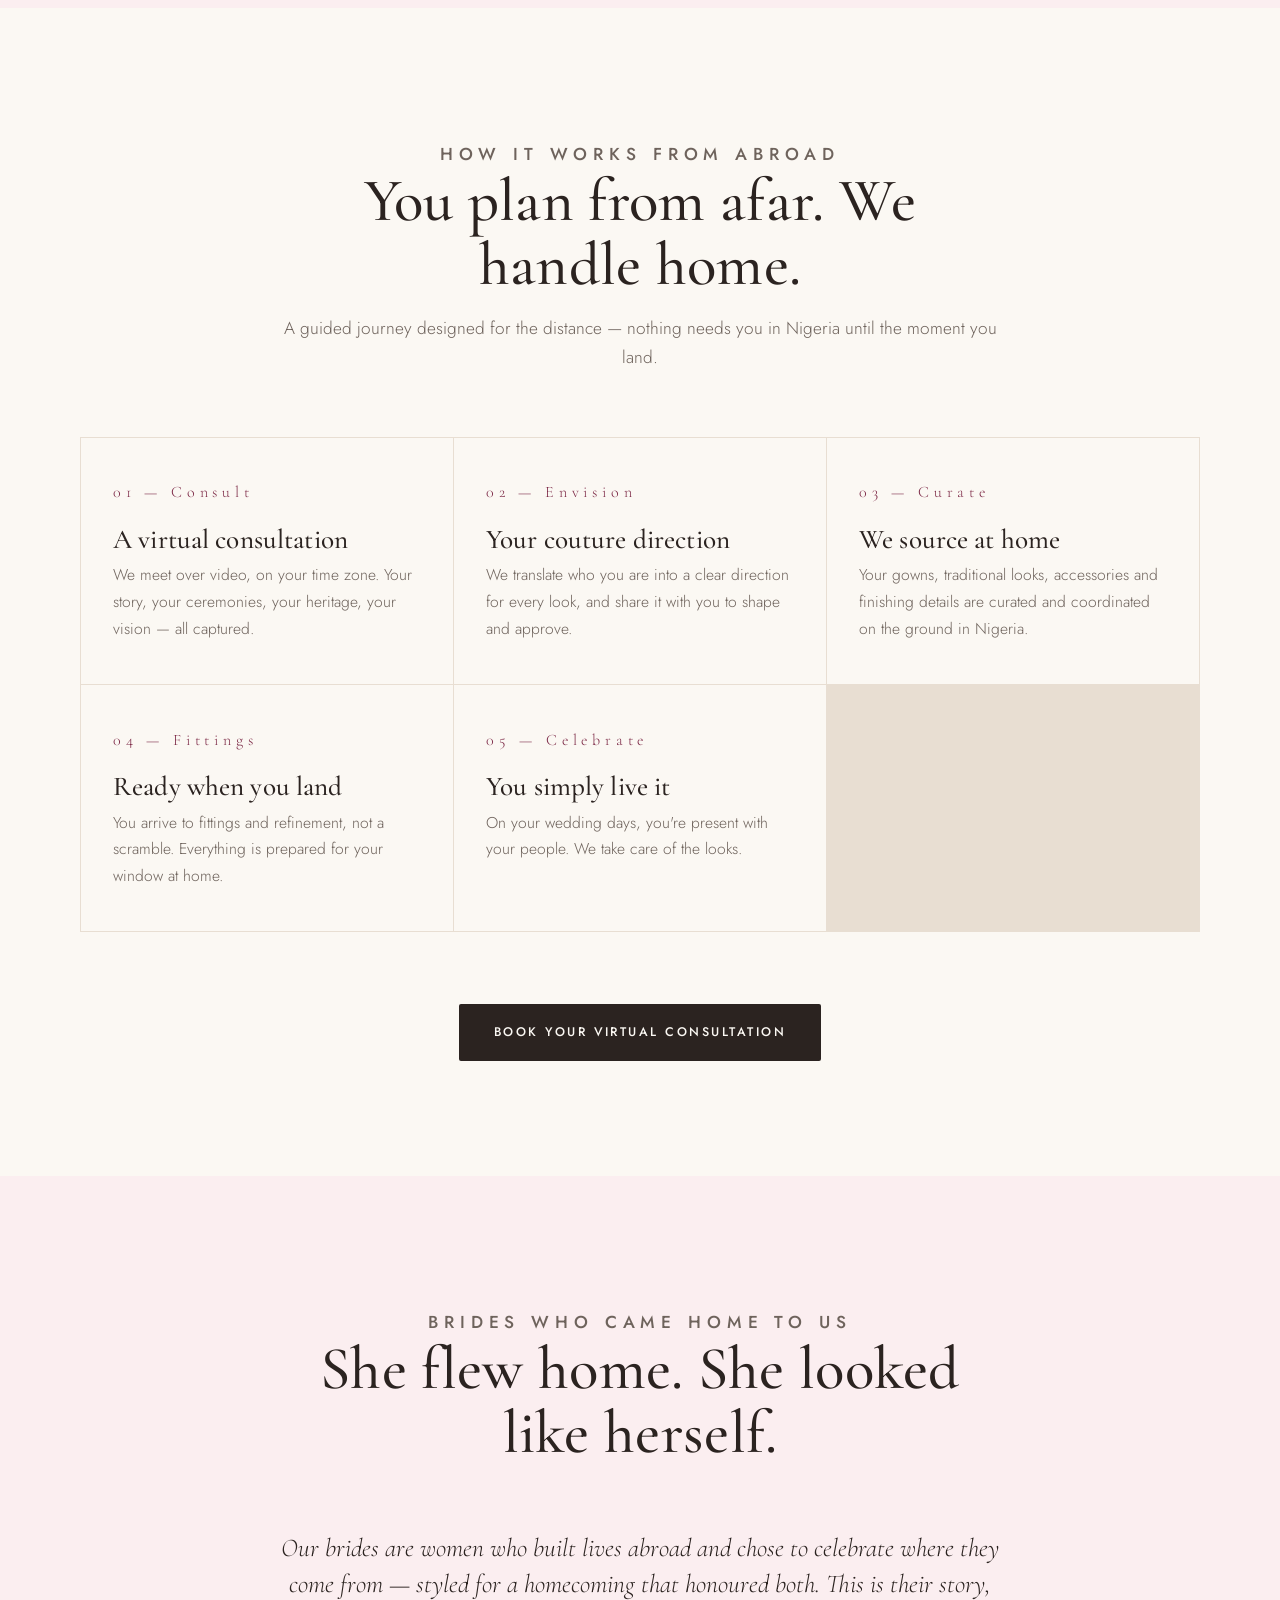
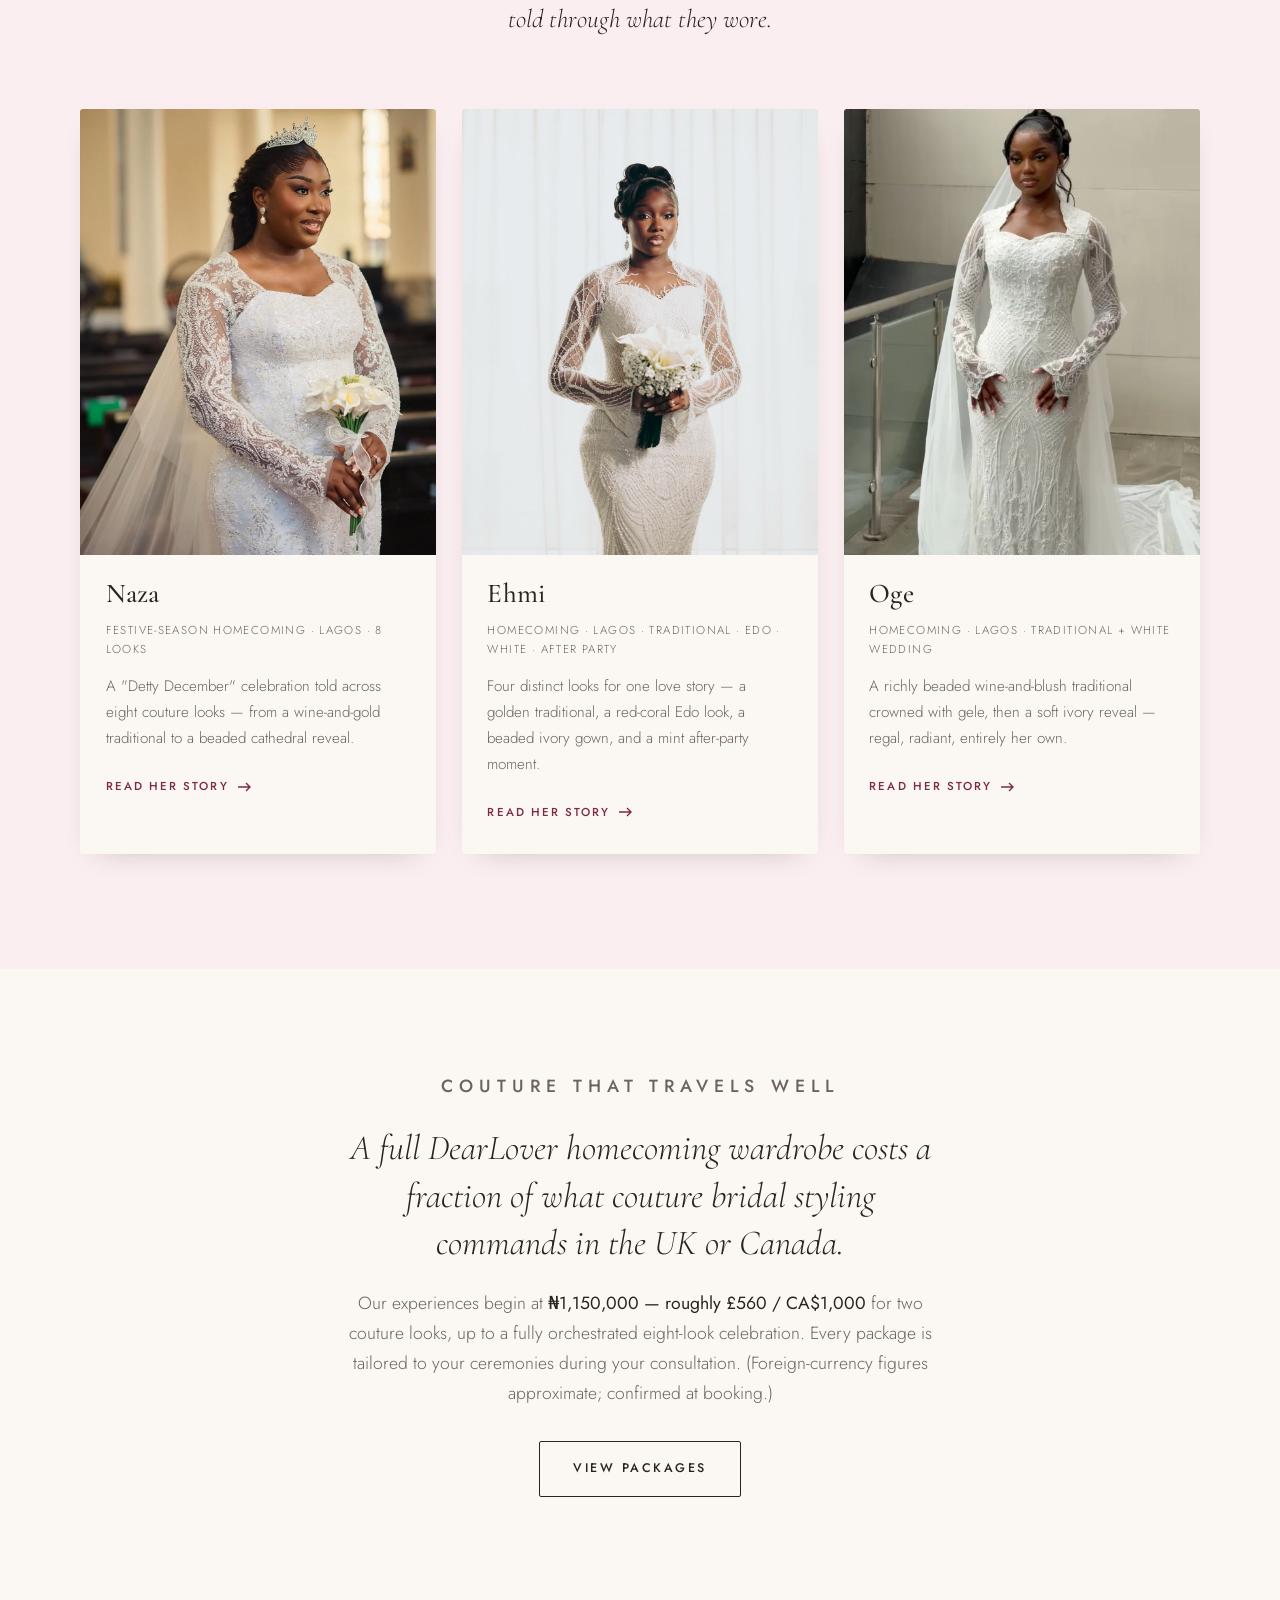
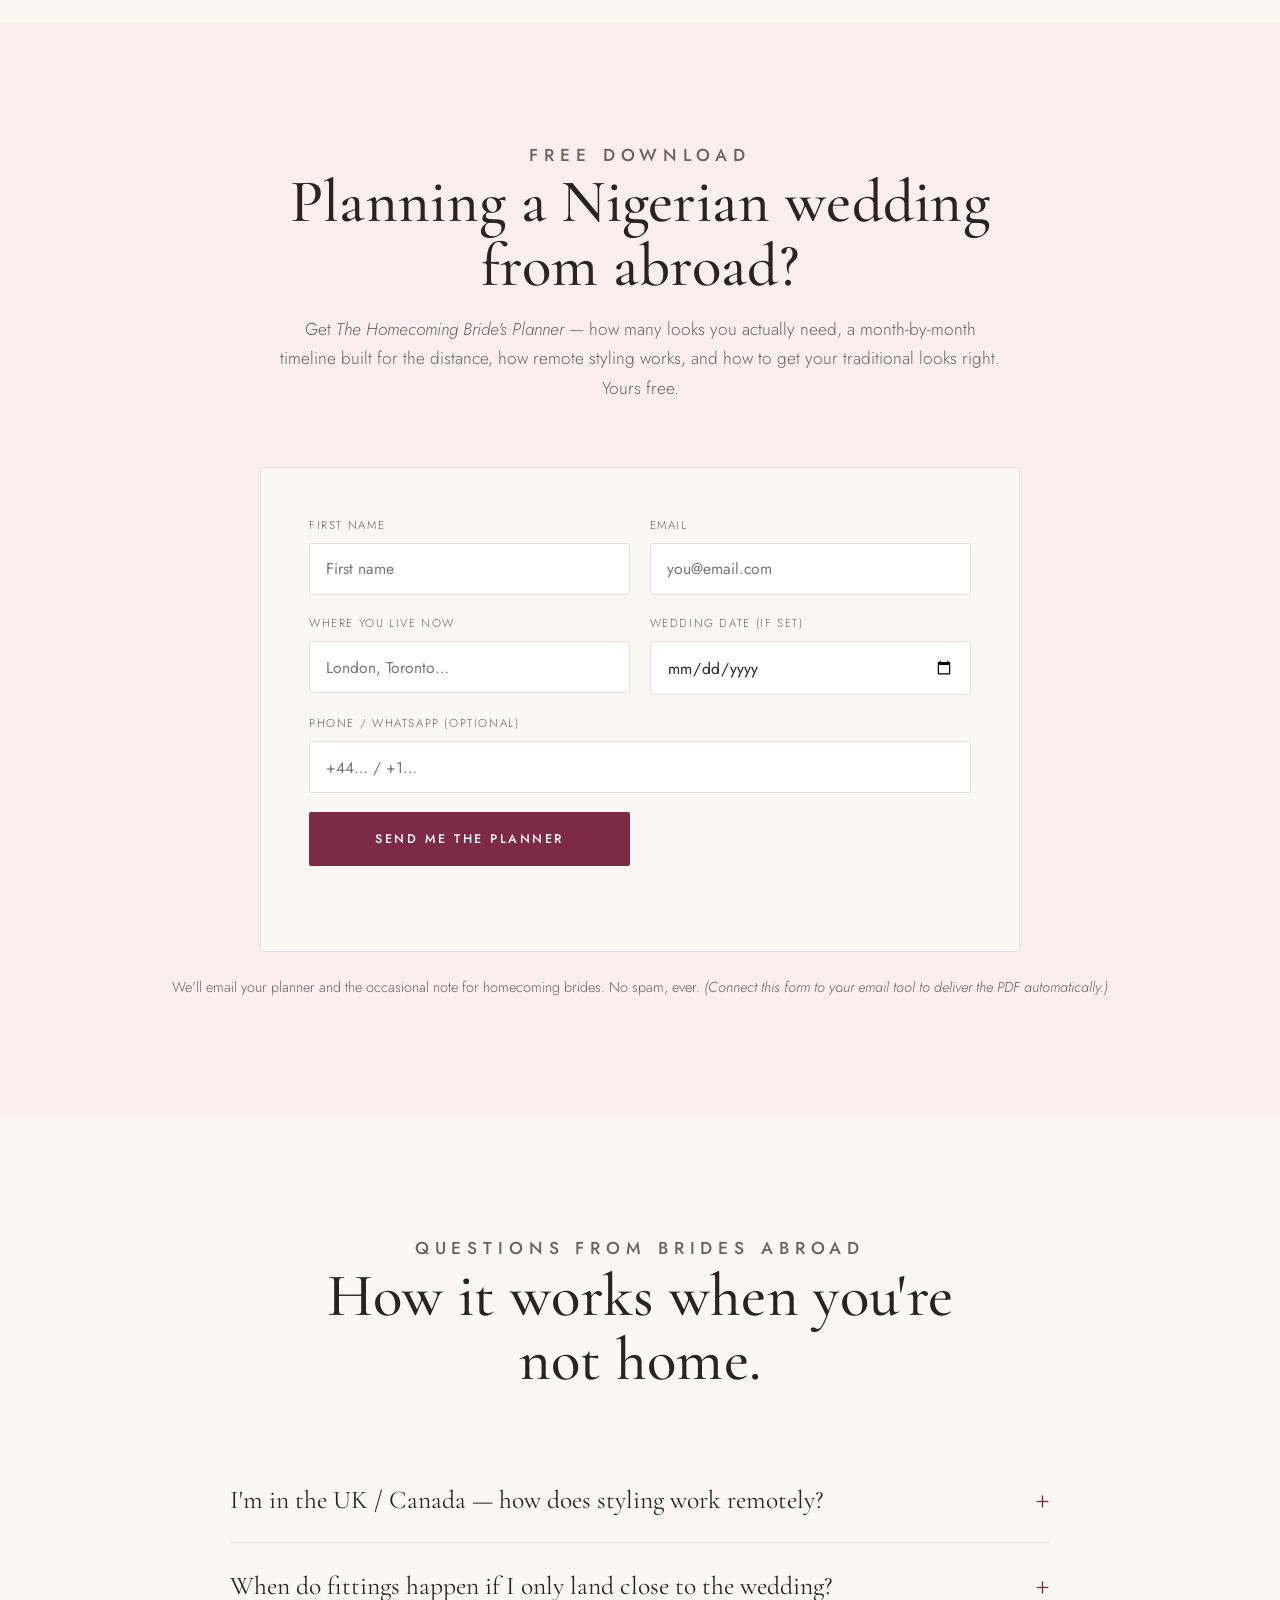
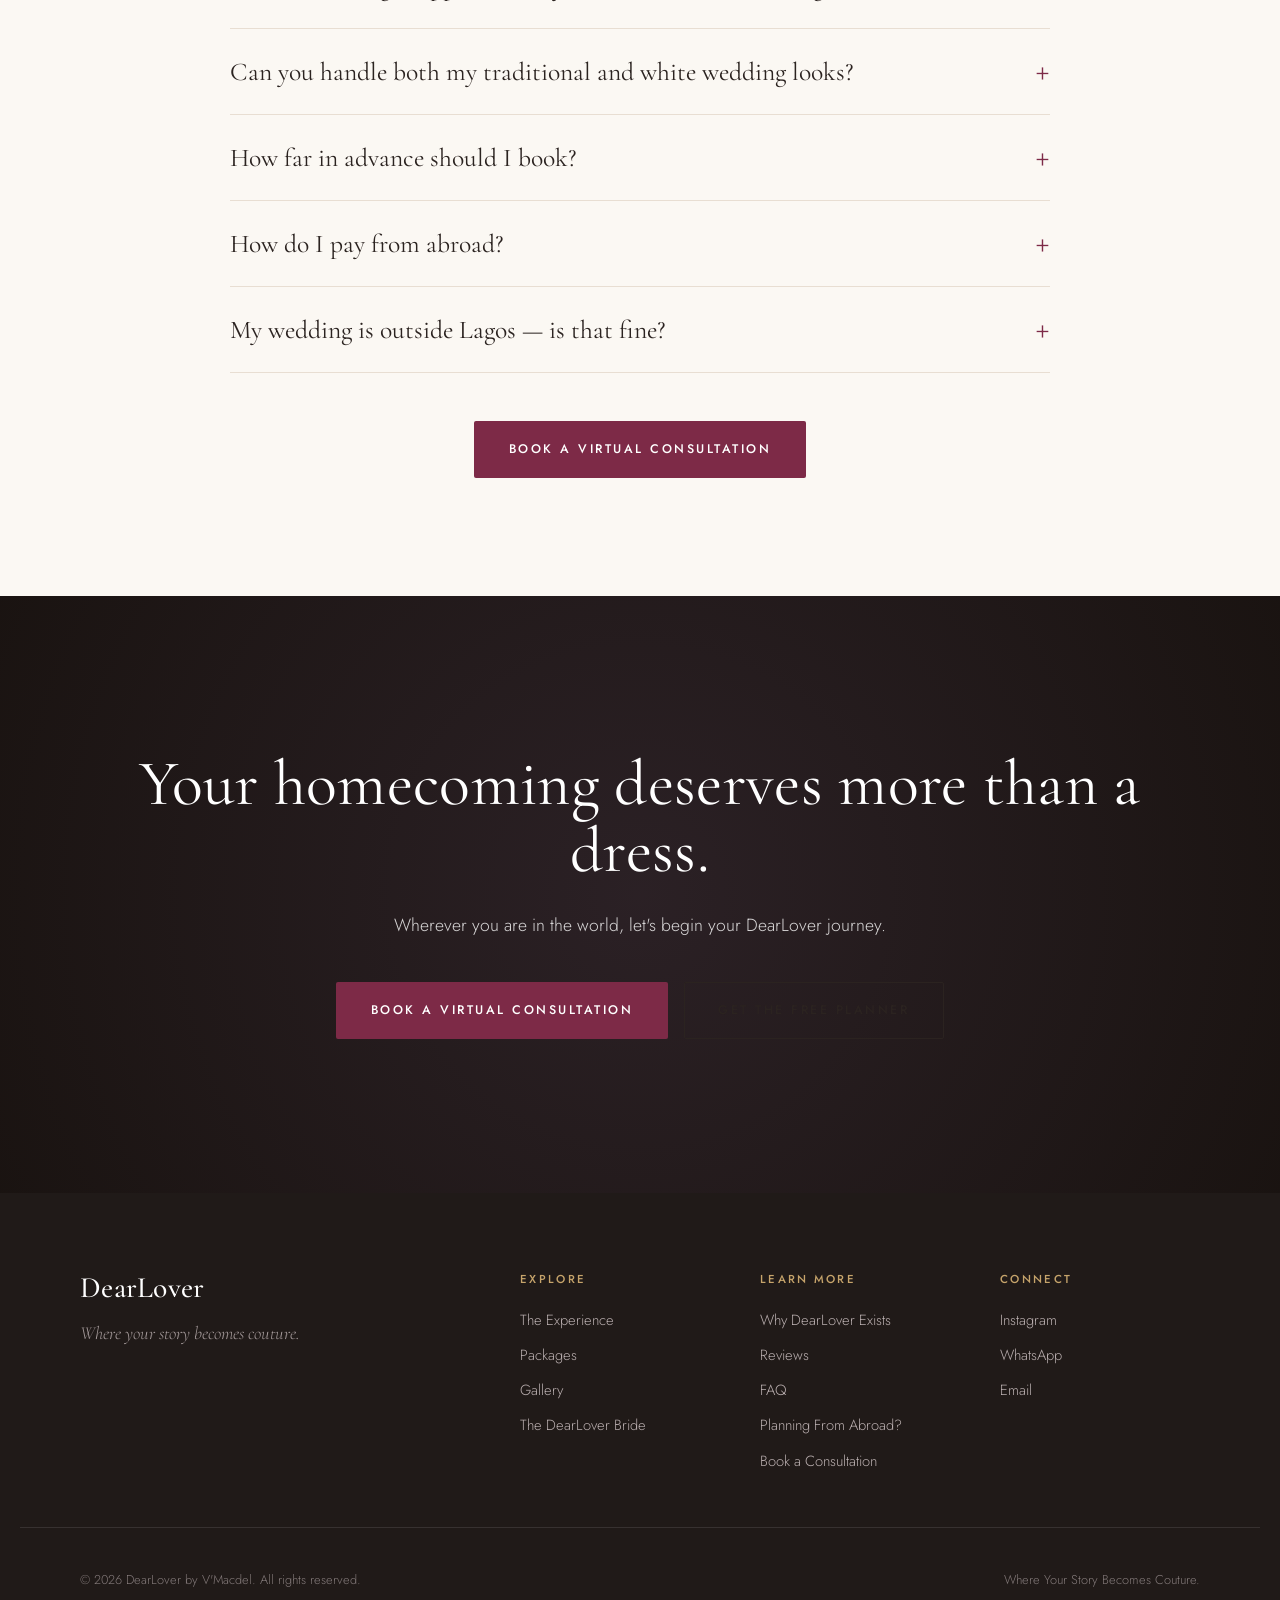
<file: homecoming.html>
<!DOCTYPE html>
<html lang="en">
<head>
  <meta charset="UTF-8" />
  <meta name="viewport" content="width=device-width, initial-scale=1.0" />

  <!-- Google Tag Manager -->
  <script>(function(w,d,s,l,i){w[l]=w[l]||[];w[l].push({'gtm.start':
  new Date().getTime(),event:'gtm.js'});var f=d.getElementsByTagName(s)[0],
  j=d.createElement(s),dl=l!='dataLayer'?'&l='+l:'';j.async=true;j.src=
  'https://www.googletagmanager.com/gtm.js?id='+i+dl;f.parentNode.insertBefore(j,f);
  })(window,document,'script','dataLayer','GTM-NJB9P8L4');</script>
  <!-- End Google Tag Manager -->
  <title>Diaspora Homecoming Bridal Styling | DearLover</title>
  <meta name="description" content="Planning a Nigerian wedding from the UK or Canada? DearLover styles your homecoming remotely — virtual consultation, styling in Nigeria, fittings on arrival." />
  <meta name="robots" content="index, follow" />
  <meta name="theme-color" content="#7D2A47" />
  <link rel="canonical" href="https://dearloverstyling.vercel.app/homecoming.html" />

  <!-- Open Graph -->
  <meta property="og:type" content="website" />
  <meta property="og:site_name" content="DearLover by V'Macdel" />
  <meta property="og:locale" content="en_NG" />
  <meta property="og:title" content="Diaspora Homecoming Bridal Styling | DearLover" />
  <meta property="og:description" content="Planning a Nigerian wedding from the UK or Canada? DearLover styles your homecoming remotely — virtual consultation, expert styling in Nigeria, fittings on arrival." />
  <meta property="og:url" content="https://dearloverstyling.vercel.app/homecoming.html" />
  <meta property="og:image" content="https://dearloverstyling.vercel.app/assets/media/augusta-5.jpg" />
  <meta property="og:image:width" content="1200" />
  <meta property="og:image:height" content="1500" />

  <!-- Twitter -->
  <meta name="twitter:card" content="summary_large_image" />
  <meta name="twitter:title" content="Diaspora Homecoming Bridal Styling | DearLover" />
  <meta name="twitter:description" content="Planning a Nigerian wedding from the UK or Canada? DearLover styles your homecoming remotely, from consultation to fittings on arrival." />
  <meta name="twitter:image" content="https://dearloverstyling.vercel.app/assets/media/augusta-5.jpg" />

  <link rel="preconnect" href="https://fonts.googleapis.com" />
  <link rel="preconnect" href="https://fonts.gstatic.com" crossorigin />
  <link href="https://fonts.googleapis.com/css2?family=Cormorant+Garamond:ital,wght@0,400;0,500;0,600;1,400;1,500;1,600&family=Jost:wght@300;400;500&display=swap" rel="stylesheet" />
  <link rel="stylesheet" href="styles.css" />
  <link rel="icon" href="data:image/svg+xml,<svg xmlns='http://www.w3.org/2000/svg' viewBox='0 0 100 100'><text y='.9em' font-size='90'>🤍</text></svg>" />

  <!-- Structured data: Organization -->
  <script type="application/ld+json">
  {
    "@context": "https://schema.org",
    "@type": "ProfessionalService",
    "@id": "https://dearloverstyling.vercel.app/#organization",
    "name": "DearLover by V'Macdel",
    "alternateName": "DearLover",
    "description": "Luxury bridal styling house creating personal, couture wedding wardrobes for brides in Lagos, Nigeria and diaspora homecoming brides from the UK and Canada.",
    "url": "https://dearloverstyling.vercel.app/",
    "image": "https://dearloverstyling.vercel.app/assets/media/augusta-5.jpg",
    "priceRange": "₦₦₦",
    "address": { "@type": "PostalAddress", "addressLocality": "Lagos", "addressCountry": "NG" },
    "areaServed": [
      { "@type": "Country", "name": "Nigeria" },
      { "@type": "Country", "name": "United Kingdom" },
      { "@type": "Country", "name": "Canada" }
    ],
    "sameAs": ["https://www.instagram.com/dearlover_styling/"],
    "founder": { "@type": "Person", "name": "Valerie Adio" }
  }
  </script>

  <!-- Structured data: Breadcrumb -->
  <script type="application/ld+json">
  {
    "@context": "https://schema.org",
    "@type": "BreadcrumbList",
    "itemListElement": [
      { "@type": "ListItem", "position": 1, "name": "Home", "item": "https://dearloverstyling.vercel.app/" },
      { "@type": "ListItem", "position": 2, "name": "Homecoming Bridal Styling", "item": "https://dearloverstyling.vercel.app/homecoming.html" }
    ]
  }
  </script>

  <!-- Structured data: FAQPage -->
  <script type="application/ld+json">
  {
    "@context": "https://schema.org",
    "@type": "FAQPage",
    "mainEntity": [
      { "@type": "Question", "name": "I'm in the UK / Canada — how does styling work remotely?", "acceptedAnswer": { "@type": "Answer", "text": "Everything up to your wedding is virtual. Your consultation, your couture direction and approvals all happen online, on your time zone. We do the sourcing, curation and coordination on the ground in Nigeria, and fittings happen when you arrive home." } },
      { "@type": "Question", "name": "When do fittings happen if I only land close to the wedding?", "acceptedAnswer": { "@type": "Answer", "text": "We plan your fitting window around your travel dates, so everything is prepared before you land. You arrive to refinement, not a scramble. Share your arrival date at consultation and we build the timeline around it." } },
      { "@type": "Question", "name": "Can you handle both my traditional and white wedding looks?", "acceptedAnswer": { "@type": "Answer", "text": "Yes — traditional, white wedding, reception and after-party. Celebrating your heritage is at the heart of what we do, and your traditional looks receive the same couture care as your gown." } },
      { "@type": "Question", "name": "How far in advance should I book?", "acceptedAnswer": { "@type": "Answer", "text": "We recommend 6–12 months before your wedding so we can curate, source and refine without rushing. Booking early also secures your date in our calendar — especially for festive-season weddings." } },
      { "@type": "Question", "name": "How do I pay from abroad?", "acceptedAnswer": { "@type": "Answer", "text": "We arrange secure international payment and confirm the currency and schedule during your consultation. A booking deposit secures your date, with the balance scheduled ahead of your wedding." } },
      { "@type": "Question", "name": "My wedding is outside Lagos — is that fine?", "acceptedAnswer": { "@type": "Answer", "text": "Absolutely. We style homecoming weddings across Nigeria; an out-of-Lagos styling fee of ₦200,000 applies, exclusive of travel. We confirm the details as part of your booking." } }
    ]
  }
  </script>
</head>
<body>
  <!-- Google Tag Manager (noscript) -->
  <noscript><iframe src="https://www.googletagmanager.com/ns.html?id=GTM-NJB9P8L4"
  height="0" width="0" style="display:none;visibility:hidden"></iframe></noscript>
  <!-- End Google Tag Manager (noscript) -->

  <header class="site-header on-hero" id="top">
    <div class="container header-inner">
      <a href="index.html" class="brand"><span class="brand-name">DearLover</span><span class="brand-sub">by V'Macdel</span></a>
      <nav class="main-nav" aria-label="Primary">
        <a href="index.html#experience">The Experience</a>
        <a href="index.html#packages">Packages</a>
        <a href="index.html#gallery">Gallery</a>
        <a href="index.html#brides">The DearLover Bride</a>
        <a href="about.html">About</a>
        <a href="faq.html">FAQ</a>
      </nav>
      <div class="header-actions">
        <a href="consultation.html" class="btn btn-wine">Book a Consultation</a>
        <button class="nav-toggle" aria-label="Open menu" aria-expanded="false"><span></span><span></span><span></span></button>
      </div>
    </div>
  </header>

  <!-- Hero -->
  <section class="hero">
    <div class="hero-bg">
      <img class="hero-layer hero-photo is-active" src="assets/media/augusta-5.jpg" alt="A DearLover homecoming bride" fetchpriority="high" />
    </div>
    <div class="hero-inner">
      <p class="hero-kicker">For the bride planning home from abroad</p>
      <h1>Your wedding is home.<br>You're <em>an ocean away.</em></h1>
      <p class="hero-lead">Planning a Nigerian wedding from the UK or Canada? DearLover is your team on the ground — we style your entire homecoming remotely, so every look is handled while you plan from where you are.</p>
      <div class="hero-cta">
        <a href="consultation.html" class="btn btn-wine">Book a Virtual Consultation</a>
        <a href="#planner" class="btn btn-outline-light">Get the Free Planner</a>
      </div>
    </div>
    <a href="#reality" class="scroll-cue">Scroll</a>
  </section>

  <!-- The homecoming reality -->
  <section class="intro" id="reality">
    <div class="container">
      <div class="intro-lines">
        <p>You live in London. Or Manchester. Or Toronto.</p>
        <p>But home is calling you back.</p>
        <p>A wedding in the city you're from.</p>
        <p>The tradition. The family. The homecoming.</p>
        <p>And a hundred decisions to make from an ocean away.</p>
      </div>
      <p class="intro-body">You shouldn't have to fly back and forth, chase tailors over WhatsApp, or trust your looks to chance. <strong>DearLover becomes your stylist on the ground at home</strong> — so your homecoming wardrobe is curated, cohesive and unmistakably you, while you stay exactly where you are.</p>
    </div>
  </section>

  <!-- How remote styling works -->
  <section class="experience" id="how">
    <div class="container">
      <div class="section-head center">
        <p class="eyebrow">How it works from abroad</p>
        <h2>You plan from afar. We handle home.</h2>
        <p>A guided journey designed for the distance — nothing needs you in Nigeria until the moment you land.</p>
      </div>
      <div class="timeline">
        <article class="tl-step"><span class="tl-num">01 — Consult</span><h3>A virtual consultation</h3><p>We meet over video, on your time zone. Your story, your ceremonies, your heritage, your vision — all captured.</p></article>
        <article class="tl-step"><span class="tl-num">02 — Envision</span><h3>Your couture direction</h3><p>We translate who you are into a clear direction for every look, and share it with you to shape and approve.</p></article>
        <article class="tl-step"><span class="tl-num">03 — Curate</span><h3>We source at home</h3><p>Your gowns, traditional looks, accessories and finishing details are curated and coordinated on the ground in Nigeria.</p></article>
        <article class="tl-step"><span class="tl-num">04 — Fittings</span><h3>Ready when you land</h3><p>You arrive to fittings and refinement, not a scramble. Everything is prepared for your window at home.</p></article>
        <article class="tl-step"><span class="tl-num">05 — Celebrate</span><h3>You simply live it</h3><p>On your wedding days, you're present with your people. We take care of the looks.</p></article>
      </div>
      <div class="experience-outro"><a href="consultation.html" class="btn btn-dark">Book Your Virtual Consultation</a></div>
    </div>
  </section>

  <!-- Proof: IJGB brides -->
  <section class="brides" id="proof">
    <div class="container">
      <div class="section-head center">
        <p class="eyebrow">Brides who came home to us</p>
        <h2>She flew home. She looked like herself.</h2>
      </div>
      <div class="brides-intro">
        <p>Our brides are women who built lives abroad and chose to celebrate where they come from — styled for a homecoming that honoured both. This is their story, told through what they wore.</p>
      </div>
      <div class="bride-grid">
        <a href="bride-naza.html" class="bride-card">
          <div class="bride-media">
            <img src="assets/media/augusta-4.jpg" alt="Naza in a beaded lace gown and tiara" loading="lazy" />
          </div>
          <div class="bride-body">
            <h3 class="bride-name">Naza</h3>
            <p class="bride-meta">Festive-season homecoming · Lagos · 8 Looks</p>
            <p class="bride-excerpt">A "Detty December" celebration told across eight couture looks — from a wine-and-gold traditional to a beaded cathedral reveal.</p>
            <span class="bride-link">Read her story <svg width="14" height="10" viewBox="0 0 14 10" fill="none" stroke="currentColor" stroke-width="1.4"><path d="M1 5h12M9 1l4 4-4 4"/></svg></span>
          </div>
        </a>
        <a href="bride-ehmi.html" class="bride-card">
          <div class="bride-media">
            <img src="assets/media/es-white-16.jpg" alt="Ehmi in a beaded ivory wedding gown" loading="lazy" />
          </div>
          <div class="bride-body">
            <h3 class="bride-name">Ehmi</h3>
            <p class="bride-meta">Homecoming · Lagos · Traditional · Edo · White · After Party</p>
            <p class="bride-excerpt">Four distinct looks for one love story — a golden traditional, a red-coral Edo look, a beaded ivory gown, and a mint after-party moment.</p>
            <span class="bride-link">Read her story <svg width="14" height="10" viewBox="0 0 14 10" fill="none" stroke="currentColor" stroke-width="1.4"><path d="M1 5h12M9 1l4 4-4 4"/></svg></span>
          </div>
        </a>
        <a href="bride-oge.html" class="bride-card">
          <div class="bride-media">
            <img src="assets/media/oge-white.jpg" alt="Oge in a beaded ivory wedding gown and veil" loading="lazy" />
          </div>
          <div class="bride-body">
            <h3 class="bride-name">Oge</h3>
            <p class="bride-meta">Homecoming · Lagos · Traditional + White Wedding</p>
            <p class="bride-excerpt">A richly beaded wine-and-blush traditional crowned with gele, then a soft ivory reveal — regal, radiant, entirely her own.</p>
            <span class="bride-link">Read her story <svg width="14" height="10" viewBox="0 0 14 10" fill="none" stroke="currentColor" stroke-width="1.4"><path d="M1 5h12M9 1l4 4-4 4"/></svg></span>
          </div>
        </a>
      </div>
    </div>
  </section>

  <!-- Couture that travels well -->
  <section class="page-section">
    <div class="container prose center">
      <p class="eyebrow" style="text-align:center">Couture that travels well</p>
      <p class="lead-serif">A full DearLover homecoming wardrobe costs a fraction of what couture bridal styling commands in the UK or Canada.</p>
      <p>Our experiences begin at <strong>₦1,150,000 — roughly £560 / CA$1,000</strong> for two couture looks, up to a fully orchestrated eight-look celebration. Every package is tailored to your ceremonies during your consultation. <span style="color:var(--ink-soft)">(Foreign-currency figures approximate; confirmed at booking.)</span></p>
      <p style="margin-top:2rem"><a href="index.html#packages" class="btn btn-outline">View Packages</a></p>
    </div>
  </section>

  <!-- Free planner lead magnet -->
  <section class="page-section" id="planner" style="background:var(--blush)">
    <div class="container">
      <div class="section-head center">
        <p class="eyebrow">Free download</p>
        <h2>Planning a Nigerian wedding from abroad?</h2>
        <p>Get <em>The Homecoming Bride's Planner</em> — how many looks you actually need, a month-by-month timeline built for the distance, how remote styling works, and how to get your traditional looks right. Yours free.</p>
      </div>
      <div class="container">
        <form class="form-card" data-confirm data-redirect="planner-thanks.html" novalidate>
          <input type="hidden" name="formType" value="planner" />
          <div class="form-grid">
            <div class="field"><label for="p-first">First name</label><input id="p-first" name="firstName" type="text" placeholder="First name" required /></div>
            <div class="field"><label for="p-email">Email</label><input id="p-email" name="email" type="email" placeholder="you@email.com" required /></div>
            <div class="field"><label for="p-city">Where you live now</label><input id="p-city" name="city" type="text" placeholder="London, Toronto…" /></div>
            <div class="field"><label for="p-wdate">Wedding date (if set)</label><input id="p-wdate" name="wdate" type="date" /></div>
            <div class="field field-full"><label for="p-phone">Phone / WhatsApp <span style="color:var(--ink-soft)">(optional)</span></label><input id="p-phone" name="phone" type="tel" placeholder="+44… / +1…" /></div>
            <button type="submit" class="btn btn-wine btn-block">Send Me the Planner</button>
            <p class="form-note" role="status"></p>
          </div>
        </form>
        <p class="center" style="margin-top:1.4rem;color:var(--ink-soft);font-size:.9rem">We'll email your planner and the occasional note for homecoming brides. No spam, ever. <em>(Connect this form to your email tool to deliver the PDF automatically.)</em></p>
      </div>
    </div>
  </section>

  <!-- Diaspora FAQ -->
  <section class="page-section" id="faq">
    <div class="container">
      <div class="section-head center">
        <p class="eyebrow">Questions from brides abroad</p>
        <h2>How it works when you're not home.</h2>
      </div>
      <div class="faq-list">
        <div class="faq-item"><button class="faq-q">I'm in the UK / Canada — how does styling work remotely?<span class="plus">+</span></button><div class="faq-a"><p>Everything up to your wedding is virtual. Your consultation, your couture direction and approvals all happen online, on your time zone. We do the sourcing, curation and coordination on the ground in Nigeria, and fittings happen when you arrive home.</p></div></div>
        <div class="faq-item"><button class="faq-q">When do fittings happen if I only land close to the wedding?<span class="plus">+</span></button><div class="faq-a"><p>We plan your fitting window around your travel dates, so everything is prepared before you land. You arrive to refinement, not a scramble. Share your arrival date at consultation and we build the timeline around it.</p></div></div>
        <div class="faq-item"><button class="faq-q">Can you handle both my traditional and white wedding looks?<span class="plus">+</span></button><div class="faq-a"><p>Yes — traditional, white wedding, reception and after-party. Celebrating your heritage is at the heart of what we do, and your traditional looks receive the same couture care as your gown.</p></div></div>
        <div class="faq-item"><button class="faq-q">How far in advance should I book?<span class="plus">+</span></button><div class="faq-a"><p>We recommend 6–12 months before your wedding so we can curate, source and refine without rushing. Booking early also secures your date in our calendar — especially for festive-season weddings.</p></div></div>
        <div class="faq-item"><button class="faq-q">How do I pay from abroad?<span class="plus">+</span></button><div class="faq-a"><p>We arrange secure international payment and confirm the currency and schedule during your consultation. A booking deposit secures your date, with the balance scheduled ahead of your wedding.</p></div></div>
        <div class="faq-item"><button class="faq-q">My wedding is outside Lagos — is that fine?<span class="plus">+</span></button><div class="faq-a"><p>Absolutely. We style homecoming weddings across Nigeria; an out-of-Lagos styling fee of ₦200,000 applies, exclusive of travel. We confirm the details as part of your booking.</p></div></div>
      </div>
      <p class="center" style="margin-top:3rem"><a href="consultation.html" class="btn btn-wine">Book a Virtual Consultation</a></p>
    </div>
  </section>

  <!-- Final CTA -->
  <section class="final-cta">
    <div class="container center">
      <h2>Your homecoming deserves more than a dress.</h2>
      <p>Wherever you are in the world, let's begin your DearLover journey.</p>
      <div class="hero-cta center" style="justify-content:center">
        <a href="consultation.html" class="btn btn-wine">Book a Virtual Consultation</a>
        <a href="#planner" class="btn btn-outline">Get the Free Planner</a>
      </div>
    </div>
  </section>

  <footer class="site-footer">
    <div class="container footer-grid">
      <div class="footer-brand"><span class="brand"><span class="brand-name">DearLover</span></span><p>Where your story becomes couture.</p></div>
      <div class="footer-col"><h4>Explore</h4><a href="index.html#experience">The Experience</a><a href="index.html#packages">Packages</a><a href="index.html#gallery">Gallery</a><a href="index.html#brides">The DearLover Bride</a></div>
      <div class="footer-col"><h4>Learn More</h4><a href="about.html">Why DearLover Exists</a><a href="reviews.html">Reviews</a><a href="faq.html">FAQ</a><a href="homecoming.html">Planning From Abroad?</a><a href="consultation.html">Book a Consultation</a></div>
      <div class="footer-col"><h4>Connect</h4><a href="https://www.instagram.com/dearlover_styling/" target="_blank" rel="noopener">Instagram</a><a href="https://wa.me/2347065012217" target="_blank" rel="noopener">WhatsApp</a><a href="mailto:valeriemhilla@gmail.com">Email</a></div>
    </div>
    <div class="container footer-bottom"><p>© 2026 DearLover by V'Macdel. All rights reserved.</p><p>Where Your Story Becomes Couture.</p></div>
  </footer>

  <div class="mobile-cta"><a href="consultation.html" class="btn btn-wine">Book Your Consultation</a></div>
  <script src="script.js"></script>
</body>
</html>
</file>
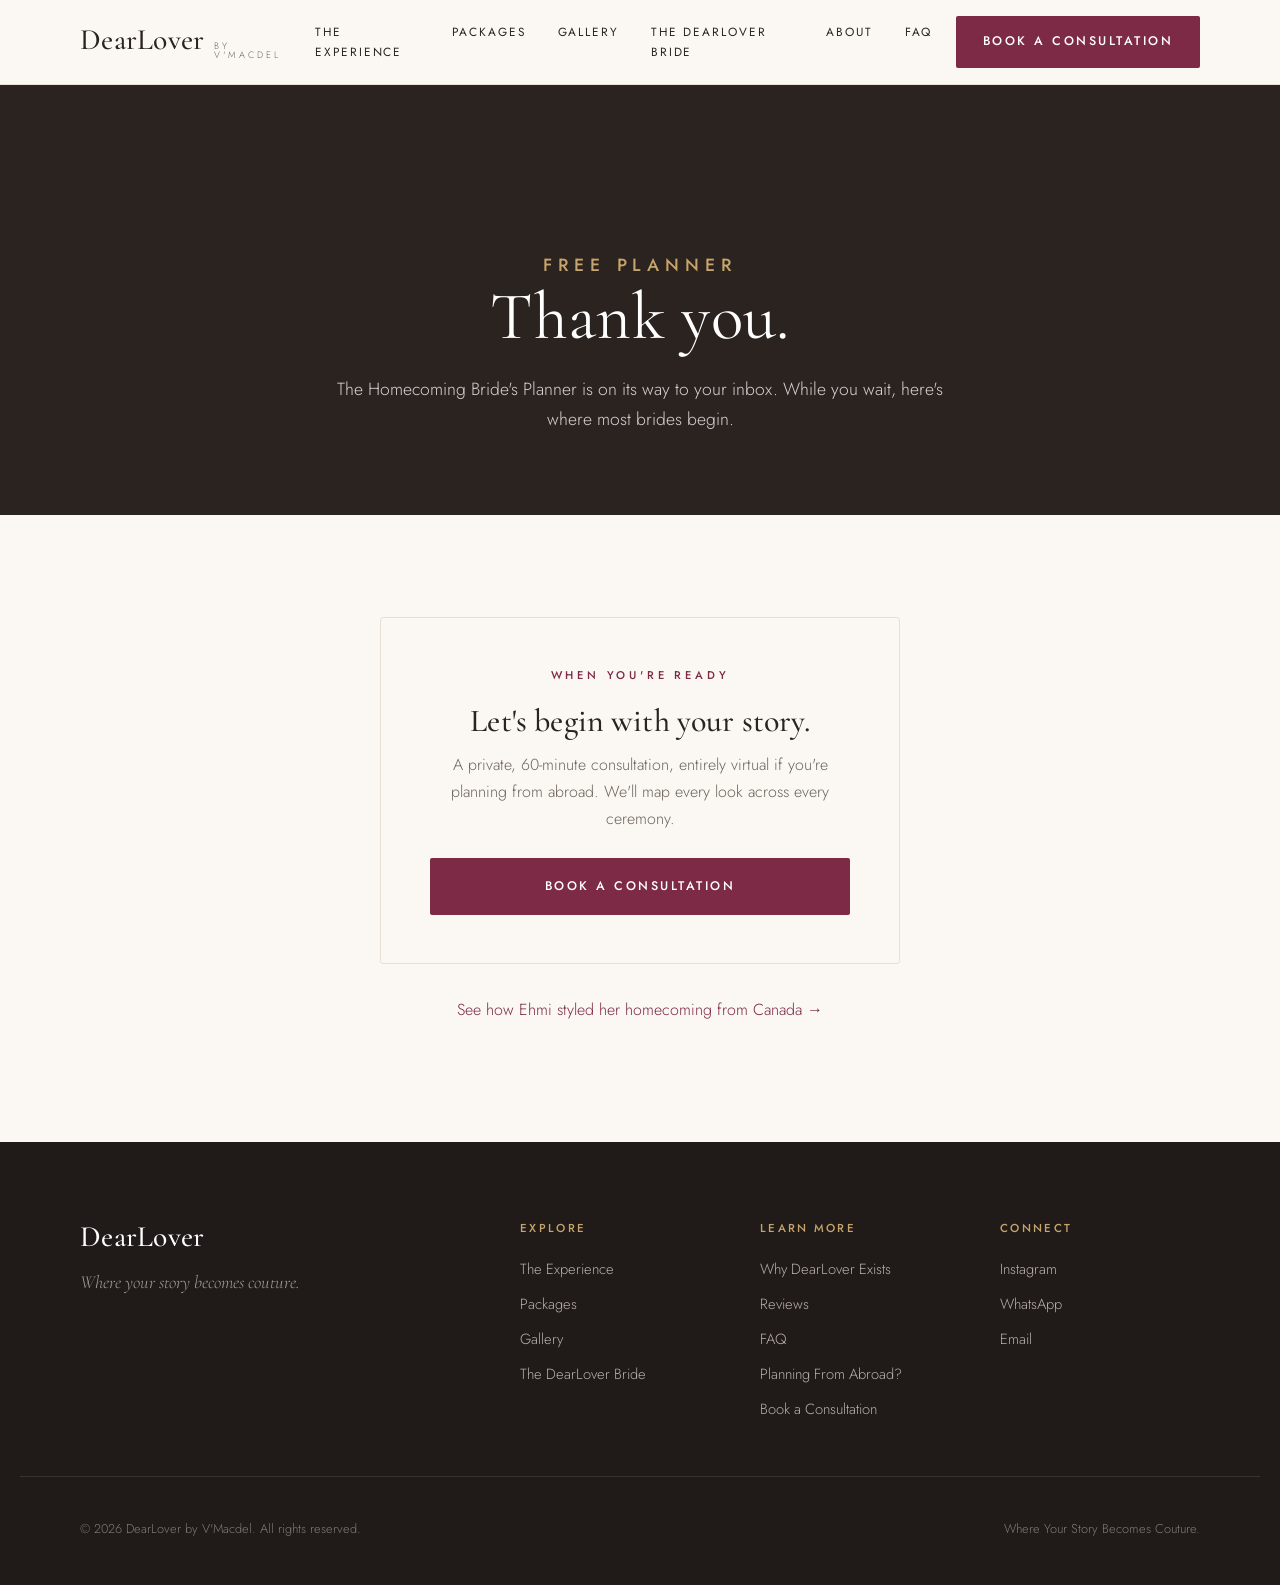
<file: planner-thanks.html>
<!DOCTYPE html>
<html lang="en">
<head>
  <meta charset="UTF-8" />
  <meta name="viewport" content="width=device-width, initial-scale=1.0" />

  <!-- Google Tag Manager -->
  <script>(function(w,d,s,l,i){w[l]=w[l]||[];w[l].push({'gtm.start':
  new Date().getTime(),event:'gtm.js'});var f=d.getElementsByTagName(s)[0],
  j=d.createElement(s),dl=l!='dataLayer'?'&l='+l:'';j.async=true;j.src=
  'https://www.googletagmanager.com/gtm.js?id='+i+dl;f.parentNode.insertBefore(j,f);
  })(window,document,'script','dataLayer','GTM-NJB9P8L4');</script>
  <!-- End Google Tag Manager -->
  <title>Your Planner Is On Its Way | DearLover</title>
  <meta name="robots" content="noindex, nofollow" />
  <meta name="theme-color" content="#7D2A47" />

  <link rel="preconnect" href="https://fonts.googleapis.com" />
  <link rel="preconnect" href="https://fonts.gstatic.com" crossorigin />
  <link href="https://fonts.googleapis.com/css2?family=Cormorant+Garamond:ital,wght@0,400;0,500;0,600;1,400;1,500;1,600&family=Jost:wght@300;400;500&display=swap" rel="stylesheet" />
  <link rel="stylesheet" href="styles.css" />
  <link rel="icon" href="data:image/svg+xml,<svg xmlns='http://www.w3.org/2000/svg' viewBox='0 0 100 100'><text y='.9em' font-size='90'>🤍</text></svg>" />
</head>
<body>
  <!-- Google Tag Manager (noscript) -->
  <noscript><iframe src="https://www.googletagmanager.com/ns.html?id=GTM-NJB9P8L4"
  height="0" width="0" style="display:none;visibility:hidden"></iframe></noscript>
  <!-- End Google Tag Manager (noscript) -->

  <header class="site-header" id="top">
    <div class="container header-inner">
      <a href="index.html" class="brand"><span class="brand-name">DearLover</span><span class="brand-sub">by V'Macdel</span></a>
      <nav class="main-nav" aria-label="Primary">
        <a href="index.html#experience">The Experience</a>
        <a href="index.html#packages">Packages</a>
        <a href="index.html#gallery">Gallery</a>
        <a href="index.html#brides">The DearLover Bride</a>
        <a href="about.html">About</a>
        <a href="faq.html">FAQ</a>
      </nav>
      <div class="header-actions">
        <a href="consultation.html" class="btn btn-wine">Book a Consultation</a>
        <button class="nav-toggle" aria-label="Open menu" aria-expanded="false"><span></span><span></span><span></span></button>
      </div>
    </div>
  </header>

  <section class="page-hero">
    <div class="container">
      <p class="eyebrow">Free planner</p>
      <h1>Thank you<span id="ptName"></span>.</h1>
      <p>The Homecoming Bride's Planner is on its way to your inbox. While you wait, here's where most brides begin.</p>
    </div>
  </section>

  <main id="plannerThanksRoot">
    <section class="page-section">
      <div class="container" style="max-width:640px;margin:0 auto">
        <div class="form-card" style="text-align:center">
          <p class="eyebrow" style="text-align:center">When you're ready</p>
          <h2 style="font-size:clamp(1.5rem,3.5vw,2rem);margin:0 0 .8rem">Let's begin with your story.</h2>
          <p style="color:var(--ink-soft);margin:0 0 1.6rem">A private, 60-minute consultation, entirely virtual if you're planning from abroad. We'll map every look across every ceremony.</p>
          <a href="consultation.html" class="btn btn-wine btn-block" style="max-width:420px;margin:0 auto">Book a Consultation</a>
        </div>
        <p class="center" style="margin-top:2rem"><a href="bride-ehmi.html" style="color:var(--wine)">See how Ehmi styled her homecoming from Canada &rarr;</a></p>
      </div>
    </section>
  </main>

  <footer class="site-footer">
    <div class="container footer-grid">
      <div class="footer-brand"><span class="brand"><span class="brand-name">DearLover</span></span><p>Where your story becomes couture.</p></div>
      <div class="footer-col"><h4>Explore</h4><a href="index.html#experience">The Experience</a><a href="index.html#packages">Packages</a><a href="index.html#gallery">Gallery</a><a href="index.html#brides">The DearLover Bride</a></div>
      <div class="footer-col"><h4>Learn More</h4><a href="about.html">Why DearLover Exists</a><a href="reviews.html">Reviews</a><a href="faq.html">FAQ</a><a href="homecoming.html">Planning From Abroad?</a><a href="consultation.html">Book a Consultation</a></div>
      <div class="footer-col"><h4>Connect</h4><a href="https://www.instagram.com/dearlover_styling/" target="_blank" rel="noopener">Instagram</a><a href="https://wa.me/2347065012217" target="_blank" rel="noopener">WhatsApp</a><a href="mailto:valeriemhilla@gmail.com">Email</a></div>
    </div>
    <div class="container footer-bottom"><p>© 2026 DearLover by V'Macdel. All rights reserved.</p><p>Where Your Story Becomes Couture.</p></div>
  </footer>

  <script src="script.js"></script>
</body>
</html>
</file>
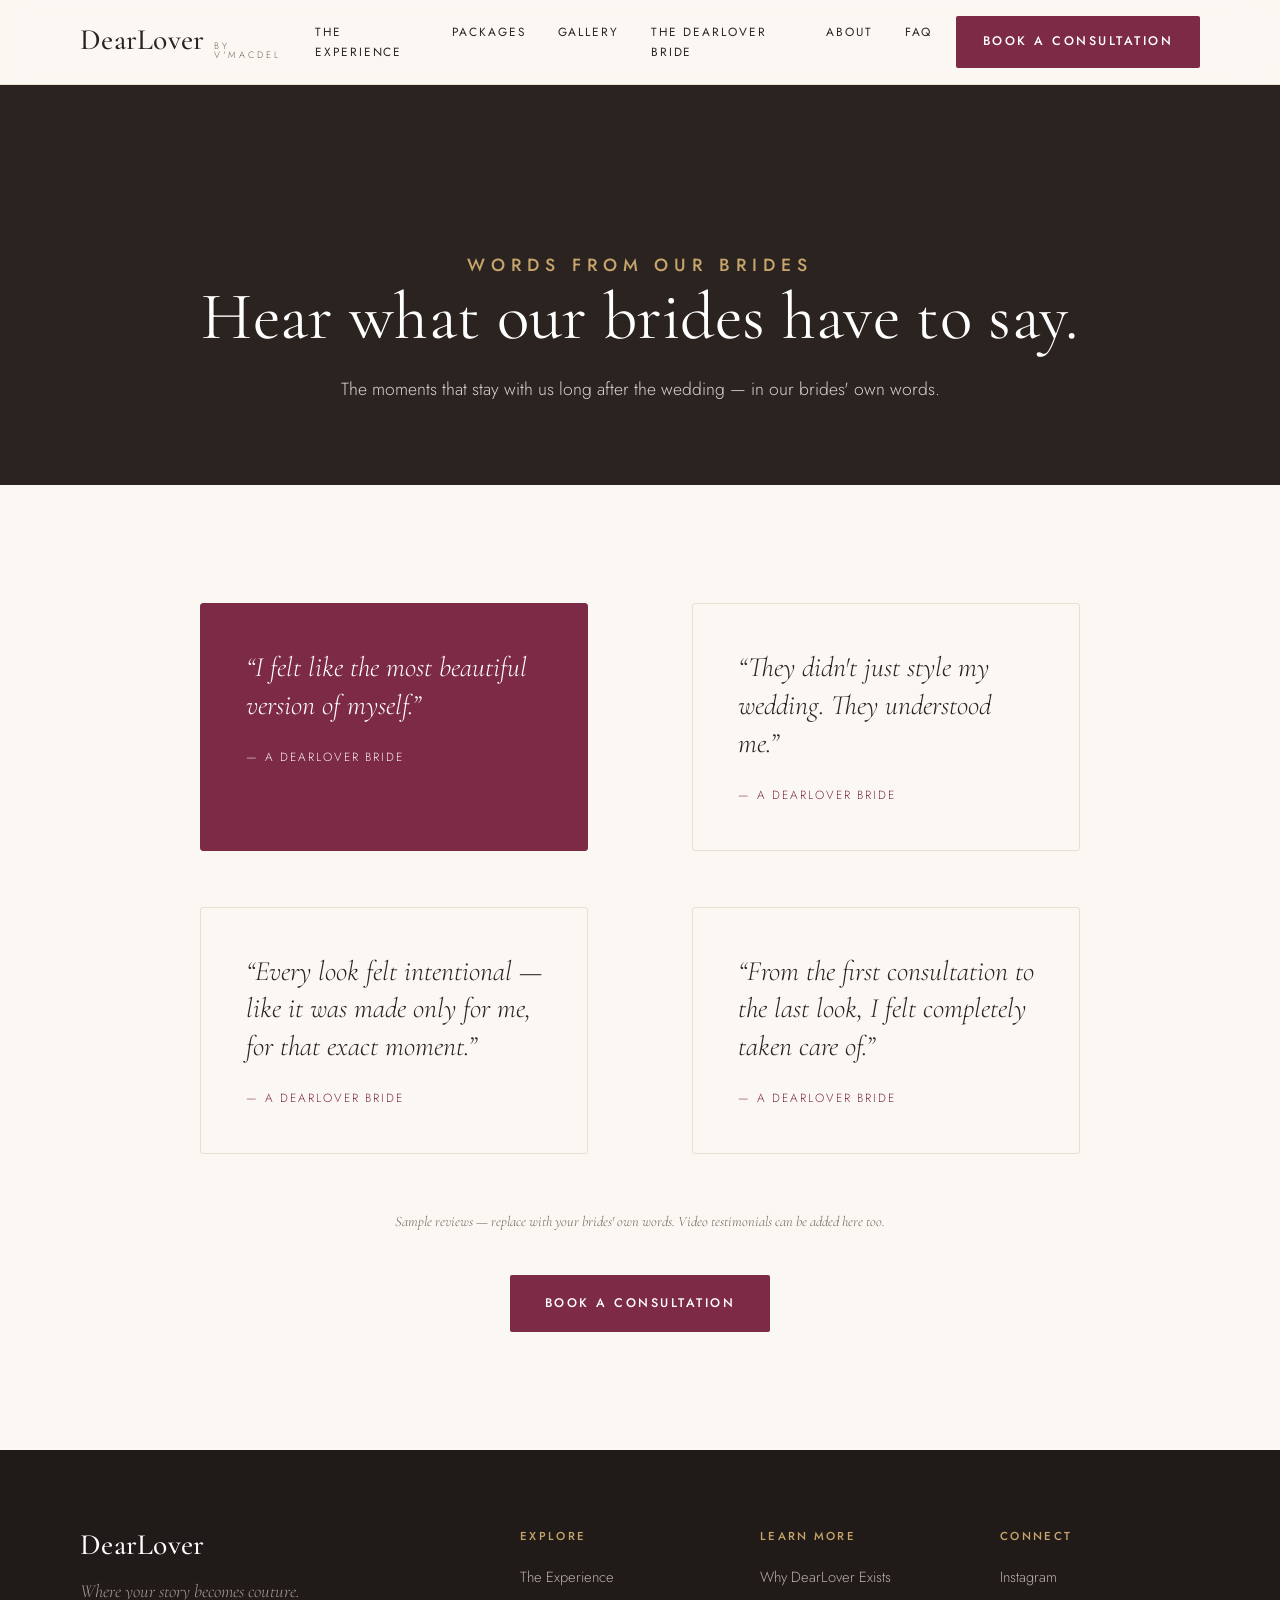
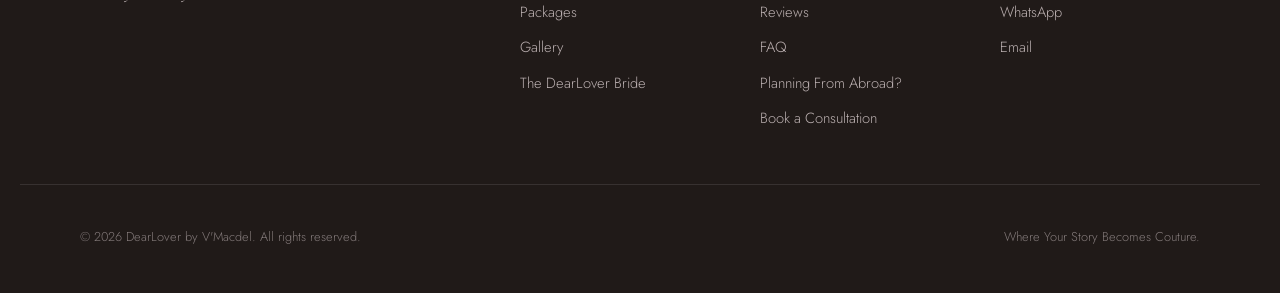
<file: reviews.html>
<!DOCTYPE html>
<html lang="en">
<head>
  <meta charset="UTF-8" />
  <meta name="viewport" content="width=device-width, initial-scale=1.0" />

  <!-- Google Tag Manager -->
  <script>(function(w,d,s,l,i){w[l]=w[l]||[];w[l].push({'gtm.start':
  new Date().getTime(),event:'gtm.js'});var f=d.getElementsByTagName(s)[0],
  j=d.createElement(s),dl=l!='dataLayer'?'&l='+l:'';j.async=true;j.src=
  'https://www.googletagmanager.com/gtm.js?id='+i+dl;f.parentNode.insertBefore(j,f);
  })(window,document,'script','dataLayer','GTM-NJB9P8L4');</script>
  <!-- End Google Tag Manager -->
  <title>Bride Reviews &amp; Testimonials | DearLover</title>
  <meta name="description" content="Hear what DearLover brides say about their couture bridal styling experience — from first consultation to wedding-day reveal." />
  <meta name="robots" content="index, follow" />
  <meta name="theme-color" content="#7D2A47" />
  <link rel="canonical" href="https://dearloverstyling.vercel.app/reviews.html" />

  <!-- Open Graph -->
  <meta property="og:type" content="website" />
  <meta property="og:site_name" content="DearLover by V'Macdel" />
  <meta property="og:locale" content="en_NG" />
  <meta property="og:title" content="Bride Reviews &amp; Testimonials | DearLover" />
  <meta property="og:description" content="Hear what DearLover brides say about their couture bridal styling experience — from first consultation to wedding-day reveal." />
  <meta property="og:url" content="https://dearloverstyling.vercel.app/reviews.html" />
  <meta property="og:image" content="https://dearloverstyling.vercel.app/assets/media/augusta-4.jpg" />
  <meta property="og:image:width" content="1200" />
  <meta property="og:image:height" content="1500" />

  <!-- Twitter -->
  <meta name="twitter:card" content="summary_large_image" />
  <meta name="twitter:title" content="Bride Reviews &amp; Testimonials | DearLover" />
  <meta name="twitter:description" content="Hear what DearLover brides say about their couture bridal styling experience — from first consultation to wedding-day reveal." />
  <meta name="twitter:image" content="https://dearloverstyling.vercel.app/assets/media/augusta-4.jpg" />

  <link rel="preconnect" href="https://fonts.googleapis.com" />
  <link rel="preconnect" href="https://fonts.gstatic.com" crossorigin />
  <link href="https://fonts.googleapis.com/css2?family=Cormorant+Garamond:ital,wght@0,400;0,500;0,600;1,400;1,500;1,600&family=Jost:wght@300;400;500&display=swap" rel="stylesheet" />
  <link rel="stylesheet" href="styles.css" />
  <link rel="icon" href="data:image/svg+xml,<svg xmlns='http://www.w3.org/2000/svg' viewBox='0 0 100 100'><text y='.9em' font-size='90'>🤍</text></svg>" />

  <!-- Structured data: Organization -->
  <script type="application/ld+json">
  {
    "@context": "https://schema.org",
    "@type": "ProfessionalService",
    "@id": "https://dearloverstyling.vercel.app/#organization",
    "name": "DearLover by V'Macdel",
    "alternateName": "DearLover",
    "description": "Luxury bridal styling house creating personal, couture wedding wardrobes for brides in Lagos, Nigeria and diaspora homecoming brides from the UK and Canada.",
    "url": "https://dearloverstyling.vercel.app/",
    "image": "https://dearloverstyling.vercel.app/assets/media/augusta-5.jpg",
    "priceRange": "₦₦₦",
    "address": { "@type": "PostalAddress", "addressLocality": "Lagos", "addressCountry": "NG" },
    "areaServed": [
      { "@type": "Country", "name": "Nigeria" },
      { "@type": "Country", "name": "United Kingdom" },
      { "@type": "Country", "name": "Canada" }
    ],
    "sameAs": ["https://www.instagram.com/dearlover_styling/"],
    "founder": { "@type": "Person", "name": "Valerie Adio" }
  }
  </script>

  <!-- Structured data: Breadcrumb -->
  <script type="application/ld+json">
  {
    "@context": "https://schema.org",
    "@type": "BreadcrumbList",
    "itemListElement": [
      { "@type": "ListItem", "position": 1, "name": "Home", "item": "https://dearloverstyling.vercel.app/" },
      { "@type": "ListItem", "position": 2, "name": "Reviews", "item": "https://dearloverstyling.vercel.app/reviews.html" }
    ]
  }
  </script>
</head>
<body>
  <!-- Google Tag Manager (noscript) -->
  <noscript><iframe src="https://www.googletagmanager.com/ns.html?id=GTM-NJB9P8L4"
  height="0" width="0" style="display:none;visibility:hidden"></iframe></noscript>
  <!-- End Google Tag Manager (noscript) -->

  <header class="site-header" id="top">
    <div class="container header-inner">
      <a href="index.html" class="brand"><span class="brand-name">DearLover</span><span class="brand-sub">by V'Macdel</span></a>
      <nav class="main-nav" aria-label="Primary">
        <a href="index.html#experience">The Experience</a>
        <a href="index.html#packages">Packages</a>
        <a href="index.html#gallery">Gallery</a>
        <a href="index.html#brides">The DearLover Bride</a>
        <a href="about.html">About</a>
        <a href="faq.html">FAQ</a>
      </nav>
      <div class="header-actions">
        <a href="consultation.html" class="btn btn-wine">Book a Consultation</a>
        <button class="nav-toggle" aria-label="Open menu" aria-expanded="false"><span></span><span></span><span></span></button>
      </div>
    </div>
  </header>

  <section class="page-hero">
    <div class="container">
      <p class="eyebrow">Words From Our Brides</p>
      <h1>Hear what our brides have to say.</h1>
      <p>The moments that stay with us long after the wedding — in our brides' own words.</p>
    </div>
  </section>

  <section class="page-section">
    <div class="container">
      <div class="reviews-grid">
        <figure class="review-card wine">
          <blockquote class="review-quote">“I felt like the most beautiful version of myself.”</blockquote>
          <figcaption class="review-by">— A DearLover Bride</figcaption>
        </figure>
        <figure class="review-card">
          <blockquote class="review-quote">“They didn't just style my wedding. They understood me.”</blockquote>
          <figcaption class="review-by">— A DearLover Bride</figcaption>
        </figure>
        <figure class="review-card">
          <blockquote class="review-quote">“Every look felt intentional — like it was made only for me, for that exact moment.”</blockquote>
          <figcaption class="review-by">— A DearLover Bride</figcaption>
        </figure>
        <figure class="review-card">
          <blockquote class="review-quote">“From the first consultation to the last look, I felt completely taken care of.”</blockquote>
          <figcaption class="review-by">— A DearLover Bride</figcaption>
        </figure>
      </div>

      <p class="center" style="margin-top:2.5rem;color:var(--ink-soft);font-size:.9rem;font-style:italic;font-family:var(--serif)">Sample reviews — replace with your brides' own words. Video testimonials can be added here too.</p>

      <p class="center" style="margin-top:2.5rem"><a href="consultation.html" class="btn btn-wine">Book a Consultation</a></p>
    </div>
  </section>

  <footer class="site-footer">
    <div class="container footer-grid">
      <div class="footer-brand"><span class="brand"><span class="brand-name">DearLover</span></span><p>Where your story becomes couture.</p></div>
      <div class="footer-col"><h4>Explore</h4><a href="index.html#experience">The Experience</a><a href="index.html#packages">Packages</a><a href="index.html#gallery">Gallery</a><a href="index.html#brides">The DearLover Bride</a></div>
      <div class="footer-col"><h4>Learn More</h4><a href="about.html">Why DearLover Exists</a><a href="reviews.html">Reviews</a><a href="faq.html">FAQ</a><a href="homecoming.html">Planning From Abroad?</a><a href="consultation.html">Book a Consultation</a></div>
      <div class="footer-col"><h4>Connect</h4><a href="https://www.instagram.com/dearlover_styling/" target="_blank" rel="noopener">Instagram</a><a href="https://wa.me/2347065012217" target="_blank" rel="noopener">WhatsApp</a><a href="mailto:valeriemhilla@gmail.com">Email</a></div>
    </div>
    <div class="container footer-bottom"><p>© 2026 DearLover by V'Macdel. All rights reserved.</p><p>Where Your Story Becomes Couture.</p></div>
  </footer>

  <div class="mobile-cta"><a href="consultation.html" class="btn btn-wine">Book Your Consultation</a></div>
  <script src="script.js"></script>
</body>
</html>
</file>
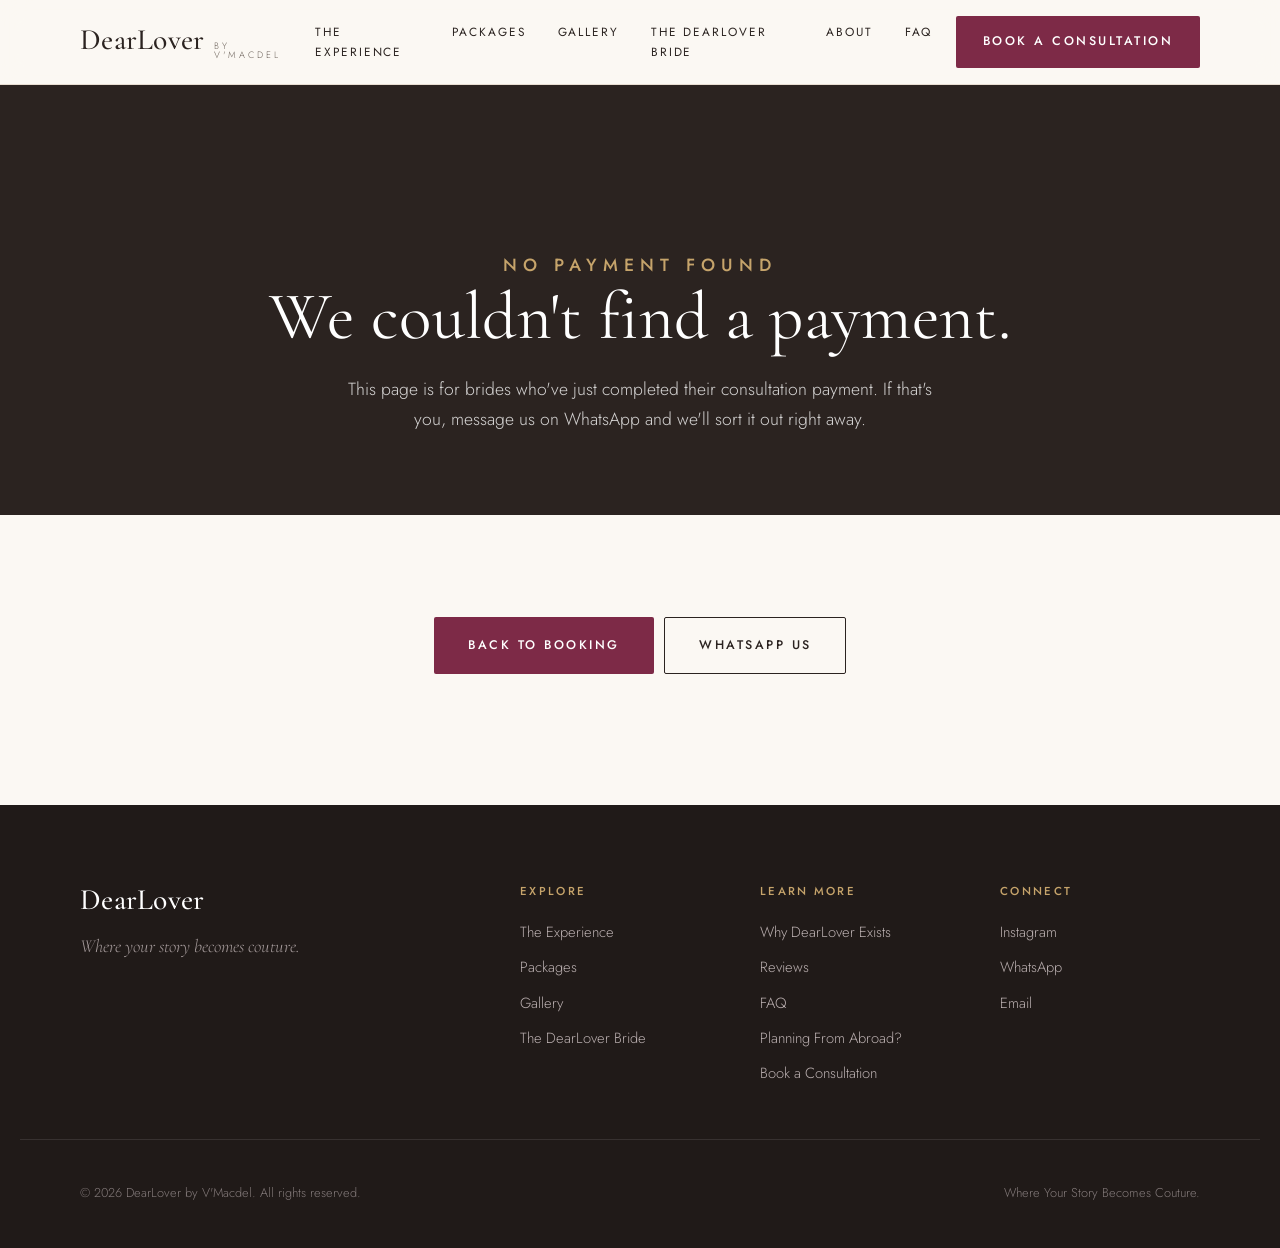
<file: thank-you.html>
<!DOCTYPE html>
<html lang="en">
<head>
  <meta charset="UTF-8" />
  <meta name="viewport" content="width=device-width, initial-scale=1.0" />

  <!-- Google Tag Manager -->
  <script>(function(w,d,s,l,i){w[l]=w[l]||[];w[l].push({'gtm.start':
  new Date().getTime(),event:'gtm.js'});var f=d.getElementsByTagName(s)[0],
  j=d.createElement(s),dl=l!='dataLayer'?'&l='+l:'';j.async=true;j.src=
  'https://www.googletagmanager.com/gtm.js?id='+i+dl;f.parentNode.insertBefore(j,f);
  })(window,document,'script','dataLayer','GTM-NJB9P8L4');</script>
  <!-- End Google Tag Manager -->
  <title>Payment Received | DearLover</title>
  <meta name="robots" content="noindex, nofollow" />
  <meta name="theme-color" content="#7D2A47" />

  <link rel="preconnect" href="https://fonts.googleapis.com" />
  <link rel="preconnect" href="https://fonts.gstatic.com" crossorigin />
  <link href="https://fonts.googleapis.com/css2?family=Cormorant+Garamond:ital,wght@0,400;0,500;0,600;1,400;1,500;1,600&family=Jost:wght@300;400;500&display=swap" rel="stylesheet" />
  <link rel="stylesheet" href="styles.css" />
  <link rel="icon" href="data:image/svg+xml,<svg xmlns='http://www.w3.org/2000/svg' viewBox='0 0 100 100'><text y='.9em' font-size='90'>🤍</text></svg>" />
</head>
<body>
  <!-- Google Tag Manager (noscript) -->
  <noscript><iframe src="https://www.googletagmanager.com/ns.html?id=GTM-NJB9P8L4"
  height="0" width="0" style="display:none;visibility:hidden"></iframe></noscript>
  <!-- End Google Tag Manager (noscript) -->

  <header class="site-header" id="top">
    <div class="container header-inner">
      <a href="index.html" class="brand"><span class="brand-name">DearLover</span><span class="brand-sub">by V'Macdel</span></a>
      <nav class="main-nav" aria-label="Primary">
        <a href="index.html#experience">The Experience</a>
        <a href="index.html#packages">Packages</a>
        <a href="index.html#gallery">Gallery</a>
        <a href="index.html#brides">The DearLover Bride</a>
        <a href="about.html">About</a>
        <a href="faq.html">FAQ</a>
      </nav>
      <div class="header-actions">
        <a href="consultation.html" class="btn btn-wine">Book a Consultation</a>
        <button class="nav-toggle" aria-label="Open menu" aria-expanded="false"><span></span><span></span><span></span></button>
      </div>
    </div>
  </header>

  <section class="page-hero">
    <div class="container">
      <p class="eyebrow" id="tyEyebrow">Confirming your payment</p>
      <h1 id="tyTitle">One moment…</h1>
      <p id="tyLead">We're checking your payment with Paystack. This only takes a few seconds.</p>
    </div>
  </section>

  <main id="thankYouRoot">

    <!-- Verifying -->
    <section class="page-section" id="tyVerifying">
      <div class="container center" style="max-width:640px">
        <p style="color:var(--ink-soft)">Please keep this page open.</p>
      </div>
    </section>

    <!-- Verified: choose a time -->
    <section class="page-section" id="tySuccess" hidden>
      <div class="container" style="max-width:640px;margin:0 auto">
        <div class="form-card" style="text-align:center">
          <p class="eyebrow" style="text-align:center">Your next step</p>
          <h2 style="font-size:clamp(1.5rem,3.5vw,2rem);margin:0 0 .8rem">Choose your time</h2>
          <p style="color:var(--ink-soft);margin:0 0 1.6rem">Pick a slot on our live calendar. You'll get a calendar invite with your video link the moment you book.</p>
          <a href="https://calendar.app.google/GtURkjVk61ZhKm5E8" target="_blank" rel="noopener" class="btn btn-wine btn-block" style="max-width:420px;margin:0 auto">Pick Your Time</a>
        </div>

        <h3 style="font-family:var(--serif);font-weight:500;font-size:1.5rem;margin:3rem 0 1.2rem;text-align:center">What happens next</h3>
        <ol style="margin:0;padding-left:1.2rem;color:var(--ink-soft);line-height:1.8;max-width:56ch;margin-inline:auto">
          <li>A confirmation of your payment is on its way to <strong id="tyEmail" style="color:var(--espresso)">your inbox</strong>.</li>
          <li>Choose your time above — your invite and video link arrive instantly.</li>
          <li>Before your 60-minute consultation we'll read through everything you shared about your wedding, so we can begin with your story rather than the basics.</li>
        </ol>

        <p class="center" style="margin-top:2.4rem;color:var(--ink-soft);font-size:.9rem">Questions? Email <a href="mailto:valeriemhilla@gmail.com" style="color:var(--wine)">valeriemhilla@gmail.com</a> or WhatsApp <a href="https://wa.me/2347065012217" target="_blank" rel="noopener" style="color:var(--wine)">+234 706 501 2217</a>.</p>
      </div>
    </section>

    <!-- Not verified / no payment -->
    <section class="page-section" id="tyFailed" hidden>
      <div class="container center" style="max-width:640px">
        <p style="margin:0 0 1.8rem">
          <a href="consultation.html" class="btn btn-wine">Back to Booking</a>
          &nbsp;<a href="https://wa.me/2347065012217" target="_blank" rel="noopener" class="btn btn-outline">WhatsApp Us</a>
        </p>
      </div>
    </section>

  </main>

  <footer class="site-footer">
    <div class="container footer-grid">
      <div class="footer-brand"><span class="brand"><span class="brand-name">DearLover</span></span><p>Where your story becomes couture.</p></div>
      <div class="footer-col"><h4>Explore</h4><a href="index.html#experience">The Experience</a><a href="index.html#packages">Packages</a><a href="index.html#gallery">Gallery</a><a href="index.html#brides">The DearLover Bride</a></div>
      <div class="footer-col"><h4>Learn More</h4><a href="about.html">Why DearLover Exists</a><a href="reviews.html">Reviews</a><a href="faq.html">FAQ</a><a href="homecoming.html">Planning From Abroad?</a><a href="consultation.html">Book a Consultation</a></div>
      <div class="footer-col"><h4>Connect</h4><a href="https://www.instagram.com/dearlover_styling/" target="_blank" rel="noopener">Instagram</a><a href="https://wa.me/2347065012217" target="_blank" rel="noopener">WhatsApp</a><a href="mailto:valeriemhilla@gmail.com">Email</a></div>
    </div>
    <div class="container footer-bottom"><p>© 2026 DearLover by V'Macdel. All rights reserved.</p><p>Where Your Story Becomes Couture.</p></div>
  </footer>

  <script src="script.js"></script>
</body>
</html>
</file>
<file: styles.css>
/* ============================================================
   DearLover by V'Macdel — luxury bridal styling house
   Palette taken from client's brand mockup: deep wine + blush + ivory
   ============================================================ */

:root {
  --ivory:      #FBF8F3;
  --cream:      #F4EDE4;
  --blush:      #FBEEF0;   /* soft pink section background */
  --blush-deep: #F6E1E4;
  --wine:       #7D2A47;   /* brand accent (CTA / mockup button) */
  --wine-deep:  #5C1B31;
  --wine-soft:  #9C4361;
  --champagne:  #C6A46B;   /* muted gold, sparing */
  --espresso:   #2B2320;   /* near-black text */
  --ink-soft:   #6E635C;
  --line:       #E8DED2;
  --line-blush: #EBD6DA;
  --white:      #FFFFFF;

  --serif: 'Cormorant Garamond', Georgia, 'Times New Roman', serif;
  --sans:  'Jost', -apple-system, BlinkMacSystemFont, 'Segoe UI', sans-serif;

  --wrap: 1240px;
  --radius: 3px;
  --shadow: 0 24px 60px -30px rgba(43, 35, 32, 0.45);
  --ease: cubic-bezier(0.22, 1, 0.36, 1);
}

*, *::before, *::after { box-sizing: border-box; }
html { scroll-behavior: smooth; }
body {
  margin: 0;
  font-family: var(--sans);
  font-weight: 300;
  color: var(--espresso);
  background: var(--ivory);
  line-height: 1.7;
  -webkit-font-smoothing: antialiased;
}
img, video { max-width: 100%; display: block; }
a { color: inherit; text-decoration: none; }

h1, h2, h3, h4 {
  font-family: var(--serif);
  font-weight: 500;
  line-height: 1.06;
  margin: 0;
  letter-spacing: 0.005em;
}

.container { width: 100%; max-width: var(--wrap); margin: 0 auto; padding: 0 clamp(20px, 5vw, 60px); }

.eyebrow {
  font-family: var(--sans);
  text-transform: uppercase;
  letter-spacing: 0.34em;
  font-size: 0.7rem;
  font-weight: 500;
  color: var(--wine);
  margin: 0 0 1.2rem;
}
.eyebrow.light { color: var(--champagne); }
.center { text-align: center; }

.section-head { margin-bottom: clamp(2.5rem, 5vw, 4.5rem); }
.section-head.center { text-align: center; max-width: 720px; margin-left: auto; margin-right: auto; }
.section-head h2 { font-size: clamp(2.2rem, 5vw, 3.8rem); }
.section-head p { color: var(--ink-soft); font-size: 1.08rem; margin: 1rem 0 0; }

/* ---------- Buttons ---------- */
.btn {
  display: inline-flex; align-items: center; justify-content: center; gap: .5rem;
  font-family: var(--sans); font-weight: 500; font-size: 0.78rem;
  letter-spacing: 0.2em; text-transform: uppercase;
  padding: 1.05rem 2.1rem; border: 1px solid transparent; border-radius: 2px;
  cursor: pointer; transition: all .4s var(--ease); white-space: nowrap; text-align: center;
}
.btn-wine { background: var(--wine); color: #fff; }
.btn-wine:hover { background: var(--wine-deep); transform: translateY(-2px); }
.btn-dark { background: var(--espresso); color: var(--ivory); }
.btn-dark:hover { background: var(--wine); transform: translateY(-2px); }
.btn-outline { background: transparent; border-color: currentColor; color: var(--espresso); }
.btn-outline:hover { background: var(--espresso); color: var(--ivory); border-color: var(--espresso); }
.btn-outline-light { background: transparent; border-color: rgba(255,255,255,.7); color: #fff; }
.btn-outline-light:hover { background: #fff; color: var(--espresso); }
.btn-light { background: var(--ivory); color: var(--espresso); }
.btn-light:hover { background: var(--champagne); color: #fff; }
.btn-block { width: 100%; }

/* ---------- Header ---------- */
.site-header {
  position: sticky; top: 0; z-index: 100;
  background: rgba(251, 248, 243, 0.86); backdrop-filter: blur(14px);
  border-bottom: 1px solid var(--line);
}
.site-header.on-hero { background: transparent; border-color: transparent; }
.site-header.on-hero .brand-name, .site-header.on-hero .brand-sub,
.site-header.on-hero .main-nav a { color: #fff; }
.site-header.on-hero .nav-toggle span { background: #fff; }
.header-inner { display: flex; align-items: center; justify-content: space-between; height: 84px; gap: 1.5rem; }

.brand { display: flex; align-items: baseline; gap: .6rem; line-height: 1; }
.brand-name { font-family: var(--serif); font-size: 1.85rem; font-weight: 500; letter-spacing: .01em; }
.brand-sub { font-family: var(--sans); font-size: .58rem; letter-spacing: .32em; text-transform: uppercase; color: var(--ink-soft); }

.main-nav { display: flex; gap: 2rem; margin-left: auto; }
.main-nav a { font-size: .74rem; letter-spacing: .16em; text-transform: uppercase; font-weight: 400; position: relative; padding: .4rem 0; }
.main-nav a::after { content: ''; position: absolute; left: 0; bottom: 0; width: 0; height: 1px; background: currentColor; transition: width .35s var(--ease); }
.main-nav a:hover::after { width: 100%; }

.header-actions { display: flex; align-items: center; gap: 1rem; }
.header-actions .btn { padding: .9rem 1.6rem; }

.nav-toggle { display: none; flex-direction: column; gap: 5px; background: none; border: none; cursor: pointer; padding: 6px; }
.nav-toggle span { width: 26px; height: 2px; background: var(--espresso); transition: .3s var(--ease); }
.nav-toggle.open span:nth-child(1) { transform: translateY(7px) rotate(45deg); }
.nav-toggle.open span:nth-child(2) { opacity: 0; }
.nav-toggle.open span:nth-child(3) { transform: translateY(-7px) rotate(-45deg); }

/* ---------- Hero ---------- */
.hero { position: relative; min-height: 100vh; display: flex; align-items: center; justify-content: center; text-align: center; margin-top: -84px; overflow: hidden; }
.hero-bg { position: absolute; inset: 0; background: var(--wine-deep); }
.hero-layer { position: absolute; inset: 0; width: 100%; height: 100%; object-fit: cover; object-position: center 30%; opacity: 0; transition: opacity 1.4s var(--ease); }
.hero-layer.is-active { opacity: 1; }
.hero::after { content: ''; position: absolute; inset: 0; background: linear-gradient(180deg, rgba(24,16,15,.62) 0%, rgba(24,16,15,.38) 40%, rgba(24,16,15,.68) 100%); }
.hero-inner { position: relative; z-index: 2; color: #fff; padding: 8rem 1.5rem 5rem; max-width: 1040px; }
.hero-kicker { text-transform: uppercase; letter-spacing: .42em; font-size: .74rem; margin-bottom: 1.6rem; color: rgba(255,255,255,.88); }
.hero h1 { font-size: clamp(3.2rem, 9vw, 7.2rem); font-weight: 600; letter-spacing: -0.01em; text-shadow: 0 2px 40px rgba(0,0,0,.35); }
.hero h1 em { font-style: italic; font-weight: 500; }
.hero-lead { font-size: 1.3rem; font-weight: 400; margin: 2rem auto 0; max-width: 640px; color: #fff; }
.hero-lead strong { display: inline; font-weight: 400; }
.hero-detail { font-family: var(--serif); font-style: italic; font-size: 1.5rem; margin: 1.4rem 0 0; color: rgba(255,255,255,.95); }
.hero-cta { display: flex; gap: 1rem; justify-content: center; flex-wrap: wrap; margin-top: 2.6rem; }
.scroll-cue { position: absolute; bottom: 26px; left: 50%; transform: translateX(-50%); z-index: 2; color: rgba(255,255,255,.8); font-size: .64rem; letter-spacing: .3em; text-transform: uppercase; display: flex; flex-direction: column; align-items: center; gap: .5rem; }
.scroll-cue::after { content: ''; width: 1px; height: 42px; background: rgba(255,255,255,.5); animation: cue 2.4s var(--ease) infinite; }
@keyframes cue { 0%,100%{ transform: scaleY(.4); opacity:.4; transform-origin: top;} 50%{ transform: scaleY(1); opacity:1;} }

/* ---------- Emotional intro ---------- */
.intro { background: var(--blush); text-align: center; padding: clamp(5rem, 10vw, 9rem) 0; }
.intro h2 { font-size: clamp(2rem, 5vw, 3.4rem); margin-bottom: 2.5rem; }
.intro-lines { display: grid; gap: 1rem; max-width: 760px; margin: 0 auto; }
.intro-lines p { font-family: var(--serif); font-style: italic; font-size: clamp(1.25rem, 3vw, 1.7rem); color: var(--wine); margin: 0; line-height: 1.35; }
.intro-body { max-width: 620px; margin: 3rem auto 2.4rem; color: var(--ink-soft); font-size: 1.08rem; }
.intro-body strong { color: var(--espresso); font-weight: 400; }

/* ---------- The Experience (timeline) ---------- */
.experience { padding: clamp(5rem, 9vw, 8rem) 0; }
.timeline { display: grid; grid-template-columns: repeat(3, 1fr); gap: 1px; background: var(--line); border: 1px solid var(--line); }
.tl-step { background: var(--ivory); padding: 2.6rem 2rem; transition: background .4s var(--ease); }
.tl-step:hover { background: var(--blush); }
.tl-num { font-family: var(--serif); font-size: 1rem; letter-spacing: .3em; color: var(--wine); display: block; margin-bottom: 1.2rem; }
.tl-step h3 { font-size: 1.7rem; margin-bottom: .5rem; }
.tl-step p { color: var(--ink-soft); font-size: .98rem; margin: 0; }
.experience-outro { text-align: center; margin-top: clamp(3rem, 6vw, 4.5rem); }
.experience-outro p { font-family: var(--serif); font-style: italic; font-size: clamp(1.6rem, 4vw, 2.6rem); color: var(--espresso); margin: 0 0 2rem; }

/* ---------- Packages ---------- */
.packages { padding: clamp(5rem, 9vw, 8rem) 0; background: var(--cream); }
.package-grid { display: grid; grid-template-columns: repeat(4, 1fr); gap: 1.5rem; }
.pkg {
  background: var(--ivory); border: 1px solid var(--line); border-radius: var(--radius);
  padding: 2.5rem 1.9rem; display: flex; flex-direction: column; position: relative;
  transition: transform .4s var(--ease), box-shadow .4s var(--ease), border-color .4s var(--ease);
}
.pkg:hover { transform: translateY(-8px); box-shadow: var(--shadow); border-color: var(--wine-soft); }
.pkg.featured { background: var(--espresso); color: var(--ivory); border-color: var(--espresso); }
.pkg.featured .pkg-looks, .pkg.featured .pkg-desc { color: rgba(251,248,243,.7); }
.pkg.featured .pkg-price { color: var(--champagne); }
.pkg-flag { position: absolute; top: -1px; right: -1px; background: var(--wine); color: #fff; font-size: .58rem; letter-spacing: .18em; text-transform: uppercase; padding: .4rem .8rem; border-radius: 0 var(--radius) 0 var(--radius); }
.pkg-name { font-family: var(--serif); font-size: 1.9rem; margin-bottom: .3rem; }
.pkg-looks { font-size: .72rem; letter-spacing: .18em; text-transform: uppercase; color: var(--wine); margin-bottom: 1.4rem; }
.pkg-price { font-family: var(--serif); font-size: 2.2rem; color: var(--wine); margin-bottom: 1.4rem; }
.pkg-desc { color: var(--ink-soft); font-size: .96rem; flex: 1; margin-bottom: 1.8rem; }
.pkg .btn { width: 100%; }

/* ---------- Gallery ---------- */
.gallery { padding: clamp(5rem, 9vw, 8rem) 0; }
.gallery-head { display: flex; justify-content: space-between; align-items: flex-end; gap: 2rem; flex-wrap: wrap; margin-bottom: 2.5rem; }
.filter-row { display: flex; gap: .5rem; flex-wrap: wrap; }
.chip { font-family: var(--sans); font-size: .68rem; letter-spacing: .16em; text-transform: uppercase; padding: .6rem 1.2rem; border: 1px solid var(--line); background: transparent; border-radius: 100px; cursor: pointer; transition: all .3s var(--ease); color: var(--ink-soft); }
.chip:hover { border-color: var(--wine); color: var(--wine); }
.chip.is-active { background: var(--wine); color: #fff; border-color: var(--wine); }

.gallery-grid { display: grid; grid-template-columns: repeat(4, 1fr); gap: 1rem; }
.g-item { position: relative; overflow: hidden; border-radius: var(--radius); aspect-ratio: 3 / 4; background: var(--wine-deep); cursor: pointer; }
.g-item video, .g-item img { width: 100%; height: 100%; object-fit: cover; transition: transform .8s var(--ease); }
.g-item:hover video, .g-item:hover img { transform: scale(1.05); }
.g-item::after { content: ''; position: absolute; inset: 0; background: linear-gradient(180deg, transparent 55%, rgba(28,18,22,.6) 100%); opacity: 0; transition: opacity .4s var(--ease); }
.g-item:hover::after { opacity: 1; }
.g-cap { position: absolute; left: 14px; bottom: 12px; z-index: 2; color: #fff; font-size: .64rem; letter-spacing: .16em; text-transform: uppercase; opacity: 0; transform: translateY(8px); transition: all .4s var(--ease); }
.g-item:hover .g-cap { opacity: 1; transform: none; }
.g-play { position: absolute; top: 12px; right: 12px; z-index: 2; width: 30px; height: 30px; border-radius: 100px; background: rgba(255,255,255,.18); backdrop-filter: blur(4px); display: grid; place-items: center; }
.g-play svg { width: 12px; height: 12px; fill: #fff; }
.gallery-note { text-align: center; margin-top: 2rem; color: var(--ink-soft); font-size: .9rem; font-style: italic; font-family: var(--serif); }

/* ---------- One-line gallery slider ---------- */
.slider { position: relative; }
.slider-track { display: flex; gap: 1rem; overflow-x: auto; scroll-snap-type: x mandatory; scroll-behavior: smooth; padding-bottom: .5rem; -webkit-overflow-scrolling: touch; scrollbar-width: none; }
.slider-track::-webkit-scrollbar { display: none; }
.slide { flex: 0 0 clamp(220px, 26vw, 320px); scroll-snap-align: start; }
.slide .g-item { aspect-ratio: 3 / 4; cursor: pointer; }
.slider-nav { position: absolute; top: 50%; transform: translateY(-50%); z-index: 3; width: 52px; height: 52px; border-radius: 100px; border: 1px solid var(--line); background: rgba(251,248,243,.92); backdrop-filter: blur(6px); cursor: pointer; display: grid; place-items: center; transition: all .3s var(--ease); color: var(--espresso); }
.slider-nav:hover { background: var(--wine); color: #fff; border-color: var(--wine); }
.slider-nav.prev { left: -14px; }
.slider-nav.next { right: -14px; }
.slider-nav svg { width: 18px; height: 18px; }
.slider-nav[disabled] { opacity: 0; pointer-events: none; }
@media (max-width: 720px) { .slider-nav { display: none; } }

/* ---------- DearLover Brides (case studies) ---------- */
.brides { padding: clamp(5rem, 9vw, 8rem) 0; background: var(--blush); }
.brides-intro { max-width: 720px; margin: 0 auto clamp(3rem,6vw,4.5rem); text-align: center; }
.brides-intro p { font-family: var(--serif); font-style: italic; font-size: clamp(1.2rem, 2.6vw, 1.6rem); color: var(--espresso); line-height: 1.4; }
.bride-grid { display: grid; grid-template-columns: repeat(3, 1fr); gap: 1.6rem; }
.bride-card { display: block; background: var(--ivory); border-radius: var(--radius); overflow: hidden; box-shadow: 0 10px 30px -20px rgba(43,35,32,.4); transition: transform .45s var(--ease), box-shadow .45s var(--ease); }
.bride-card:hover { transform: translateY(-8px); box-shadow: var(--shadow); }
.bride-media { position: relative; aspect-ratio: 4 / 5; overflow: hidden; background: var(--wine-deep); }
.bride-media video, .bride-media img { width: 100%; height: 100%; object-fit: cover; transition: transform .8s var(--ease); }
.bride-card:hover .bride-media video { transform: scale(1.05); }
.bride-tag { position: absolute; top: 14px; left: 14px; z-index: 2; background: rgba(251,248,243,.92); color: var(--wine); font-size: .6rem; letter-spacing: .16em; text-transform: uppercase; padding: .35rem .75rem; border-radius: 100px; }
.bride-body { padding: 1.6rem 1.6rem 1.9rem; }
.bride-name { font-family: var(--serif); font-size: 1.7rem; margin-bottom: .2rem; }
.bride-meta { font-size: .72rem; letter-spacing: .12em; text-transform: uppercase; color: var(--ink-soft); margin-bottom: .9rem; }
.bride-excerpt { color: var(--ink-soft); font-size: .95rem; margin: 0 0 1.2rem; }
.bride-link { font-size: .72rem; letter-spacing: .18em; text-transform: uppercase; color: var(--wine); font-weight: 500; display: inline-flex; gap: .5rem; align-items: center; }
.bride-card:hover .bride-link { gap: .9rem; }
.bride-card.soon { pointer-events: none; }
.bride-card.soon .bride-media { display: grid; place-items: center; background: var(--cream); aspect-ratio: 4 / 5; }
.bride-soon-label { font-family: var(--serif); font-style: italic; color: var(--wine-soft); font-size: 1.3rem; }

/* ---------- Final CTA ---------- */
.final-cta { position: relative; padding: clamp(6rem, 12vw, 10rem) 0; text-align: center; background: var(--espresso); color: #fff; overflow: hidden; }
.final-cta video { position: absolute; inset: 0; width: 100%; height: 100%; object-fit: cover; object-position: center 30%; opacity: .38; }
.final-cta::after { content: ''; position: absolute; inset: 0; background: radial-gradient(circle at center, rgba(43,27,49,.3), rgba(20,14,12,.75)); }
.final-cta .container { position: relative; z-index: 2; }
.final-cta h2 { font-size: clamp(2.2rem, 5.5vw, 4rem); font-weight: 400; }
.final-cta h2 em { font-style: italic; color: var(--champagne); }
.final-cta p { max-width: 520px; margin: 1.6rem auto 2.6rem; color: rgba(255,255,255,.82); font-size: 1.1rem; }
.final-cta .hero-cta { margin-top: 0; }

/* ---------- Footer ---------- */
.site-footer { background: #201A18; color: rgba(251,238,240,.72); padding: clamp(3.5rem, 7vw, 5rem) 0 2rem; }
.footer-grid { display: grid; grid-template-columns: 2fr 1fr 1fr 1fr; gap: 2.5rem; padding-bottom: 3rem; border-bottom: 1px solid rgba(255,255,255,.1); }
.footer-brand .brand-name { color: #fff; }
.footer-brand p { margin: 1rem 0 0; max-width: 30ch; font-family: var(--serif); font-style: italic; font-size: 1.15rem; color: rgba(251,238,240,.6); }
.footer-col h4 { font-family: var(--sans); font-size: .72rem; text-transform: uppercase; letter-spacing: .2em; color: var(--champagne); margin-bottom: 1.1rem; font-weight: 500; }
.footer-col a { display: block; color: rgba(251,238,240,.7); font-size: .92rem; padding: .32rem 0; transition: color .3s; }
.footer-col a:hover { color: #fff; }
.footer-bottom { display: flex; justify-content: space-between; align-items: center; gap: 1rem; flex-wrap: wrap; padding-top: 1.8rem; font-size: .8rem; color: rgba(251,238,240,.45); }

/* ---------- Sticky mobile CTA ---------- */
.mobile-cta { display: none; position: fixed; bottom: 0; left: 0; right: 0; z-index: 90; padding: .7rem 1rem calc(.7rem + env(safe-area-inset-bottom)); background: rgba(251,248,243,.95); backdrop-filter: blur(10px); border-top: 1px solid var(--line); }
.mobile-cta .btn { width: 100%; }

/* ---------- Reveal ---------- */
.reveal { opacity: 0; transform: translateY(30px); transition: opacity .9s var(--ease), transform .9s var(--ease); }
.reveal.in { opacity: 1; transform: none; }

/* ---------- Mobile drawer ---------- */
.mobile-nav { position: fixed; inset: 0; z-index: 200; background: var(--ivory); transform: translateX(100%); transition: transform .45s var(--ease); display: flex; flex-direction: column; padding: 1.6rem clamp(20px,5vw,56px) 2rem; gap: .4rem; overflow-y: auto; }
.mobile-nav.open { transform: none; }
.mobile-nav-head { display: flex; justify-content: space-between; align-items: center; margin-bottom: 1.5rem; }
.mobile-nav a { font-family: var(--serif); font-size: 1.8rem; padding: .55rem 0; border-bottom: 1px solid var(--line); }
.mobile-nav .btn { margin-top: 1.4rem; }
.mobile-close { background: none; border: none; font-size: 2rem; cursor: pointer; line-height: 1; color: var(--espresso); }

/* ============================================================
   Sub-page shell (about, faq, packages, consultation, brides)
   ============================================================ */
.page-hero { background: var(--espresso); color: #fff; padding: clamp(7rem, 12vw, 9rem) 0 clamp(3.5rem,7vw,5rem); text-align: center; }
.page-hero .eyebrow { color: var(--champagne); }
.page-hero h1 { font-size: clamp(2.4rem, 6vw, 4.2rem); font-weight: 400; }
.page-hero p { max-width: 620px; margin: 1.4rem auto 0; color: rgba(255,255,255,.8); font-size: 1.1rem; }
.page-section { padding: clamp(4rem, 8vw, 7rem) 0; }
.prose { max-width: 720px; margin: 0 auto; }
.prose p { color: var(--ink-soft); font-size: 1.1rem; margin: 0 0 1.4rem; }
.prose p.lead-serif { font-family: var(--serif); font-style: italic; font-size: clamp(1.5rem,3.4vw,2.2rem); color: var(--espresso); line-height: 1.35; }
.prose strong { color: var(--espresso); font-weight: 400; }
.back-link { display: inline-flex; gap: .5rem; align-items: center; font-size: .74rem; letter-spacing: .16em; text-transform: uppercase; color: var(--wine); margin-bottom: 2rem; }

/* FAQ accordion */
.faq-list { max-width: 820px; margin: 0 auto; }
.faq-item { border-bottom: 1px solid var(--line); }
.faq-q { width: 100%; text-align: left; background: none; border: none; cursor: pointer; padding: 1.5rem 0; font-family: var(--serif); font-size: clamp(1.2rem,2.5vw,1.6rem); color: var(--espresso); display: flex; justify-content: space-between; align-items: center; gap: 1rem; }
.faq-q .plus { color: var(--wine); font-family: var(--sans); font-weight: 300; transition: transform .35s var(--ease); flex: none; }
.faq-item.open .faq-q .plus { transform: rotate(45deg); }
.faq-a { max-height: 0; overflow: hidden; transition: max-height .4s var(--ease); }
.faq-a p { color: var(--ink-soft); margin: 0 0 1.5rem; padding-right: 2rem; }

/* Forms (consultation) */
.form-card { max-width: 760px; margin: 0 auto; background: var(--ivory); border: 1px solid var(--line); border-radius: var(--radius); padding: clamp(1.8rem, 4vw, 3rem); }
.form-grid { display: grid; grid-template-columns: 1fr 1fr; gap: 1.2rem; }
.field { display: flex; flex-direction: column; gap: .45rem; }
.field-full { grid-column: 1 / -1; }
.field label { font-size: .72rem; text-transform: uppercase; letter-spacing: .14em; color: var(--ink-soft); }
.field input, .field select, .field textarea { font-family: var(--sans); font-size: .98rem; padding: .85rem 1rem; border: 1px solid var(--line); border-radius: var(--radius); background: var(--white); color: var(--espresso); transition: border-color .3s; }
.field input:focus, .field select:focus, .field textarea:focus { outline: none; border-color: var(--wine); }
.radio-row { display: flex; gap: 1rem; flex-wrap: wrap; }
.radio-row label { display: flex; align-items: center; gap: .5rem; font-size: .95rem; text-transform: none; letter-spacing: normal; color: var(--espresso); cursor: pointer; padding: .8rem 1.2rem; border: 1px solid var(--line); border-radius: var(--radius); flex: 1; }
.radio-row input { accent-color: var(--wine); }
.form-note { grid-column: 1 / -1; margin: 0; font-size: .95rem; color: var(--wine); min-height: 1.2em; }

/* Package detail */
.pkg-detail { border-top: 1px solid var(--line); padding: clamp(3rem,6vw,4.5rem) 0; }
.pkg-detail:first-of-type { border-top: none; }
.incl-list { list-style: none; padding: 0; margin: 1.5rem 0 0; display: grid; grid-template-columns: 1fr 1fr; gap: .8rem; }
.incl-list li { position: relative; padding-left: 1.7rem; }
.incl-list li::before { content: '✦'; position: absolute; left: 0; color: var(--wine); }

/* ============================================================
   Responsive
   ============================================================ */
@media (max-width: 1080px) {
  .package-grid { grid-template-columns: 1fr 1fr; }
  .gallery-grid { grid-template-columns: repeat(3, 1fr); }
}
@media (max-width: 900px) {
  .main-nav, .header-actions .btn-wine { display: none; }
  .nav-toggle { display: flex; }
  .timeline { grid-template-columns: 1fr 1fr; }
  .bride-grid { grid-template-columns: 1fr 1fr; }
  .footer-grid { grid-template-columns: 1fr 1fr; }
  .footer-brand { grid-column: 1 / -1; }
  .mobile-cta { display: block; }
  body { padding-bottom: 64px; }
}
@media (max-width: 620px) {
  .timeline, .package-grid, .gallery-grid, .bride-grid, .form-grid, .incl-list { grid-template-columns: 1fr; }
  .gallery-grid { grid-template-columns: 1fr 1fr; }
  .footer-grid { grid-template-columns: 1fr 1fr; }
  .hero-cta .btn { flex: 1; }
}

/* ---------- Reviews page ---------- */
.reviews-grid { display: grid; grid-template-columns: repeat(2, 1fr); gap: 1.5rem; max-width: 960px; margin: 0 auto; }
.review-card { background: var(--ivory); border: 1px solid var(--line); border-radius: var(--radius); padding: clamp(2rem,4vw,2.8rem); display: flex; flex-direction: column; gap: 1.4rem; }
.review-card.wine { background: var(--wine); color: #fff; border-color: var(--wine); }
.review-quote { font-family: var(--serif); font-style: italic; font-size: clamp(1.4rem,2.6vw,1.75rem); line-height: 1.35; margin: 0; }
.review-by { font-size: .74rem; letter-spacing: .16em; text-transform: uppercase; color: var(--wine); }
.review-card.wine .review-by { color: var(--blush); }
@media (max-width: 720px) { .reviews-grid { grid-template-columns: 1fr; } }

/* ---------- Experience "reviews" tile ---------- */
.tl-review { text-decoration: none; }
.tl-review:hover { background: var(--cream) !important; }
.tl-review .tl-arrow { transition: gap .3s var(--ease); }
.tl-review:hover .tl-arrow { gap: .9rem; }

/* ---------- One-page anchor offset + active nav ---------- */
section[id] { scroll-margin-top: 88px; }
.main-nav a.active::after { width: 100%; }

/* ---------- Bride story modal ---------- */
.modal { position: fixed; inset: 0; z-index: 300; display: none; }
.modal.open { display: block; }
.modal-scrim { position: absolute; inset: 0; background: rgba(28,18,22,.62); backdrop-filter: blur(3px); }
.modal-panel { position: absolute; top: 50%; left: 50%; transform: translate(-50%,-50%); width: min(920px, 92vw); max-height: 88vh; overflow-y: auto; background: var(--ivory); border-radius: var(--radius); box-shadow: var(--shadow); }
.modal-close { position: sticky; top: 0; float: right; margin: 14px 14px 0; z-index: 2; background: var(--ivory); border: 1px solid var(--line); width: 40px; height: 40px; border-radius: 100px; font-size: 1.4rem; line-height: 1; cursor: pointer; color: var(--espresso); }
.modal-body { padding: clamp(1.6rem, 4vw, 3rem); }
.modal-body .eyebrow { text-align: left; }
.modal-body h2 { font-size: clamp(2rem, 5vw, 3rem); margin-bottom: .4rem; }
.modal-meta { font-size: .74rem; letter-spacing: .14em; text-transform: uppercase; color: var(--ink-soft); margin: 0 0 1.6rem; }
.modal-gallery { display: grid; grid-template-columns: repeat(3, 1fr); gap: .7rem; margin: 1.8rem 0; }
.modal-gallery .g-item { aspect-ratio: 3/4; }

/* ---------- Shared "included" band on one-page packages ---------- */
.pkg-included { max-width: 860px; margin: clamp(2.5rem,5vw,4rem) auto 0; text-align: center; }
.pkg-included .incl-list { display: inline-grid; text-align: left; margin-top: 1.5rem; }
.express-note { max-width: 760px; margin: clamp(2.5rem,5vw,4rem) auto 0; text-align: center; background: var(--ivory); border: 1px solid var(--line-blush); border-radius: var(--radius); padding: clamp(1.6rem,4vw,2.6rem); }
.express-note p { color: var(--ink-soft); margin: .4rem 0; }
.express-note strong { color: var(--wine); font-weight: 400; }

@media (prefers-reduced-motion: reduce) {
  * { animation: none !important; transition: none !important; scroll-behavior: auto; }
  .reveal { opacity: 1; transform: none; }
}
</file>
